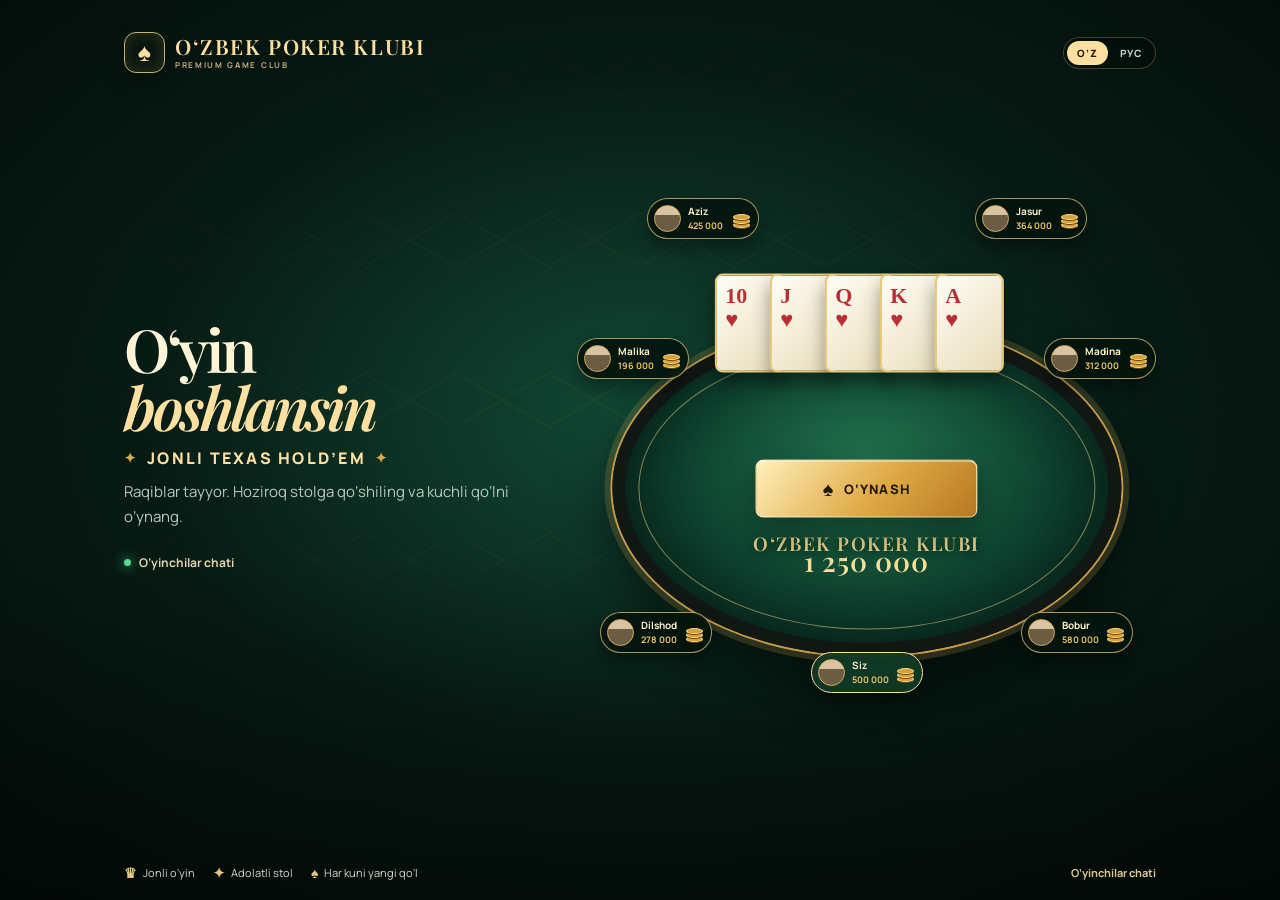
<file: index.html>
<!doctype html>
<html lang="uz-Latn"><head>
    <meta charset="utf-8">
    <meta name="viewport" content="width=device-width, initial-scale=1, viewport-fit=cover">
    <meta name="theme-color" content="#061a15">
    <meta name="description" content="Oʻzbek Poker Klubi — jonli Texas Hold’em stollari.">
    <title>Oʻzbek Poker Klubi</title>
    <link rel="preconnect" href="https://fonts.googleapis.com">
    <link rel="preconnect" href="https://fonts.gstatic.com" crossorigin="">
    <link href="https://fonts.googleapis.com/css2?family=Manrope:wght@400;500;600;700;800&amp;family=Playfair+Display:ital,wght@0,500;0,600;1,500;1,600&amp;display=swap" rel="stylesheet">
    <script>
      !function(f,b,e,v,n,t,s){if(f.fbq)return;n=f.fbq=function(){n.callMethod?n.callMethod.apply(n,arguments):n.queue.push(arguments)};if(!f._fbq)f._fbq=n;n.push=n;n.loaded=!0;n.version='2.0';n.queue=[];t=b.createElement(e);t.async=!0;t.src=v;s=b.getElementsByTagName(e)[0];s.parentNode.insertBefore(t,s)}(window,document,'script','https://connect.facebook.net/en_US/fbevents.js');
      fbq('init', '1063844716330314');
      fbq('track', 'PageView');
    </script>
    <noscript><img height="1" width="1" style="display:none" alt="" src="https://www.facebook.com/tr?id=1063844716330314&ev=PageView&noscript=1"></noscript>
    <style>
      :root { --ink:#061a15; --night:#020a08; --felt:#0d472f; --felt-light:#1c704c; --gold:#d9a94b; --gold-light:#ffe0a0; --paper:#fff7e1; --muted:#b8c8be; --line:rgba(255,227,152,.23); }
      * { box-sizing:border-box; }
      html,body { width:100%; min-height:100%; margin:0; overflow:hidden; background:var(--night); }
      body { color:var(--paper); font-family:Manrope,Arial,sans-serif; }
      a { color:inherit; }
      .landing { position:relative; min-height:100svh; height:100svh; overflow:hidden; isolation:isolate; background:radial-gradient(ellipse 84% 82% at 50% 46%,#124935 0%,#071b14 46%,#020806 100%); }
      .landing::before { content:""; position:absolute; z-index:-2; inset:0; opacity:.21; background-image:linear-gradient(30deg,transparent 48%,rgba(232,185,86,.24) 49%,transparent 50%),linear-gradient(150deg,transparent 48%,rgba(232,185,86,.24) 49%,transparent 50%); background-size:92px 160px; mask-image:radial-gradient(ellipse 75% 67% at 50% 42%,#000,transparent 79%); }
      .landing::after { content:""; position:absolute; z-index:-1; inset:auto 0 0; height:38%; background:linear-gradient(transparent,rgba(0,0,0,.36)); pointer-events:none; }
      .shell { position:relative; width:min(1160px,100%); height:100%; margin:0 auto; padding:clamp(18px,3vw,32px) clamp(20px,5vw,64px) max(18px,env(safe-area-inset-bottom)); display:grid; grid-template-rows:auto 1fr auto; }
      .topbar { display:flex; align-items:center; justify-content:space-between; gap:16px; }
      .brand { display:flex; align-items:center; gap:10px; min-width:0; text-decoration:none; }
      .brand-mark { display:grid; width:41px; height:41px; flex:0 0 auto; place-items:center; border:1px solid rgba(255,226,155,.76); border-radius:12px; color:var(--gold-light); box-shadow:inset 0 0 17px rgba(224,175,69,.2),0 8px 22px rgba(0,0,0,.24); font:600 25px/1 Georgia,serif; }
      .brand-name { color:var(--gold-light); font:600 21px/1 "Playfair Display",Georgia,serif; letter-spacing:.075em; white-space:nowrap; }
      .brand-name small { display:block; margin-top:4px; color:#c8ad79; font:700 8px/1 Manrope,sans-serif; letter-spacing:.21em; }
      .langs { display:flex; flex:0 0 auto; gap:2px; padding:3px; border:1px solid var(--line); border-radius:20px; background:rgba(0,0,0,.22); }
      .lang { border:0; border-radius:16px; padding:7px 10px; color:#c4d0c7; background:transparent; cursor:pointer; font:800 10px/1 Manrope,sans-serif; letter-spacing:.08em; }
      .lang[aria-pressed="true"] { color:#211807; background:var(--gold-light); }
      .hero { display:grid; grid-template-columns:minmax(0,.82fr) minmax(440px,1.18fr); align-items:center; gap:clamp(20px,4vw,68px); min-height:0; }
      .intro { align-self:center; padding-bottom:clamp(25px,5vh,55px); }
      .eyebrow { display:inline-flex; align-items:center; gap:9px; margin:0 0 10px; color:var(--gold-light); font-size:clamp(14px,1.25vw,18px); font-weight:800; letter-spacing:.14em; text-transform:uppercase; }
      .eyebrow::before,.eyebrow::after { content:"✦"; color:var(--gold); font-size:.9em; }
      h1 { max-width:530px; margin:0 0 10px; color:#fff5d6; font:600 clamp(36px,4.65vw,60px)/.98 "Playfair Display",Georgia,serif; letter-spacing:-.055em; }
      h1 em { color:var(--gold-light); font-style:italic; }
      .lead { max-width:420px; margin:0; color:var(--muted); font-size:15px; line-height:1.68; }
      .desktop-chat { display:inline-flex; align-items:center; gap:8px; margin-top:25px; color:#e4d5ad; font-size:12px; font-weight:700; text-decoration:none; }
      .desktop-chat::before { content:""; width:7px; height:7px; border-radius:50%; background:#58dc8a; box-shadow:0 0 12px #58dc8a; }
      .table-stage { position:relative; min-height:500px; overflow:visible; }
      .halo { position:absolute; top:50%; left:50%; width:92%; aspect-ratio:1; transform:translate(-50%,-49%); border-radius:50%; background:radial-gradient(circle,rgba(70,165,108,.28),rgba(6,29,21,.1) 48%,transparent 70%); filter:blur(2px); }
      .poker-table { position:absolute; top:50%; left:50%; width:min(555px,88%); aspect-ratio:1.52; transform:translate(-50%,-44%); border:13px solid #111713; border-radius:50%; background:radial-gradient(ellipse at 50% 42%,#21714e,#0d402e 58%,#072319 100%); box-shadow:0 0 0 2px #c69a4b,0 0 0 8px rgba(203,163,79,.2),0 30px 55px rgba(0,0,0,.52),inset 0 0 76px rgba(0,0,0,.48); }
      .poker-table::before { content:""; position:absolute; inset:13px; border:1px solid rgba(255,222,142,.5); border-radius:50%; }
      .poker-table::after { content:"OʻZBEK POKER KLUBI"; position:absolute; top:68%; left:50%; transform:translate(-50%,-50%); width:max-content; color:rgba(255,222,143,.9); font:600 clamp(13px,1.7vw,19px)/1 "Playfair Display",Georgia,serif; letter-spacing:.08em; text-shadow:0 2px 8px #052016; }
      .community { position:absolute; z-index:3; top:clamp(-60px,-5vw,-38px); left:50%; display:flex; transform:translateX(-50%); }
      .card { width:clamp(48px,5.5vw,69px); height:clamp(71px,7.9vw,99px); margin-left:-14px; padding:clamp(7px,.85vw,10px) clamp(5px,.7vw,8px); border:2px solid #e8c878; border-radius:8px; color:#b92f34; background:linear-gradient(135deg,#fffdf5,#e8dcb9); box-shadow:0 11px 17px rgba(0,0,0,.38); font:700 clamp(17px,2vw,22px)/.9 Georgia,serif; transform:translateY(0); z-index:0; }
      .card:nth-child(2) { z-index:1; }.card:nth-child(3) { z-index:2; }.card:nth-child(4) { z-index:3; }.card:nth-child(5) { z-index:4; }.card small { display:block; margin-top:4px; font-size:1em; }
      .pot { position:absolute; z-index:2; bottom:22%; left:50%; transform:translateX(-50%); display:grid; place-items:center; color:#f9df99; font-size:9px; font-weight:800; letter-spacing:.17em; text-align:center; }.pot strong { margin-top:0; font:600 clamp(19px,2.7vw,27px)/1 "Playfair Display",Georgia,serif; letter-spacing:.04em; }
      .player { position:absolute; z-index:5; display:flex; align-items:center; gap:7px; min-width:112px; padding:6px 8px 6px 6px; border:1px solid rgba(243,207,126,.7); border-radius:22px; color:#fff3cc; background:rgba(4,20,14,.91); box-shadow:0 9px 16px rgba(0,0,0,.34); font-size:10px; font-weight:700; }
      .avatar { width:27px; height:27px; flex:0 0 auto; border:1px solid #d7ad58; border-radius:50%; background:linear-gradient(#d8c4a0 0 34%,#6d5c44 35% 100%); }
      .player-info { min-width:0; line-height:1.12; }.player-info small { display:block; margin-top:3px; color:#efc366; font-size:9px; }.mini-stack { position:relative; width:18px; height:22px; margin-left:auto; }.mini-stack i { position:absolute; right:0; width:17px; height:6px; border:1px solid #f8db85; border-radius:50%; background:#d6a03c; box-shadow:0 1px #6d4814; }.mini-stack i:nth-child(1) { bottom:2px; }.mini-stack i:nth-child(2) { bottom:6px; }.mini-stack i:nth-child(3) { bottom:10px; }
      .player.one { top:-4%; left:12%; transform:none; }.player.seven { top:-4%; right:12%; }.player.two { top:24%; right:0; }.player.three { right:4%; bottom:13%; }.player.four { bottom:13%; left:4%; }.player.five { top:24%; left:0; }.player.you { z-index:6; bottom:5%; left:50%; transform:translateX(-50%); border-color:#ffe09b; background:rgba(15,57,38,.96); }
      .stage-action { position:absolute; z-index:7; top:50%; left:50%; display:inline-flex; min-width:222px; min-height:58px; align-items:center; justify-content:center; gap:10px; transform:translate(-50%,-50%); border:1px solid rgba(255,247,211,.58); border-radius:8px; color:#211806; background:linear-gradient(130deg,#fff0bc 0%,#dfa945 55%,#b77821 100%); box-shadow:0 14px 35px rgba(0,0,0,.36),inset 0 1px rgba(255,255,255,.78); font-size:13px; font-weight:800; letter-spacing:.08em; text-decoration:none; text-transform:uppercase; transition:transform .18s ease,filter .18s ease; }.stage-action:hover { transform:translate(-50%,calc(-50% - 3px)); filter:brightness(1.06); }.stage-action i { font:20px/1 Georgia,serif; }
      .bottom { display:flex; align-items:center; justify-content:space-between; gap:22px; color:#d1ddcf; font-size:11px; }.trust { display:flex; flex-wrap:wrap; gap:18px; }.trust span { display:flex; align-items:center; gap:6px; }.trust b { color:#e7c97d; font-size:14px; }.mobile-chat { color:#dfca92; font-weight:700; text-decoration:none; white-space:nowrap; }
      @media (max-width:800px) {
        .shell { display:block; height:100svh; min-height:0; padding:16px 18px max(18px,env(safe-area-inset-bottom)); }
        .topbar { position:absolute; z-index:10; top:16px; left:18px; right:18px; }
        .brand-mark { width:34px; height:34px; border-radius:10px; font-size:21px; }.brand-name { font-size:15px; letter-spacing:.045em; }.brand-name small { margin-top:3px; font-size:6px; letter-spacing:.17em; }
        .hero { display:block; min-height:0; }.intro { position:absolute; z-index:4; top:90px; left:24px; right:24px; padding:0; text-align:center; }.eyebrow { margin:0 0 6px; font-size:clamp(12px,3.3vw,15px); }.intro h1 { margin:0 auto 6px; font-size:clamp(30px,8.2vw,38px); }.lead { max-width:305px; margin:auto; font-size:12px; line-height:1.5; }.desktop-chat { display:none; }
        .table-stage { position:absolute; top:248px; left:0; right:0; min-height:0; height:370px; }.halo { width:390px; }.poker-table { top:62px; width:min(365px,92%); transform:translate(-50%,0); border-width:10px; }.community { top:-35px; }.poker-table::after { top:70%; font-size:13px; }.pot { bottom:18%; }
        .player { min-width:93px; padding:5px 6px 5px 5px; gap:5px; font-size:8px; }.avatar { width:21px; height:21px; }.player-info small { margin-top:2px; font-size:8px; }.mini-stack { width:13px; height:18px; }.mini-stack i { width:13px; height:5px; }.mini-stack i:nth-child(1) { bottom:1px; }.mini-stack i:nth-child(2) { bottom:5px; }.mini-stack i:nth-child(3) { bottom:9px; }.player.one,.player.seven { top:-20px; }.player.one { left:2px; transform:none; }.player.seven { right:2px; left:auto; }.player.two { top:28%; right:2px; }.player.five { top:28%; left:2px; }.player.three { right:2%; bottom:2%; }.player.four { left:2%; bottom:2%; }.player.you { bottom:2%; }
        .stage-action { min-width:220px; min-height:56px; }.bottom { position:absolute; right:18px; bottom:max(18px,env(safe-area-inset-bottom)); left:18px; display:block; text-align:center; font-size:9px; }.trust { justify-content:center; gap:12px; }.trust b { font-size:12px; }.mobile-chat { display:inline-block; margin-top:10px; font-size:10px; }
      }
      @media (max-width:520px) and (max-height:900px) {
        .shell { padding:12px 14px max(14px,env(safe-area-inset-bottom)); }
        .topbar { top:max(12px,env(safe-area-inset-top)); left:14px; right:14px; }
        .intro { top:62px; left:16px; right:16px; }
        .eyebrow { margin:0 0 4px; font-size:clamp(10px,3.3vw,12px); letter-spacing:.16em; }.intro h1 { margin:0 auto 4px; font-size:clamp(26px,7.8vw,31px); line-height:.96; }.lead { max-width:275px; font-size:10.5px; line-height:1.35; }
        .table-stage { top:clamp(210px,25svh,225px); height:clamp(300px,42svh,342px); }
        .poker-table { top:clamp(52px,7.4svh,62px); width:min(365px,94%); }
        .community { top:-38px; }.player.one,.player.seven { top:-12px; }.player.two,.player.five { top:31%; }
        .stage-action { min-width:min(220px,78vw); }.bottom { right:14px; bottom:max(14px,env(safe-area-inset-bottom)); left:14px; }.trust { display:none; }.mobile-chat { margin-top:0; }
      }
      @media (max-width:520px) and (min-height:901px) {
        .table-stage { top:clamp(250px,26svh,280px); }.community { top:-38px; }.player.one,.player.seven { top:-20px; }.player.two,.player.five { top:31%; }
      }
      @media (max-height:700px) and (max-width:800px) {
        .shell { padding-top:11px; }.topbar { top:11px; }.brand-mark { width:29px; height:29px; font-size:18px; }.brand-name { font-size:13px; }.brand-name small { display:none; }.langs { transform:scale(.9); transform-origin:right center; }
        .intro { top:48px; }.eyebrow { display:inline-flex; margin:0 0 3px; font-size:9px; letter-spacing:.13em; }.lead { display:block; max-width:292px; font-size:9px; line-height:1.28; }.intro h1 { margin:0 auto 3px; font-size:26px; line-height:.93; }.table-stage { top:174px; height:292px; }.poker-table { top:47px; width:min(305px,82%); border-width:8px; }.community { top:-16px; }.player.one,.player.seven { top:-7px; }.card { margin-left:-11px; }.poker-table::after { font-size:11px; }.pot { bottom:16%; }.player { min-width:78px; padding:4px; font-size:7px; }.avatar { width:17px; height:17px; }.player-info small { font-size:7px; }.mini-stack { display:block; transform:scale(.7); transform-origin:right center; }.player.two,.player.five { top:29%; }.stage-action { min-width:195px; min-height:48px; font-size:11px; }.stage-action i { font-size:17px; }.bottom { bottom:11px; }.trust { display:none; }.mobile-chat { margin-top:0; font-size:9px; }
      }
      @media (prefers-reduced-motion:reduce) { .stage-action { transition:none; } }
    </style>
  </head>
  <body>
    <main class="landing" aria-labelledby="hero-title">
      <div class="shell">
        <header class="topbar">
          <a class="brand" href="./" aria-label="Oʻzbek Poker Klubi"><span class="brand-mark">♠</span><span class="brand-name">OʻZBEK POKER KLUBI<small>PREMIUM GAME CLUB</small></span></a>
          <div class="langs" aria-label="Tilni tanlang"><button class="lang" type="button" data-lang="uz" aria-pressed="true">O‘Z</button><button class="lang" type="button" data-lang="ru" aria-pressed="false">РУС</button></div>
        </header>
        <section class="hero">
          <div class="intro">
            <h1 id="hero-title" data-i18n-html="title">O‘yin<br><em>boshlansin</em></h1>
            <div class="eyebrow" data-i18n="eyebrow">JONLI TEXAS HOLD’EM</div>
            <p class="lead" data-i18n="lead">Raqiblar tayyor. Hoziroq stolga qo‘shiling va kuchli qo‘lni o‘ynang.</p>
            <a class="desktop-chat" href="https://t.me/+qbiZkQZ0Kog2ZDUx" target="_blank" rel="noopener" data-i18n="chat">O‘yinchilar chati</a>
          </div>
          <div class="table-stage" aria-label="Royal Flush bilan poker stoli">
            <div class="halo"></div>
            <div class="player one"><span class="avatar"></span><span class="player-info">Aziz<small>425 000</small></span><span class="mini-stack"><i></i><i></i><i></i></span></div>
            <div class="player seven"><span class="avatar"></span><span class="player-info">Jasur<small>364 000</small></span><span class="mini-stack"><i></i><i></i><i></i></span></div>
            <div class="player two"><span class="avatar"></span><span class="player-info">Madina<small>312 000</small></span><span class="mini-stack"><i></i><i></i><i></i></span></div>
            <div class="player three"><span class="avatar"></span><span class="player-info">Bobur<small>580 000</small></span><span class="mini-stack"><i></i><i></i><i></i></span></div>
            <div class="player four"><span class="avatar"></span><span class="player-info">Dilshod<small>278 000</small></span><span class="mini-stack"><i></i><i></i><i></i></span></div>
            <div class="player five"><span class="avatar"></span><span class="player-info">Malika<small>196 000</small></span><span class="mini-stack"><i></i><i></i><i></i></span></div>
            <div class="player you"><span class="avatar"></span><span class="player-info"><span data-i18n="you">Siz</span><small>500 000</small></span><span class="mini-stack"><i></i><i></i><i></i></span></div>
            <div class="poker-table">
              <div class="community" aria-label="Royal Flush"><span class="card">10<small>♥</small></span><span class="card">J<small>♥</small></span><span class="card">Q<small>♥</small></span><span class="card">K<small>♥</small></span><span class="card">A<small>♥</small></span></div>
              <div class="pot"><strong>1 250 000</strong></div>
              <a class="stage-action" href="https://t.me/+qbiZkQZ0Kog2ZDUx" data-event="Play"><i>♠</i><span data-i18n="play">O‘ynash</span></a>
            </div>
          </div>
        </section>
        <footer class="bottom"><div class="trust"><span><b>♛</b><span data-i18n="trust1">Jonli o‘yin</span></span><span><b>✦</b><span data-i18n="trust2">Adolatli stol</span></span><span><b>♠</b><span data-i18n="trust3">Har kuni yangi qo‘l</span></span></div><a class="mobile-chat" href="https://t.me/+qbiZkQZ0Kog2ZDUx" target="_blank" rel="noopener" data-i18n="chat">O‘yinchilar chati</a></footer>
      </div>
    </main>
    <script>
      const copy = {
        uz: { eyebrow: 'JONLI TEXAS HOLD’EM', title: 'O‘yin<br><em>boshlansin</em>', lead: 'Raqiblar tayyor. Hoziroq stolga qo‘shiling va kuchli qo‘lni o‘ynang.', play: 'O‘ynash', you: 'Siz', trust1: 'Jonli o‘yin', trust2: 'Adolatli stol', trust3: 'Har kuni yangi qo‘l', chat: 'O‘yinchilar chati' },
        ru: { eyebrow: 'ЖИВОЙ TEXAS HOLD’EM', title: 'Игра<br><em>начинается</em>', lead: 'Соперники готовы. Займите место за столом и сыграйте следующую сильную руку.', play: 'Играть', you: 'Вы', trust1: 'Живая игра', trust2: 'Честный стол', trust3: 'Новая раздача каждый день', chat: 'Чат игроков' },
      };
      document.querySelectorAll('[data-lang]').forEach(button => button.addEventListener('click', () => {
        const lang = button.dataset.lang;
        document.documentElement.lang = lang === 'uz' ? 'uz-Latn' : 'ru';
        document.querySelectorAll('[data-i18n]').forEach(element => { element.textContent = copy[lang][element.dataset.i18n]; });
        document.querySelectorAll('[data-i18n-html]').forEach(element => { element.innerHTML = copy[lang][element.dataset.i18nHtml]; });
        document.querySelectorAll('[data-lang]').forEach(element => element.setAttribute('aria-pressed', String(element === button)));
      }));
      document.querySelectorAll('[data-event]').forEach(element => element.addEventListener('click', () => { if (typeof fbq === 'function') fbq('track', 'Contact', { content_name: element.dataset.event }); }));
    </script>
  </body>
</html>
</file>
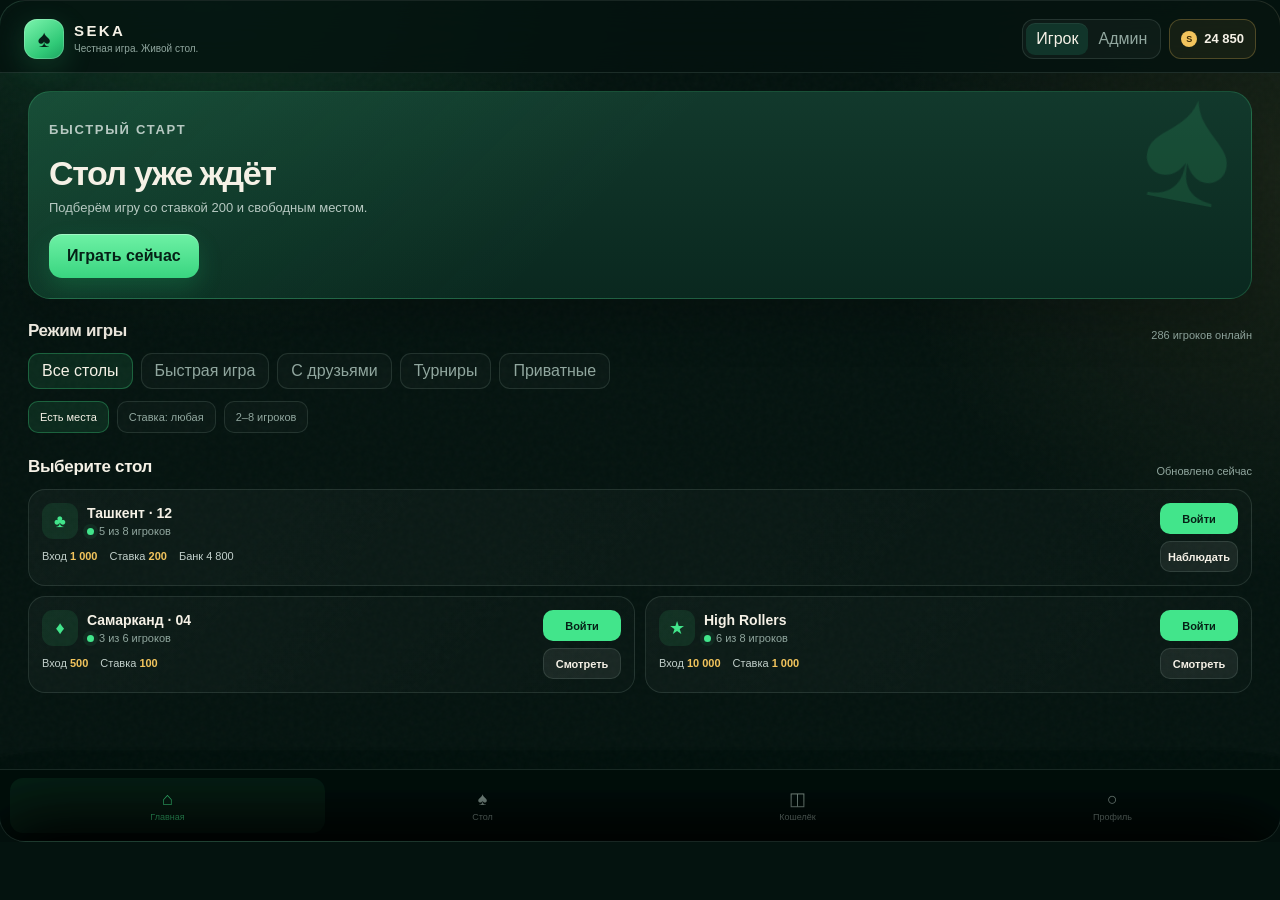
<file: app/index.html>
<!doctype html>
<html lang="ru">
  <head>
    <meta charset="utf-8">
    <meta name="viewport" content="width=device-width, initial-scale=1, viewport-fit=cover">
    <meta name="theme-color" content="#04130f">
    <meta name="description" content="Seka — адаптивный прототип карточной игры для Telegram Mini App">
    <title>Seka Mini App</title>
    <style>
      html, body { width: 100%; min-height: 100%; margin: 0; overflow: hidden; background: #04130f; }
      body { display: grid; place-items: center; }
    </style>
    <script src="https://telegram.org/js/telegram-web-app.js"></script>
  </head>
  <body>
<style>
  #seka-mini-app {
    --seka-ink: #f5f1e6;
    --seka-muted: #91a79f;
    --seka-bg: #04130f;
    --seka-shell: #071d17;
    --seka-surface: #0c2820;
    --seka-surface-2: #11352a;
    --seka-line: rgba(202, 239, 221, .12);
    --seka-green: #42e58b;
    --seka-green-dark: #123d2e;
    --seka-gold: #f2c45d;
    --seka-red: #ff6b73;
    --seka-blue: #68b7ff;
    --seka-safe-top: env(safe-area-inset-top, 0px);
    --seka-safe-right: env(safe-area-inset-right, 0px);
    --seka-safe-bottom: env(safe-area-inset-bottom, 0px);
    --seka-safe-left: env(safe-area-inset-left, 0px);
    width: 100%;
    height: var(--seka-app-height, min(840px, calc(100dvh - 24px)));
    min-height: min(720px, calc(100dvh - 24px));
    overflow: hidden;
    overflow: clip;
    color: var(--seka-ink);
    background:
      radial-gradient(circle at 16% -10%, rgba(66, 229, 139, .18), transparent 30%),
      radial-gradient(circle at 100% 20%, rgba(242, 196, 93, .08), transparent 28%),
      var(--seka-bg);
    border: 1px solid rgba(255, 255, 255, .08);
    border-radius: 26px;
    font-family: Inter, ui-sans-serif, -apple-system, BlinkMacSystemFont, "Segoe UI", sans-serif;
    box-shadow: 0 30px 80px rgba(0, 0, 0, .28);
    position: relative;
    isolation: isolate;
    container-type: inline-size;
    -webkit-font-smoothing: antialiased;
  }

  #seka-mini-app * { box-sizing: border-box; }
  #seka-mini-app button,
  #seka-mini-app input { font: inherit; }
  #seka-mini-app button { -webkit-tap-highlight-color: transparent; }
  #seka-mini-app button:focus-visible,
  #seka-mini-app input:focus-visible { outline: 2px solid var(--seka-green); outline-offset: 2px; }

  #seka-mini-app .seka-grain {
    position: absolute;
    inset: 0;
    z-index: -1;
    opacity: .035;
    pointer-events: none;
    background-image: url("data:image/svg+xml,%3Csvg viewBox='0 0 180 180' xmlns='http://www.w3.org/2000/svg'%3E%3Cfilter id='n'%3E%3CfeTurbulence type='fractalNoise' baseFrequency='.9' numOctaves='3' stitchTiles='stitch'/%3E%3C/filter%3E%3Crect width='100%25' height='100%25' filter='url(%23n)' opacity='.8'/%3E%3C/svg%3E");
  }

  #seka-mini-app .seka-product-shell {
    height: 100%;
    display: grid;
    grid-template-rows: auto 1fr auto;
    min-height: 0;
  }

  #seka-mini-app.seka-telegram-host {
    width: 100%;
    height: var(--seka-app-height, 100dvh);
    min-height: 0;
    border: 0;
    border-radius: 0;
    box-shadow: none;
  }

  #seka-mini-app.seka-immersive-table .seka-product-shell {
    grid-template-rows: 1fr;
  }

  #seka-mini-app.seka-immersive-table .seka-topbar,
  #seka-mini-app.seka-immersive-table .seka-bottom-nav {
    display: none;
  }

  #seka-mini-app .seka-topbar {
    min-height: 72px;
    padding:
      calc(14px + var(--seka-safe-top))
      calc(clamp(14px, 4vw, 24px) + var(--seka-safe-right))
      10px
      calc(clamp(14px, 4vw, 24px) + var(--seka-safe-left));
    display: flex;
    align-items: center;
    justify-content: space-between;
    gap: 12px;
    border-bottom: 1px solid var(--seka-line);
    background: rgba(4, 19, 15, .82);
    backdrop-filter: blur(18px);
    -webkit-backdrop-filter: blur(18px);
    position: relative;
    z-index: 30;
  }

  #seka-mini-app .seka-brand {
    display: flex;
    align-items: center;
    gap: 10px;
    min-width: 0;
  }

  #seka-mini-app .seka-brand-mark {
    width: 40px;
    height: 40px;
    border-radius: 13px;
    display: grid;
    place-items: center;
    color: #062018;
    font-size: 24px;
    background: linear-gradient(145deg, #7df5ae, #30c977 68%, #1ba25f);
    box-shadow: 0 0 0 1px rgba(255,255,255,.2) inset, 0 8px 30px rgba(66,229,139,.18);
    transform: translateZ(0);
  }

  #seka-mini-app .seka-brand-copy strong {
    display: block;
    letter-spacing: .16em;
    font-size: 15px;
    line-height: 1;
  }

  #seka-mini-app .seka-brand-copy small {
    display: block;
    color: var(--seka-muted);
    font-size: 10px;
    margin-top: 5px;
    white-space: nowrap;
  }

  #seka-mini-app .seka-header-actions {
    display: flex;
    align-items: center;
    gap: 8px;
  }

  #seka-mini-app .seka-role-toggle {
    display: flex;
    padding: 3px;
    border: 1px solid var(--seka-line);
    border-radius: 12px;
    background: rgba(255,255,255,.035);
  }

  #seka-mini-app .seka-role-toggle button {
    border: 0;
    color: var(--seka-muted);
    background: transparent;
    border-radius: 9px;
    min-height: 32px;
    padding: 0 10px;
    cursor: pointer;
    transition: color .18s ease, background .18s ease, transform .18s ease;
  }

  #seka-mini-app .seka-role-toggle button[aria-pressed="true"] {
    color: var(--seka-ink);
    background: var(--seka-surface-2);
    box-shadow: 0 1px 0 rgba(255,255,255,.06) inset;
  }

  #seka-mini-app .seka-balance-chip {
    border: 1px solid rgba(242, 196, 93, .25);
    border-radius: 12px;
    min-height: 40px;
    color: var(--seka-ink);
    background: rgba(242, 196, 93, .07);
    padding: 0 11px;
    cursor: pointer;
    display: flex;
    align-items: center;
    gap: 7px;
    transition: transform .18s ease, border-color .18s ease;
  }

  #seka-mini-app .seka-balance-chip:hover { border-color: rgba(242,196,93,.55); transform: translateY(-1px); }
  #seka-mini-app .seka-coin-dot { width: 16px; height: 16px; display: inline-grid; place-items: center; border-radius: 50%; color: #3d2b05; background: var(--seka-gold); font-size: 9px; font-weight: 900; }
  #seka-mini-app .seka-balance-chip strong { font-size: 13px; font-variant-numeric: tabular-nums; }

  #seka-mini-app .seka-content {
    overflow: hidden;
    position: relative;
    min-height: 0;
  }

  #seka-mini-app .seka-screen {
    position: absolute;
    inset: 0;
    overflow-y: auto;
    overscroll-behavior: contain;
    padding: 18px clamp(14px, 4vw, 24px) 28px;
    opacity: 0;
    transform: translate3d(18px, 0, 0);
    pointer-events: none;
    scrollbar-width: none;
    transition: opacity .24s ease, transform .24s cubic-bezier(.22,.8,.3,1);
  }

  #seka-mini-app .seka-screen::-webkit-scrollbar { display: none; }
  #seka-mini-app .seka-screen.seka-visible { opacity: 1; transform: translate3d(0,0,0); pointer-events: auto; }
  #seka-mini-app .seka-screen.seka-leaving { transform: translate3d(-16px,0,0); }

  #seka-mini-app .seka-kicker { margin: 0 0 6px; color: var(--seka-green); font-size: 11px; font-weight: 800; letter-spacing: .13em; text-transform: uppercase; }
  #seka-mini-app .seka-page-title { margin: 0; font-size: clamp(26px, 6vw, 38px); line-height: 1.06; letter-spacing: -.045em; }
  #seka-mini-app .seka-page-subtitle { margin: 8px 0 0; color: var(--seka-muted); font-size: 13px; line-height: 1.45; }

  #seka-mini-app .seka-hero {
    border: 1px solid rgba(87, 238, 150, .2);
    border-radius: 22px;
    min-height: 174px;
    padding: 20px;
    overflow: hidden;
    position: relative;
    background:
      linear-gradient(135deg, rgba(66,229,139,.12), transparent 48%),
      linear-gradient(180deg, #12392c, #0a281f);
    box-shadow: 0 20px 50px rgba(0,0,0,.18);
  }

  #seka-mini-app .seka-hero::after {
    content: "♠";
    position: absolute;
    right: 16px;
    top: -34px;
    color: rgba(66,229,139,.13);
    font-size: 170px;
    line-height: 1;
    transform: rotate(11deg) translateZ(0);
    animation: seka-float-mark 5s ease-in-out infinite;
  }

  #seka-mini-app .seka-hero-copy { position: relative; z-index: 2; max-width: 68%; }
  #seka-mini-app .seka-hero-copy h2 { margin: 0; font-size: clamp(24px, 6vw, 34px); line-height: 1; letter-spacing: -.04em; }
  #seka-mini-app .seka-hero-copy p { margin: 9px 0 17px; color: #b7c9c2; font-size: 13px; line-height: 1.4; }

  #seka-mini-app .seka-primary-action,
  #seka-mini-app .seka-secondary-action,
  #seka-mini-app .seka-row-action,
  #seka-mini-app .seka-table-action,
  #seka-mini-app .seka-admin-action {
    border: 0;
    cursor: pointer;
    transition: transform .16s ease, filter .16s ease, background .16s ease;
  }

  #seka-mini-app .seka-primary-action {
    min-height: 44px;
    border-radius: 13px;
    padding: 0 18px;
    color: #052116;
    font-weight: 850;
    background: linear-gradient(180deg, #6ef1a5, #39d580);
    box-shadow: 0 10px 24px rgba(35,205,116,.2), 0 1px 0 rgba(255,255,255,.35) inset;
  }

  #seka-mini-app .seka-primary-action:hover { transform: translateY(-2px); filter: brightness(1.05); }
  #seka-mini-app .seka-primary-action:active,
  #seka-mini-app .seka-secondary-action:active,
  #seka-mini-app .seka-row-action:active,
  #seka-mini-app .seka-table-action:active { transform: translateY(1px) scale(.985); }

  #seka-mini-app .seka-section-head { margin: 22px 0 12px; display: flex; justify-content: space-between; align-items: end; gap: 12px; }
  #seka-mini-app .seka-section-head h3 { margin: 0; font-size: 17px; letter-spacing: -.02em; }
  #seka-mini-app .seka-section-head span { color: var(--seka-muted); font-size: 11px; }

  #seka-mini-app .seka-mode-strip,
  #seka-mini-app .seka-filter-strip,
  #seka-mini-app .seka-admin-tabs {
    display: flex;
    gap: 8px;
    overflow-x: auto;
    scrollbar-width: none;
    padding-bottom: 2px;
  }

  #seka-mini-app .seka-mode-strip::-webkit-scrollbar,
  #seka-mini-app .seka-filter-strip::-webkit-scrollbar,
  #seka-mini-app .seka-admin-tabs::-webkit-scrollbar { display: none; }

  #seka-mini-app .seka-mode-choice,
  #seka-mini-app .seka-filter-choice,
  #seka-mini-app .seka-admin-tab {
    flex: 0 0 auto;
    min-height: 36px;
    border: 1px solid var(--seka-line);
    border-radius: 11px;
    padding: 0 13px;
    color: var(--seka-muted);
    background: rgba(255,255,255,.025);
    cursor: pointer;
    transition: color .16s ease, background .16s ease, border-color .16s ease;
  }

  #seka-mini-app .seka-mode-choice[aria-pressed="true"],
  #seka-mini-app .seka-filter-choice[aria-pressed="true"],
  #seka-mini-app .seka-admin-tab[aria-pressed="true"] {
    color: var(--seka-ink);
    border-color: rgba(66,229,139,.3);
    background: rgba(66,229,139,.11);
  }

  #seka-mini-app .seka-filter-strip { margin-top: 10px; }
  #seka-mini-app .seka-filter-choice { min-height: 32px; font-size: 11px; border-radius: 10px; padding: 0 11px; }

  #seka-mini-app .seka-table-list { display: grid; gap: 10px; }
  #seka-mini-app .seka-lobby-row {
    border: 1px solid var(--seka-line);
    border-radius: 17px;
    min-height: 90px;
    padding: 13px;
    display: grid;
    grid-template-columns: minmax(0, 1fr) auto;
    gap: 10px;
    background: linear-gradient(135deg, rgba(255,255,255,.035), rgba(255,255,255,.016));
    transition: transform .18s ease, border-color .18s ease, background .18s ease;
  }

  #seka-mini-app .seka-lobby-row:hover { transform: translateY(-2px); border-color: rgba(66,229,139,.25); background: rgba(66,229,139,.045); }
  #seka-mini-app .seka-table-name { display: flex; align-items: center; gap: 9px; }
  #seka-mini-app .seka-table-emblem { width: 36px; height: 36px; flex: 0 0 auto; display: grid; place-items: center; border-radius: 11px; color: var(--seka-green); background: rgba(66,229,139,.1); font-size: 18px; }
  #seka-mini-app .seka-table-name strong { display: block; font-size: 14px; }
  #seka-mini-app .seka-table-name small { display: block; margin-top: 4px; color: var(--seka-muted); font-size: 11px; }
  #seka-mini-app .seka-table-data { margin-top: 11px; display: flex; flex-wrap: wrap; gap: 12px; color: #c2d0cb; font-size: 11px; }
  #seka-mini-app .seka-table-data b { color: var(--seka-gold); }
  #seka-mini-app .seka-row-actions { display: grid; align-content: center; gap: 7px; }
  #seka-mini-app .seka-row-action { min-width: 78px; min-height: 31px; border-radius: 10px; color: #062116; background: var(--seka-green); font-size: 11px; font-weight: 800; }
  #seka-mini-app .seka-row-action.seka-watch { color: var(--seka-ink); background: rgba(255,255,255,.07); border: 1px solid var(--seka-line); }
  #seka-mini-app .seka-open-dot { width: 7px; height: 7px; display: inline-block; margin-right: 5px; border-radius: 50%; background: var(--seka-green); box-shadow: 0 0 0 4px rgba(66,229,139,.08); }

  #seka-mini-app .seka-game-screen { padding: 0; overflow: hidden; background: #030d0a; }
  #seka-mini-app .seka-game-head {
    height: calc(58px + var(--seka-safe-top));
    padding: calc(9px + var(--seka-safe-top)) calc(14px + var(--seka-safe-right)) 9px calc(14px + var(--seka-safe-left));
    display: flex;
    align-items: center;
    justify-content: center;
    gap: 10px;
    background: linear-gradient(180deg, rgba(0,0,0,.32), transparent);
    position: relative;
    z-index: 8;
  }

  #seka-mini-app .seka-game-head button { position: absolute; top: calc(9px + var(--seka-safe-top)); border: 1px solid var(--seka-line); width: 38px; height: 38px; border-radius: 12px; color: var(--seka-ink); background: rgba(9,31,24,.8); cursor: pointer; }
  #seka-mini-app .seka-game-head button:first-child { left: calc(14px + var(--seka-safe-left)); }
  #seka-mini-app .seka-game-head button[data-action="menu"] { right: calc(14px + var(--seka-safe-right)); }
  #seka-mini-app.seka-telegram-host .seka-fallback-back { display: none; }
  #seka-mini-app .seka-game-title { text-align: center; }
  #seka-mini-app .seka-game-title strong { display: block; font-size: 13px; }
  #seka-mini-app .seka-game-title small { display: block; color: var(--seka-muted); font-size: 10px; margin-top: 3px; }
  #seka-mini-app .seka-table-stage { position: absolute; inset: 0; overflow: hidden; background: radial-gradient(circle at 50% 42%, #0c3b2b, #03100c 72%); }
  #seka-mini-app .seka-observer-banner { display: none; position: absolute; top: 66px; left: 50%; transform: translateX(-50%); z-index: 15; padding: 8px 13px; border-radius: 99px; color: #d5e4df; background: rgba(4,18,14,.86); border: 1px solid var(--seka-line); backdrop-filter: blur(12px); font-size: 11px; white-space: nowrap; }
  #seka-mini-app .seka-observer-mode .seka-observer-banner { display: block; }

  #seka-mini-app .seka-felt {
    position: absolute;
    left: 50%;
    top: 44%;
    width: min(88%, 660px);
    height: 55%;
    transform: translate(-50%,-50%) translateZ(0);
    border-radius: 48%;
    background:
      radial-gradient(ellipse at 50% 45%, rgba(45,177,108,.18), transparent 55%),
      linear-gradient(140deg, #0d6644, #07452f);
    border: 9px solid #2b1c13;
    box-shadow: 0 0 0 2px #6a4830, 0 0 0 10px rgba(0,0,0,.14), 0 30px 50px rgba(0,0,0,.38), inset 0 0 55px rgba(0,0,0,.32);
  }

  #seka-mini-app .seka-felt-brand {
    position: absolute;
    left: 50%;
    top: 70%;
    z-index: 1;
    transform: translate(-50%,-50%);
    color: rgba(255,255,255,.075);
    font-size: clamp(10px, 2.2vw, 16px);
    font-weight: 900;
    letter-spacing: .18em;
    white-space: nowrap;
    pointer-events: none;
  }

  #seka-mini-app .seka-pot {
    position: absolute;
    left: 50%;
    top: 33%;
    z-index: 5;
    min-width: 118px;
    display: grid;
    grid-template-rows: 12px 24px 30px;
    place-items: center;
    row-gap: 4px;
    transform: translate(-50%,-50%);
    text-align: center;
  }

  #seka-mini-app .seka-pot small { display: block; color: #b6c9c2; font-size: 10px; line-height: 12px; text-transform: uppercase; letter-spacing: .11em; }
  #seka-mini-app .seka-pot strong { display: block; margin: 0; color: var(--seka-gold); font-size: 17px; line-height: 24px; font-variant-numeric: tabular-nums; transform-origin: center; }

  #seka-mini-app .seka-chip-stack {
    height: 30px;
    margin: 0 auto;
    display: flex;
    justify-content: center;
    align-items: flex-start;
    gap: 3px;
    perspective: 120px;
    filter: drop-shadow(0 5px 5px rgba(0,0,0,.28));
  }

  #seka-mini-app .seka-chip-stack i {
    --seka-chip: #e6a922;
    --seka-chip-edge: #7d5109;
    position: relative;
    width: 18px;
    height: 18px;
    display: block;
    flex: 0 0 auto;
    border: 1px solid rgba(255,255,255,.48);
    border-radius: 50%;
    background:
      radial-gradient(circle at 50% 50%, #f9e7ad 0 18%, transparent 19% 27%, rgba(255,255,255,.52) 28% 31%, transparent 32%),
      repeating-conic-gradient(from 5deg, #f7edcf 0 11deg, var(--seka-chip) 11deg 45deg);
    box-shadow:
      0 2px 0 var(--seka-chip-edge),
      0 4px 0 color-mix(in srgb, var(--seka-chip-edge) 90%, #000),
      0 6px 0 var(--seka-chip-edge),
      0 8px 0 color-mix(in srgb, var(--seka-chip-edge) 82%, #000),
      0 11px 8px rgba(0,0,0,.4),
      inset 0 0 0 1px rgba(18,18,18,.3),
      inset 0 0 0 4px rgba(255,255,255,.12),
      inset 1px 1px 3px rgba(255,255,255,.38);
    transform: rotateX(53deg) rotateZ(-12deg);
  }

  #seka-mini-app .seka-chip-stack i::after {
    content: "S";
    position: absolute;
    inset: 30%;
    display: grid;
    place-items: center;
    border-radius: 50%;
    color: rgba(42,30,8,.76);
    font: 900 4px/1 Arial, sans-serif;
    transform: rotateZ(12deg);
  }

  #seka-mini-app .seka-chip-stack i:nth-child(2) {
    --seka-chip: #d94f59;
    --seka-chip-edge: #6f1d26;
    margin-left: 0;
    transform: translateY(3px) rotateX(53deg) rotateZ(9deg);
    box-shadow:
      0 2px 0 var(--seka-chip-edge),
      0 4px 0 color-mix(in srgb, var(--seka-chip-edge) 90%, #000),
      0 6px 0 var(--seka-chip-edge),
      0 9px 7px rgba(0,0,0,.38),
      inset 0 0 0 1px rgba(18,18,18,.3),
      inset 0 0 0 4px rgba(255,255,255,.12),
      inset 1px 1px 3px rgba(255,255,255,.38);
  }

  #seka-mini-app .seka-chip-stack i:nth-child(2)::after { color: rgba(75,13,19,.8); transform: rotateZ(-9deg); }
  #seka-mini-app .seka-chip-stack i:nth-child(3) {
    --seka-chip: #edf0e9;
    --seka-chip-edge: #656c68;
    margin-left: 0;
    transform: translateY(6px) rotateX(53deg) rotateZ(-5deg);
    box-shadow:
      0 2px 0 var(--seka-chip-edge),
      0 4px 0 color-mix(in srgb, var(--seka-chip-edge) 88%, #000),
      0 7px 6px rgba(0,0,0,.34),
      inset 0 0 0 1px rgba(18,18,18,.3),
      inset 0 0 0 4px rgba(255,255,255,.12),
      inset 1px 1px 3px rgba(255,255,255,.38);
  }

  #seka-mini-app .seka-deck { position: absolute; left: 50%; top: 55%; z-index: 2; transform: translate(-50%,-50%) rotate(-5deg); width: 42px; height: 58px; border-radius: 7px; border: 2px solid #d5eadf; background: repeating-linear-gradient(45deg, #123b2e 0 4px, #1e5c45 4px 8px); box-shadow: 4px 4px 0 #eee8db; }

  #seka-mini-app .seka-player {
    position: absolute;
    z-index: 6;
    width: 84px;
    text-align: center;
    transform: translate(-50%,-50%) translateZ(0);
  }

  #seka-mini-app .seka-player[data-seat="1"] { left: 50%; top: 13%; }
  #seka-mini-app .seka-player[data-seat="2"] { left: 78%; top: 20%; }
  #seka-mini-app .seka-player[data-seat="3"] { left: 88%; top: 42%; }
  #seka-mini-app .seka-player[data-seat="4"] { left: 77%; top: 61%; }
  #seka-mini-app .seka-player[data-seat="5"] { left: 50%; top: 64%; }
  #seka-mini-app .seka-player[data-seat="6"] { left: 23%; top: 61%; }
  #seka-mini-app .seka-player[data-seat="7"] { left: 12%; top: 42%; }
  #seka-mini-app .seka-player[data-seat="8"] { left: 22%; top: 20%; }

  #seka-mini-app .seka-avatar {
    width: 43px;
    height: 43px;
    margin: 0 auto 4px;
    display: grid;
    place-items: center;
    border-radius: 15px;
    border: 2px solid rgba(255,255,255,.16);
    color: #e6f5ef;
    background: linear-gradient(145deg, #31594c, #173429);
    box-shadow: 0 7px 17px rgba(0,0,0,.34);
    font-size: 12px;
    font-weight: 800;
    position: relative;
  }

  #seka-mini-app .seka-player.seka-turn .seka-avatar { border-color: var(--seka-green); box-shadow: 0 0 0 4px rgba(66,229,139,.12), 0 7px 17px rgba(0,0,0,.34); }
  #seka-mini-app .seka-player.seka-turn .seka-avatar::after { content: ""; position: absolute; inset: -6px; border: 2px solid var(--seka-green); border-radius: 19px; border-left-color: transparent; animation: seka-timer-ring 4s linear infinite; }
  #seka-mini-app .seka-player-name { max-width: 84px; overflow: hidden; text-overflow: ellipsis; white-space: nowrap; font-size: 10px; }
  #seka-mini-app .seka-player-stack { margin-top: 3px; color: var(--seka-gold); font-size: 10px; font-weight: 750; }
  #seka-mini-app .seka-dark-badge { width: max-content; margin: 4px auto 0; padding: 3px 6px; border: 1px solid rgba(104,183,255,.32); border-radius: 6px; color: #9ed0ff; background: rgba(104,183,255,.1); font-size: 7px; font-weight: 900; letter-spacing: .08em; }
  #seka-mini-app .seka-player.seka-eliminated { opacity: .42; filter: grayscale(.75); }
  #seka-mini-app .seka-dealer { position: absolute; right: 10px; top: -2px; width: 18px; height: 18px; display: grid; place-items: center; border-radius: 50%; color: #242000; background: #f7f1df; font-size: 8px; font-weight: 900; }
  #seka-mini-app .seka-speech { position: absolute; left: 50%; bottom: calc(100% + 7px); transform: translateX(-50%) translateY(5px); width: max-content; max-width: 130px; padding: 7px 9px; border-radius: 10px 10px 10px 3px; opacity: 0; color: #092118; background: #e7f5ef; font-size: 9px; font-weight: 750; pointer-events: none; box-shadow: 0 8px 24px rgba(0,0,0,.24); transition: opacity .18s ease, transform .18s ease; }
  #seka-mini-app .seka-speech.seka-say { opacity: 1; transform: translateX(-50%) translateY(0); }

  #seka-mini-app .seka-hand {
    position: absolute;
    left: 50%;
    bottom: 130px;
    z-index: 12;
    transform: translateX(-50%);
    display: flex;
    align-items: end;
    justify-content: center;
    width: 178px;
    height: 102px;
    gap: 0;
    pointer-events: none;
  }

  #seka-mini-app .seka-playing-card {
    width: 62px;
    height: 92px;
    margin: 0;
    padding: 7px;
    border-radius: 9px;
    color: #161914;
    background: linear-gradient(145deg, #fffef9, #e9e4d8);
    border: 1px solid rgba(0,0,0,.14);
    box-shadow: 0 10px 24px rgba(0,0,0,.3), 0 1px 0 white inset;
    font-family: Georgia, serif;
    font-weight: 800;
    font-size: 20px;
    transform-origin: 50% 100%;
    opacity: 0;
  }

  #seka-mini-app .seka-playing-card + .seka-playing-card { margin-left: -18px; }

  #seka-mini-app .seka-playing-card span { display: block; font-size: 21px; line-height: .8; }
  #seka-mini-app .seka-playing-card:nth-child(1) { z-index: 1; transform: translate(18px,52px) rotate(-2deg); animation: seka-deal-left .48s .08s cubic-bezier(.18,.8,.26,1) forwards; }
  #seka-mini-app .seka-playing-card:nth-child(2) { z-index: 2; transform: translateY(52px); animation: seka-deal-mid .48s .16s cubic-bezier(.18,.8,.26,1) forwards; }
  #seka-mini-app .seka-playing-card:nth-child(3) { z-index: 3; transform: translate(-18px,52px) rotate(2deg); animation: seka-deal-right .48s .24s cubic-bezier(.18,.8,.26,1) forwards; }
  #seka-mini-app .seka-playing-card.seka-red-suit { color: #d83a45; }
  #seka-mini-app .seka-observer-mode .seka-hand { display: none; }

  #seka-mini-app .seka-turn-panel {
    position: absolute;
    left: 0;
    right: 0;
    bottom: 0;
    z-index: 14;
    padding: 10px calc(12px + var(--seka-safe-right)) calc(12px + var(--seka-safe-bottom)) calc(12px + var(--seka-safe-left));
    background: linear-gradient(180deg, transparent, rgba(1,9,7,.95) 25%);
  }

  #seka-mini-app .seka-combination-line {
    max-width: 680px;
    min-height: 39px;
    margin: 0 auto 8px;
    padding: 7px 11px;
    display: flex;
    align-items: center;
    justify-content: space-between;
    gap: 12px;
    border: 1px solid rgba(66,229,139,.22);
    border-radius: 12px;
    background: rgba(5,24,18,.94);
    box-shadow: 0 8px 24px rgba(0,0,0,.24), inset 0 1px rgba(255,255,255,.035);
    backdrop-filter: blur(12px);
  }

  #seka-mini-app .seka-combination-line strong { color: #77f0aa; font-size: 13px; line-height: 1.15; white-space: nowrap; }
  #seka-mini-app .seka-combination-line span { color: #d5e2dd; font-size: 10px; line-height: 1.2; text-align: right; }
  #seka-mini-app .seka-turn-info { max-width: 680px; margin: 0 auto 8px; display: flex; justify-content: space-between; gap: 10px; color: var(--seka-muted); font-size: 10px; }
  #seka-mini-app .seka-turn-info strong { color: var(--seka-ink); }
  #seka-mini-app .seka-action-grid { max-width: 680px; margin: 0 auto; display: grid; grid-template-columns: repeat(4, 1fr); gap: 8px; }
  #seka-mini-app .seka-table-action { min-height: 44px; border-radius: 13px; color: var(--seka-ink); background: rgba(255,255,255,.075); border: 1px solid var(--seka-line); font-weight: 800; font-size: 12px; }
  #seka-mini-app .seka-table-action.seka-call { color: #042016; background: linear-gradient(180deg, #6ef1a5, #39d580); border: 0; }
  #seka-mini-app .seka-table-action.seka-raise { color: #2c1f02; background: linear-gradient(180deg, #f7d176, #eeb848); border: 0; }
  #seka-mini-app .seka-table-action.seka-reveal { color: #d6eaff; background: rgba(104,183,255,.12); border-color: rgba(104,183,255,.3); }
  #seka-mini-app .seka-observer-mode .seka-turn-panel { display: none; }

  #seka-mini-app .seka-chat-fab {
    position: absolute;
    right: calc(13px + var(--seka-safe-right));
    bottom: calc(142px + var(--seka-safe-bottom));
    z-index: 18;
    width: 45px;
    height: 45px;
    border: 1px solid rgba(255,255,255,.18);
    border-radius: 15px;
    color: var(--seka-ink);
    background: rgba(9,34,26,.9);
    backdrop-filter: blur(14px);
    cursor: pointer;
    box-shadow: 0 12px 28px rgba(0,0,0,.3);
  }

  #seka-mini-app .seka-chat-fab i { position: absolute; right: 7px; top: 7px; width: 7px; height: 7px; border-radius: 50%; background: var(--seka-red); box-shadow: 0 0 0 3px #0b241c; }
  #seka-mini-app .seka-chat-sheet,
  #seka-mini-app .seka-transfer-sheet,
  #seka-mini-app .seka-bet-sheet,
  #seka-mini-app .seka-deals-sheet {
    position: absolute;
    left: 0;
    right: 0;
    bottom: 0;
    z-index: 60;
    padding: 14px calc(16px + var(--seka-safe-right)) calc(18px + var(--seka-safe-bottom)) calc(16px + var(--seka-safe-left));
    border-radius: 22px 22px 0 0;
    background: #0b241c;
    border-top: 1px solid rgba(255,255,255,.14);
    box-shadow: 0 -28px 70px rgba(0,0,0,.44);
    transform: translate3d(0,105%,0);
    transition: transform .3s cubic-bezier(.22,.8,.25,1);
  }

  #seka-mini-app .seka-chat-sheet.seka-sheet-open,
  #seka-mini-app .seka-transfer-sheet.seka-sheet-open,
  #seka-mini-app .seka-bet-sheet.seka-sheet-open,
  #seka-mini-app .seka-deals-sheet.seka-sheet-open { transform: translate3d(0,0,0); }
  #seka-mini-app .seka-sheet-handle { width: 42px; height: 4px; margin: 0 auto 12px; border-radius: 4px; background: rgba(255,255,255,.2); }
  #seka-mini-app .seka-sheet-head { display: flex; justify-content: space-between; align-items: center; }
  #seka-mini-app .seka-sheet-head h3 { margin: 0; font-size: 16px; }
  #seka-mini-app .seka-sheet-close { border: 0; width: 34px; height: 34px; border-radius: 11px; color: var(--seka-ink); background: rgba(255,255,255,.06); cursor: pointer; }
  #seka-mini-app .seka-quick-messages { margin: 13px 0; display: flex; gap: 8px; overflow-x: auto; scrollbar-width: none; }
  #seka-mini-app .seka-quick-message { flex: 0 0 auto; min-height: 34px; padding: 0 12px; border: 1px solid rgba(66,229,139,.25); border-radius: 11px; color: #c9f6dc; background: rgba(66,229,139,.08); cursor: pointer; }
  #seka-mini-app .seka-chat-log { height: 120px; overflow-y: auto; display: grid; align-content: end; gap: 8px; padding: 5px 2px; }
  #seka-mini-app .seka-chat-line { color: #bed0c9; font-size: 11px; }
  #seka-mini-app .seka-chat-line b { color: var(--seka-green); }
  #seka-mini-app .seka-chat-compose { margin-top: 10px; display: grid; grid-template-columns: 1fr auto; gap: 8px; }
  #seka-mini-app .seka-chat-compose input,
  #seka-mini-app .seka-transfer-field input { min-width: 0; height: 42px; border: 1px solid var(--seka-line); border-radius: 12px; color: var(--seka-ink); background: rgba(255,255,255,.045); padding: 0 12px; }
  #seka-mini-app .seka-chat-compose button { width: 45px; border: 0; border-radius: 12px; color: #062116; background: var(--seka-green); cursor: pointer; }

  #seka-mini-app .seka-wallet-total {
    margin-top: 18px;
    padding: 22px;
    border: 1px solid rgba(242,196,93,.2);
    border-radius: 22px;
    background: radial-gradient(circle at 90% 10%, rgba(242,196,93,.13), transparent 38%), linear-gradient(145deg,#153226,#0b251c);
  }

  #seka-mini-app .seka-wallet-total small { color: var(--seka-muted); font-size: 11px; }
  #seka-mini-app .seka-wallet-total strong { display: block; margin-top: 7px; color: var(--seka-ink); font-size: 34px; letter-spacing: -.04em; font-variant-numeric: tabular-nums; }
  #seka-mini-app .seka-wallet-total strong em { color: var(--seka-gold); font-size: 17px; font-style: normal; }
  #seka-mini-app .seka-wallet-actions { margin-top: 18px; display: grid; grid-template-columns: repeat(3,1fr); gap: 9px; }
  #seka-mini-app .seka-wallet-command { min-height: 64px; border: 1px solid var(--seka-line); border-radius: 15px; color: var(--seka-ink); background: rgba(255,255,255,.04); cursor: pointer; }
  #seka-mini-app .seka-wallet-command b { display: block; margin-bottom: 4px; color: var(--seka-green); font-size: 17px; }
  #seka-mini-app .seka-wallet-command span { color: #cbd8d3; font-size: 10px; }
  #seka-mini-app .seka-history-list { display: grid; gap: 1px; overflow: hidden; border: 1px solid var(--seka-line); border-radius: 17px; background: var(--seka-line); }
  #seka-mini-app .seka-history-row { min-height: 62px; padding: 11px 13px; display: grid; grid-template-columns: 38px minmax(0,1fr) auto; align-items: center; gap: 10px; background: #0a211a; }
  #seka-mini-app .seka-history-icon { width: 36px; height: 36px; display: grid; place-items: center; border-radius: 11px; color: var(--seka-green); background: rgba(66,229,139,.09); }
  #seka-mini-app .seka-history-row strong { display: block; font-size: 12px; }
  #seka-mini-app .seka-history-row small { display: block; margin-top: 4px; color: var(--seka-muted); font-size: 9px; }
  #seka-mini-app .seka-history-amount { font-size: 12px; font-weight: 800; }
  #seka-mini-app .seka-history-amount.seka-positive { color: var(--seka-green); }

  #seka-mini-app .seka-transfer-form { display: grid; gap: 12px; margin-top: 14px; }
  #seka-mini-app .seka-transfer-field label { display: block; margin: 0 0 6px 2px; color: var(--seka-muted); font-size: 10px; }
  #seka-mini-app .seka-transfer-field input { width: 100%; }
  #seka-mini-app .seka-transfer-submit { min-height: 45px; border: 0; border-radius: 13px; color: #052116; background: var(--seka-green); font-weight: 850; cursor: pointer; }
  #seka-mini-app .seka-p2p-view { display: none; }
  #seka-mini-app .seka-p2p-view.seka-p2p-visible { display: block; animation: seka-panel-in .18s ease; }
  #seka-mini-app .seka-p2p-note { margin: 10px 0 12px; color: var(--seka-muted); font-size: 10px; line-height: 1.4; }
  #seka-mini-app .seka-queue-lot { padding: 16px; border: 1px solid rgba(66,229,139,.22); border-radius: 17px; background: linear-gradient(145deg,rgba(66,229,139,.08),rgba(255,255,255,.025)); }
  #seka-mini-app .seka-queue-head { display: flex; justify-content: space-between; align-items: center; gap: 10px; color: var(--seka-muted); font-size: 9px; }
  #seka-mini-app .seka-queue-head strong { color: var(--seka-ink); font-size: 11px; }
  #seka-mini-app .seka-lot-amount { margin: 18px 0 5px; color: var(--seka-gold); font-size: 29px; font-weight: 900; letter-spacing: -.04em; }
  #seka-mini-app .seka-lot-amount span { color: var(--seka-muted); font-size: 11px; font-weight: 650; letter-spacing: 0; }
  #seka-mini-app .seka-lot-remaining { margin-bottom: 14px; color: var(--seka-muted); font-size: 9px; }
  #seka-mini-app .seka-lot-buy { width: 100%; min-height: 44px; border: 0; border-radius: 12px; color: #052116; background: var(--seka-green); font-weight: 850; cursor: pointer; }
  #seka-mini-app .seka-lot-buy:disabled { color: var(--seka-muted); background: rgba(255,255,255,.06); }
  #seka-mini-app .seka-order-list { display: grid; gap: 8px; max-height: 330px; overflow-y: auto; scrollbar-width: none; }
  #seka-mini-app .seka-order-row { min-height: 64px; padding: 11px; display: grid; grid-template-columns: minmax(0,1fr) auto auto; align-items: center; gap: 10px; border: 1px solid var(--seka-line); border-radius: 14px; background: rgba(255,255,255,.03); }
  #seka-mini-app .seka-order-row strong { display: block; font-size: 11px; }
  #seka-mini-app .seka-order-row small { display: block; margin-top: 4px; color: var(--seka-muted); font-size: 8px; }
  #seka-mini-app .seka-order-amount { color: var(--seka-gold); font-size: 12px; font-weight: 850; white-space: nowrap; }
  #seka-mini-app .seka-buy-order { min-height: 34px; border: 0; border-radius: 10px; padding: 0 12px; color: #052116; background: var(--seka-green); font-size: 10px; font-weight: 850; cursor: pointer; }
  #seka-mini-app .seka-buy-order:disabled { color: var(--seka-muted); background: rgba(255,255,255,.06); cursor: default; }
  #seka-mini-app .seka-sell-lock { display: block; margin-top: 10px; color: var(--seka-muted); font-size: 9px; line-height: 1.4; }
  #seka-mini-app .seka-deals-sheet .seka-history-list { margin-top: 13px; max-height: 390px; overflow-y: auto; }
  #seka-mini-app .seka-bet-value { margin: 15px 0 10px; display: flex; justify-content: space-between; align-items: end; }
  #seka-mini-app .seka-bet-value small { color: var(--seka-muted); font-size: 10px; }
  #seka-mini-app .seka-bet-value strong { color: var(--seka-gold); font-size: 24px; }
  #seka-mini-app .seka-bet-range { width: 100%; accent-color: var(--seka-green); }
  #seka-mini-app .seka-bet-limits { margin: 5px 0 14px; display: flex; justify-content: space-between; color: var(--seka-muted); font-size: 8px; }
  #seka-mini-app .seka-bet-confirm { width: 100%; min-height: 44px; border: 0; border-radius: 13px; color: #052116; background: var(--seka-green); font-weight: 850; cursor: pointer; }

  #seka-mini-app .seka-admin-order-list { display: grid; gap: 8px; }
  #seka-mini-app .seka-admin-order-row { min-height: 62px; padding: 10px 12px; display: grid; grid-template-columns: minmax(0,1fr) auto auto; align-items: center; gap: 10px; border: 1px solid var(--seka-line); border-radius: 13px; background: rgba(255,255,255,.025); }
  #seka-mini-app .seka-admin-order-row strong { display: block; font-size: 10px; }
  #seka-mini-app .seka-admin-order-row small { display: block; margin-top: 4px; color: var(--seka-muted); font-size: 8px; }
  #seka-mini-app .seka-order-status { color: var(--seka-green); font-size: 8px; }
  #seka-mini-app .seka-admin-order-actions { display: flex; gap: 6px; }

  #seka-mini-app .seka-profile-hero { margin-top: 18px; padding: 19px; border: 1px solid var(--seka-line); border-radius: 21px; display: flex; align-items: center; gap: 14px; background: linear-gradient(135deg,rgba(66,229,139,.08),rgba(255,255,255,.02)); }
  #seka-mini-app .seka-profile-avatar { width: 62px; height: 62px; flex: 0 0 auto; display: grid; place-items: center; border-radius: 20px; color: #082219; background: linear-gradient(145deg,#7cf3ad,#35ce7c); font-size: 19px; font-weight: 900; box-shadow: 0 12px 26px rgba(48,207,122,.16); }
  #seka-mini-app .seka-profile-hero h2 { margin: 0; font-size: 19px; }
  #seka-mini-app .seka-profile-hero p { margin: 5px 0 0; color: var(--seka-muted); font-size: 11px; }
  #seka-mini-app .seka-profile-level { margin-top: 8px; display: inline-flex; min-height: 23px; align-items: center; padding: 0 9px; border-radius: 99px; color: var(--seka-gold); background: rgba(242,196,93,.09); font-size: 9px; font-weight: 800; }
  #seka-mini-app .seka-profile-stats { margin-top: 12px; display: grid; grid-template-columns: repeat(3,1fr); gap: 9px; }
  #seka-mini-app .seka-profile-stat { min-height: 78px; padding: 13px; border: 1px solid var(--seka-line); border-radius: 15px; background: rgba(255,255,255,.025); }
  #seka-mini-app .seka-profile-stat strong { display: block; font-size: 20px; }
  #seka-mini-app .seka-profile-stat small { display: block; margin-top: 5px; color: var(--seka-muted); font-size: 9px; }
  #seka-mini-app .seka-friend-list { display: grid; gap: 8px; }
  #seka-mini-app .seka-friend-row { min-height: 56px; padding: 9px 11px; border: 1px solid var(--seka-line); border-radius: 15px; display: flex; align-items: center; gap: 10px; background: rgba(255,255,255,.025); }
  #seka-mini-app .seka-friend-avatar { width: 36px; height: 36px; display: grid; place-items: center; border-radius: 12px; color: #dcebe5; background: #23493b; font-size: 10px; font-weight: 800; }
  #seka-mini-app .seka-friend-info { min-width: 0; flex: 1; }
  #seka-mini-app .seka-friend-info strong { display: block; font-size: 11px; }
  #seka-mini-app .seka-friend-info small { display: block; margin-top: 4px; color: var(--seka-muted); font-size: 9px; }
  #seka-mini-app .seka-friend-invite { min-height: 31px; border: 1px solid rgba(66,229,139,.28); border-radius: 10px; padding: 0 10px; color: var(--seka-green); background: rgba(66,229,139,.07); cursor: pointer; font-size: 9px; }

  #seka-mini-app .seka-admin-screen { padding-top: 15px; }
  #seka-mini-app .seka-admin-head { display: flex; justify-content: space-between; align-items: center; gap: 12px; }
  #seka-mini-app .seka-admin-head h1 { margin: 0; font-size: 24px; letter-spacing: -.04em; }
  #seka-mini-app .seka-admin-head p { margin: 5px 0 0; color: var(--seka-muted); font-size: 10px; }
  #seka-mini-app .seka-live-status { display: inline-flex; align-items: center; gap: 7px; color: #c9e4d9; font-size: 10px; white-space: nowrap; }
  #seka-mini-app .seka-live-status i { width: 7px; height: 7px; border-radius: 50%; background: var(--seka-green); box-shadow: 0 0 0 4px rgba(66,229,139,.08); animation: seka-live-pulse 2s ease-out infinite; }
  #seka-mini-app .seka-admin-tabs { margin-top: 16px; }
  #seka-mini-app .seka-admin-tab { min-height: 34px; font-size: 10px; }
  #seka-mini-app .seka-admin-panel { display: none; animation: seka-panel-in .22s ease; }
  #seka-mini-app .seka-admin-panel.seka-admin-panel-visible { display: block; }
  #seka-mini-app .seka-admin-metrics { margin-top: 13px; display: grid; grid-template-columns: repeat(4,1fr); gap: 9px; }
  #seka-mini-app .seka-admin-metric { min-height: 88px; padding: 13px; border: 1px solid var(--seka-line); border-radius: 15px; background: linear-gradient(145deg,rgba(255,255,255,.035),rgba(255,255,255,.015)); }
  #seka-mini-app .seka-admin-metric small { color: var(--seka-muted); font-size: 9px; }
  #seka-mini-app .seka-admin-metric strong { display: block; margin-top: 9px; font-size: 22px; letter-spacing: -.03em; }
  #seka-mini-app .seka-admin-metric em { display: block; margin-top: 4px; color: var(--seka-green); font-size: 8px; font-style: normal; }
  #seka-mini-app .seka-admin-columns { margin-top: 10px; display: grid; grid-template-columns: 1.25fr .75fr; gap: 10px; }
  #seka-mini-app .seka-admin-module { border: 1px solid var(--seka-line); border-radius: 16px; overflow: hidden; background: rgba(255,255,255,.018); }
  #seka-mini-app .seka-admin-module-head { min-height: 48px; padding: 11px 13px; display: flex; justify-content: space-between; align-items: center; border-bottom: 1px solid var(--seka-line); }
  #seka-mini-app .seka-admin-module-head strong { font-size: 12px; }
  #seka-mini-app .seka-admin-module-head span { color: var(--seka-muted); font-size: 9px; }
  #seka-mini-app .seka-admin-table { width: 100%; border-collapse: collapse; }
  #seka-mini-app .seka-admin-table th { padding: 9px 11px; text-align: left; color: var(--seka-muted); font-size: 8px; font-weight: 650; border-bottom: 1px solid var(--seka-line); }
  #seka-mini-app .seka-admin-table td { padding: 10px 11px; color: #d5e0dc; font-size: 9px; border-bottom: 1px solid rgba(255,255,255,.05); }
  #seka-mini-app .seka-admin-table tr:last-child td { border-bottom: 0; }
  #seka-mini-app .seka-admin-action { min-height: 28px; border-radius: 8px; padding: 0 8px; color: var(--seka-ink); background: rgba(255,255,255,.06); border: 1px solid var(--seka-line); font-size: 8px; }
  #seka-mini-app .seka-admin-action.seka-danger { color: #ffadb2; background: rgba(255,107,115,.08); border-color: rgba(255,107,115,.2); }
  #seka-mini-app .seka-alert-list { display: grid; }
  #seka-mini-app .seka-alert-row { padding: 11px 13px; display: grid; grid-template-columns: 8px 1fr auto; gap: 9px; align-items: start; border-bottom: 1px solid var(--seka-line); }
  #seka-mini-app .seka-alert-row:last-child { border-bottom: 0; }
  #seka-mini-app .seka-alert-row i { width: 7px; height: 7px; margin-top: 3px; border-radius: 50%; background: var(--seka-gold); }
  #seka-mini-app .seka-alert-row strong { display: block; font-size: 9px; }
  #seka-mini-app .seka-alert-row small { display: block; margin-top: 4px; color: var(--seka-muted); font-size: 8px; line-height: 1.3; }
  #seka-mini-app .seka-alert-row span { color: var(--seka-muted); font-size: 8px; }
  #seka-mini-app .seka-admin-placeholder { margin-top: 13px; padding: 18px; border: 1px solid var(--seka-line); border-radius: 16px; background: rgba(255,255,255,.02); }
  #seka-mini-app .seka-admin-placeholder h3 { margin: 0 0 5px; font-size: 15px; }
  #seka-mini-app .seka-admin-placeholder p { margin: 0 0 13px; color: var(--seka-muted); font-size: 10px; line-height: 1.45; }
  #seka-mini-app .seka-admin-tools { display: flex; flex-wrap: wrap; gap: 8px; }
  #seka-mini-app .seka-admin-tool { min-height: 35px; padding: 0 11px; border: 1px solid var(--seka-line); border-radius: 10px; color: var(--seka-ink); background: rgba(255,255,255,.04); cursor: pointer; font-size: 9px; }

  #seka-mini-app .seka-bottom-nav {
    min-height: 72px;
    padding: 7px calc(10px + var(--seka-safe-right)) calc(7px + var(--seka-safe-bottom)) calc(10px + var(--seka-safe-left));
    display: grid;
    grid-template-columns: repeat(4,1fr);
    align-items: center;
    border-top: 1px solid var(--seka-line);
    background: rgba(4,18,14,.92);
    backdrop-filter: blur(18px);
    -webkit-backdrop-filter: blur(18px);
    z-index: 32;
  }

  #seka-mini-app .seka-bottom-nav.seka-nav-hidden { display: none; }
  #seka-mini-app .seka-nav-choice { min-height: 55px; border: 0; border-radius: 13px; display: grid; place-items: center; align-content: center; gap: 4px; color: var(--seka-muted); background: transparent; cursor: pointer; transition: color .18s ease, background .18s ease, transform .18s ease; }
  #seka-mini-app .seka-nav-choice b { font-size: 18px; line-height: 1; font-weight: 500; }
  #seka-mini-app .seka-nav-choice span { font-size: 9px; }
  #seka-mini-app .seka-nav-choice[aria-current="page"] { color: var(--seka-green); background: rgba(66,229,139,.075); }
  #seka-mini-app .seka-nav-choice:active { transform: scale(.95); }

  #seka-mini-app .seka-toast { position: absolute; left: 50%; bottom: 86px; z-index: 90; max-width: calc(100% - 28px); padding: 10px 13px; border: 1px solid rgba(255,255,255,.14); border-radius: 12px; opacity: 0; color: #e8f4ef; background: rgba(8,31,24,.94); box-shadow: 0 12px 34px rgba(0,0,0,.3); transform: translate(-50%,10px); pointer-events: none; font-size: 10px; white-space: nowrap; transition: opacity .2s ease, transform .2s ease; }
  #seka-mini-app .seka-toast.seka-toast-show { opacity: 1; transform: translate(-50%,0); }

  @keyframes seka-float-mark { 0%,100% { transform: rotate(11deg) translate3d(0,0,0); } 50% { transform: rotate(8deg) translate3d(0,8px,0); } }
  @keyframes seka-timer-ring { to { transform: rotate(360deg); } }
  @keyframes seka-deal-left { to { opacity: 1; transform: translateY(10px) rotate(-13deg); } }
  @keyframes seka-deal-mid { to { opacity: 1; transform: translateY(-5px) rotate(0); } }
  @keyframes seka-deal-right { to { opacity: 1; transform: translateY(10px) rotate(13deg); } }
  @keyframes seka-live-pulse { 0% { box-shadow: 0 0 0 0 rgba(66,229,139,.25); } 70%,100% { box-shadow: 0 0 0 8px rgba(66,229,139,0); } }
  @keyframes seka-panel-in { from { opacity: 0; transform: translateY(6px); } to { opacity: 1; transform: translateY(0); } }

  @media (min-width: 700px) {
    #seka-mini-app .seka-screen:not(.seka-game-screen) { padding-left: 28px; padding-right: 28px; }
    #seka-mini-app .seka-lobby-screen .seka-table-list { grid-template-columns: 1fr 1fr; }
    #seka-mini-app .seka-lobby-screen .seka-lobby-row:first-child { grid-column: span 2; }
    #seka-mini-app .seka-felt { height: 58%; width: min(78%,680px); }
    #seka-mini-app .seka-player[data-seat="3"] { left: 83%; }
    #seka-mini-app .seka-player[data-seat="7"] { left: 17%; }
  }

  @media (max-width: 520px) {
    #seka-mini-app { height: var(--seka-app-height, min(800px, calc(100dvh - 24px))); min-height: min(680px, calc(100dvh - 24px)); border-radius: 20px; }
    #seka-mini-app.seka-telegram-host { height: var(--seka-app-height, 100dvh); min-height: 0; border-radius: 0; }
    #seka-mini-app .seka-brand-copy small { display: none; }
    #seka-mini-app .seka-role-toggle button { padding: 0 8px; font-size: 10px; }
    #seka-mini-app .seka-balance-chip { padding: 0 8px; }
    #seka-mini-app .seka-hero-copy { max-width: 76%; }
    #seka-mini-app .seka-felt { top: 43%; height: 48%; width: 82%; border-width: 7px; }
    #seka-mini-app .seka-player { width: 68px; }
    #seka-mini-app .seka-player[data-seat="1"] { top: 13%; }
    #seka-mini-app .seka-player[data-seat="2"] { left: 77%; top: 20%; }
    #seka-mini-app .seka-player[data-seat="3"] { left: 87%; top: 39%; }
    #seka-mini-app .seka-player[data-seat="4"] { left: 76%; top: 56%; }
    #seka-mini-app .seka-player[data-seat="5"] { top: 59%; }
    #seka-mini-app .seka-player[data-seat="6"] { left: 24%; top: 56%; }
    #seka-mini-app .seka-player[data-seat="7"] { left: 13%; top: 39%; }
    #seka-mini-app .seka-player[data-seat="8"] { left: 23%; top: 20%; }
    #seka-mini-app .seka-avatar { width: 38px; height: 38px; border-radius: 13px; }
    #seka-mini-app .seka-player[data-seat="5"] { top: 59%; }
    #seka-mini-app .seka-hand { bottom: calc(170px + var(--seka-safe-bottom)); transform: translateX(-50%) scale(.84); transform-origin: bottom center; }
    #seka-mini-app .seka-chat-fab { bottom: calc(170px + var(--seka-safe-bottom)); }
    #seka-mini-app .seka-action-grid { grid-template-columns: repeat(2, 1fr); gap: 6px; }
    #seka-mini-app .seka-table-action { min-height: 38px; font-size: 10px; }
    #seka-mini-app .seka-combination-line { margin-bottom: 6px; padding: 7px 9px; }
    #seka-mini-app .seka-combination-line strong { font-size: 12px; }
    #seka-mini-app .seka-combination-line span { max-width: 58%; font-size: 9px; }
    #seka-mini-app .seka-turn-info { margin-bottom: 6px; }
    #seka-mini-app .seka-order-row { grid-template-columns: minmax(0,1fr) auto; }
    #seka-mini-app .seka-buy-order { grid-column: span 2; width: 100%; }
    #seka-mini-app .seka-admin-order-row { grid-template-columns: minmax(0,1fr) auto; }
    #seka-mini-app .seka-admin-order-actions { grid-column: span 2; }
    #seka-mini-app .seka-admin-metrics { grid-template-columns: 1fr 1fr; }
    #seka-mini-app .seka-admin-columns { grid-template-columns: 1fr; }
    #seka-mini-app .seka-admin-metric { min-height: 76px; }
    #seka-mini-app .seka-admin-metric strong { font-size: 19px; }
  }

  @media (max-width: 360px) {
    #seka-mini-app .seka-player[data-seat="4"] { left: 86%; }
    #seka-mini-app .seka-player[data-seat="6"] { left: 14%; }
  }

  @media (orientation: portrait) and (max-height: 640px) {
    #seka-mini-app .seka-player[data-seat="5"] { display: none; }
    #seka-mini-app .seka-hand { bottom: calc(176px + var(--seka-safe-bottom)); }
    #seka-mini-app .seka-felt-brand { display: none; }
    #seka-mini-app .seka-deck { top: 61%; width: 36px; height: 50px; border-width: 1.5px; box-shadow: 3px 3px 0 #eee8db; }
  }

  @media (max-width: 380px) {
    #seka-mini-app .seka-brand-copy { display: none; }
    #seka-mini-app .seka-profile-stats { grid-template-columns: 1fr 1fr; }
    #seka-mini-app .seka-profile-stat:last-child { grid-column: span 2; }
    #seka-mini-app .seka-lobby-row { grid-template-columns: 1fr; }
    #seka-mini-app .seka-row-actions { grid-template-columns: 1fr 1fr; }
  }

  @media (orientation: landscape) and (max-height: 600px) {
    #seka-mini-app { height: var(--seka-app-height, 100dvh); min-height: 0; border-radius: 0; }
    #seka-mini-app .seka-topbar { min-height: 54px; padding-top: calc(7px + var(--seka-safe-top)); padding-bottom: 7px; }
    #seka-mini-app .seka-brand-mark { width: 36px; height: 36px; border-radius: 11px; }
    #seka-mini-app .seka-bottom-nav { min-height: 56px; }
    #seka-mini-app .seka-nav-choice { min-height: 43px; }
    #seka-mini-app .seka-felt { top: 42%; width: min(72%, 650px); height: 60%; }
    #seka-mini-app .seka-felt-brand { display: none; }
    #seka-mini-app .seka-deck { top: 62%; width: 32px; height: 44px; border-width: 1.5px; box-shadow: 3px 3px 0 #eee8db; }
    #seka-mini-app .seka-player[data-seat="1"] { left: 50%; top: 15%; }
    #seka-mini-app .seka-player[data-seat="2"] { left: 70%; top: 21%; }
    #seka-mini-app .seka-player[data-seat="3"] { left: 78%; top: 42%; }
    #seka-mini-app .seka-player[data-seat="4"] { left: 69%; top: 59%; }
    #seka-mini-app .seka-player[data-seat="5"] { display: none; }
    #seka-mini-app .seka-player[data-seat="6"] { left: 31%; top: 59%; }
    #seka-mini-app .seka-player[data-seat="7"] { left: 22%; top: 42%; }
    #seka-mini-app .seka-player[data-seat="8"] { left: 30%; top: 21%; }
    #seka-mini-app .seka-hand { left: 50%; bottom: calc(88px + var(--seka-safe-bottom)); transform: translateX(-50%) scale(.58); }
    #seka-mini-app .seka-turn-panel { left: 0; right: 0; bottom: 0; width: auto; padding: 7px calc(12px + var(--seka-safe-right)) calc(8px + var(--seka-safe-bottom)) calc(12px + var(--seka-safe-left)); background: linear-gradient(180deg, transparent, rgba(1,9,7,.96) 24%); }
    #seka-mini-app .seka-turn-info { display: none; }
    #seka-mini-app .seka-combination-line { margin-bottom: 5px; }
    #seka-mini-app .seka-action-grid { grid-template-columns: repeat(4,1fr); gap: 5px; }
    #seka-mini-app .seka-table-action { min-height: 34px; }
    #seka-mini-app .seka-chat-fab { right: auto; left: calc(13px + var(--seka-safe-left)); bottom: calc(88px + var(--seka-safe-bottom)); }
  }

  @media (prefers-reduced-motion: reduce) {
    #seka-mini-app *,
    #seka-mini-app *::before,
    #seka-mini-app *::after { animation-duration: .01ms !important; animation-iteration-count: 1 !important; scroll-behavior: auto !important; transition-duration: .01ms !important; }
  }
</style>

<div id="seka-mini-app">
  <div class="seka-grain" aria-hidden="true"></div>
  <div class="seka-product-shell">
    <header class="seka-topbar">
      <div class="seka-brand" aria-label="SEKA">
        <div class="seka-brand-mark" aria-hidden="true">♠</div>
        <div class="seka-brand-copy">
          <strong>SEKA</strong>
          <small>Честная игра. Живой стол.</small>
        </div>
      </div>
      <div class="seka-header-actions">
        <div class="seka-role-toggle" aria-label="Режим прототипа">
          <button type="button" data-role="player" aria-pressed="true">Игрок</button>
          <button type="button" data-role="admin" aria-pressed="false">Админ</button>
        </div>
        <button type="button" class="seka-balance-chip" data-go="wallet" aria-label="Открыть кошелёк, баланс 24 850 фишек">
          <span class="seka-coin-dot">S</span><strong data-wallet-balance>24 850</strong>
        </button>
      </div>
    </header>

    <main class="seka-content">
      <section class="seka-screen seka-lobby-screen seka-visible" data-screen="lobby" aria-label="Лобби">
        <div class="seka-hero">
          <div class="seka-hero-copy">
            <p class="seka-kicker">Быстрый старт</p>
            <h2>Стол уже ждёт</h2>
            <p>Подберём игру со ставкой 200 и свободным местом.</p>
            <button type="button" class="seka-primary-action" data-enter="play">Играть сейчас</button>
          </div>
        </div>

        <div class="seka-section-head"><h3>Режим игры</h3><span>286 игроков онлайн</span></div>
        <div class="seka-mode-strip" aria-label="Режимы">
          <button type="button" class="seka-mode-choice" aria-pressed="true">Все столы</button>
          <button type="button" class="seka-mode-choice" aria-pressed="false">Быстрая игра</button>
          <button type="button" class="seka-mode-choice" aria-pressed="false">С друзьями</button>
          <button type="button" class="seka-mode-choice" aria-pressed="false">Турниры</button>
          <button type="button" class="seka-mode-choice" aria-pressed="false">Приватные</button>
        </div>
        <div class="seka-filter-strip" aria-label="Фильтры столов">
          <button type="button" class="seka-filter-choice" aria-pressed="true">Есть места</button>
          <button type="button" class="seka-filter-choice" aria-pressed="false">Ставка: любая</button>
          <button type="button" class="seka-filter-choice" aria-pressed="false">2–8 игроков</button>
        </div>

        <div class="seka-section-head"><h3>Выберите стол</h3><span>Обновлено сейчас</span></div>
        <div class="seka-table-list">
          <article class="seka-lobby-row">
            <div>
              <div class="seka-table-name">
                <div class="seka-table-emblem">♣</div>
                <div><strong>Ташкент · 12</strong><small><span class="seka-open-dot"></span>5 из 8 игроков</small></div>
              </div>
              <div class="seka-table-data"><span>Вход <b>1 000</b></span><span>Ставка <b>200</b></span><span>Банк 4 800</span></div>
            </div>
            <div class="seka-row-actions">
              <button type="button" class="seka-row-action" data-enter="play">Войти</button>
              <button type="button" class="seka-row-action seka-watch" data-enter="watch">Наблюдать</button>
            </div>
          </article>
          <article class="seka-lobby-row">
            <div>
              <div class="seka-table-name">
                <div class="seka-table-emblem">♦</div>
                <div><strong>Самарканд · 04</strong><small><span class="seka-open-dot"></span>3 из 6 игроков</small></div>
              </div>
              <div class="seka-table-data"><span>Вход <b>500</b></span><span>Ставка <b>100</b></span></div>
            </div>
            <div class="seka-row-actions">
              <button type="button" class="seka-row-action" data-enter="play">Войти</button>
              <button type="button" class="seka-row-action seka-watch" data-enter="watch">Смотреть</button>
            </div>
          </article>
          <article class="seka-lobby-row">
            <div>
              <div class="seka-table-name">
                <div class="seka-table-emblem">★</div>
                <div><strong>High Rollers</strong><small><span class="seka-open-dot"></span>6 из 8 игроков</small></div>
              </div>
              <div class="seka-table-data"><span>Вход <b>10 000</b></span><span>Ставка <b>1 000</b></span></div>
            </div>
            <div class="seka-row-actions">
              <button type="button" class="seka-row-action" data-enter="play">Войти</button>
              <button type="button" class="seka-row-action seka-watch" data-enter="watch">Смотреть</button>
            </div>
          </article>
        </div>
      </section>

      <section class="seka-screen seka-game-screen" data-screen="table" aria-label="Игровой стол">
        <div class="seka-table-stage">
          <div class="seka-game-head">
            <button type="button" class="seka-fallback-back" data-back aria-label="Вернуться назад">‹</button>
            <div class="seka-game-title"><strong>Ташкент · 12</strong><small>Торги · круг 2 · потолок 2 000</small></div>
            <button type="button" data-action="menu" aria-label="Меню стола">•••</button>
          </div>
          <div class="seka-observer-banner">Режим наблюдателя · 12 зрителей</div>
          <div class="seka-felt">
            <div class="seka-pot"><small>Банк</small><strong data-pot>1 600</strong><div class="seka-chip-stack" aria-label="Три стопки фишек в банке"><i></i><i></i><i></i></div></div>
            <div class="seka-deck" aria-label="Колода из 36 карт"></div>
            <div class="seka-felt-brand" aria-hidden="true">SEKA  •  ЧЕСТНАЯ ИГРА</div>
          </div>

          <div class="seka-player" data-seat="1"><div class="seka-speech">Хорошей игры!</div><div class="seka-avatar">AK<div class="seka-dealer">D</div></div><div class="seka-player-name">Akmal</div><div class="seka-player-stack">8 400</div></div>
          <div class="seka-player" data-seat="2"><div class="seka-speech">Смело 🔥</div><div class="seka-avatar">DV</div><div class="seka-player-name">Davron</div><div class="seka-player-stack">3 250</div></div>
          <div class="seka-player seka-turn" data-seat="3"><div class="seka-speech">Ваш ход</div><div class="seka-avatar">AM</div><div class="seka-player-name">Amir</div><div class="seka-player-stack">6 100</div><div class="seka-dark-badge">ТЁМНАЯ</div></div>
          <div class="seka-player" data-seat="4"><div class="seka-speech">Удачи!</div><div class="seka-avatar">RU</div><div class="seka-player-name">Ruslan</div><div class="seka-player-stack">2 900</div></div>
          <div class="seka-player" data-seat="5"><div class="seka-speech">Отличный ход</div><div class="seka-avatar">TG</div><div class="seka-player-name">Вы</div><div class="seka-player-stack">12 850</div></div>
          <div class="seka-player" data-seat="6"><div class="seka-speech">Ещё круг?</div><div class="seka-avatar">DI</div><div class="seka-player-name">Diyor</div><div class="seka-player-stack">4 720</div></div>
          <div class="seka-player" data-seat="7"><div class="seka-speech">👏👏👏</div><div class="seka-avatar">SA</div><div class="seka-player-name">Sabina</div><div class="seka-player-stack">7 600</div></div>
          <div class="seka-player" data-seat="8"><div class="seka-speech">Играем</div><div class="seka-avatar">MI</div><div class="seka-player-name">Misha</div><div class="seka-player-stack">5 180</div></div>

          <div class="seka-hand" aria-label="Ваши карты: туз пик, десять пик, дама пик">
            <div class="seka-playing-card">A<span>♠</span></div>
            <div class="seka-playing-card">10<span>♠</span></div>
            <div class="seka-playing-card">Q<span>♠</span></div>
          </div>

          <button type="button" class="seka-chat-fab" data-open-chat aria-label="Открыть чат">💬<i aria-hidden="true"></i></button>

          <div class="seka-turn-panel">
            <div class="seka-combination-line"><strong>31 очко · пики</strong><span>Туз 11 + 10 + дама 10</span></div>
            <div class="seka-turn-info"><span>Ваш ход · <strong>14 сек</strong></span><span>Темнящий поставил 200 · вам <strong>400</strong></span></div>
            <div class="seka-action-grid">
              <button type="button" class="seka-table-action" data-game-action="Упасть">Упасть</button>
              <button type="button" class="seka-table-action seka-call" data-game-action="Поддержать">Поддержать · 400</button>
              <button type="button" class="seka-table-action seka-raise" data-game-action="Повысить">Повысить</button>
              <button type="button" class="seka-table-action seka-reveal" data-game-action="Вскрыться">Вскрыться · 400</button>
            </div>
          </div>
        </div>
      </section>

      <section class="seka-screen" data-screen="wallet" aria-label="Кошелёк">
        <p class="seka-kicker">Кошелёк</p>
        <h1 class="seka-page-title">Ваши фишки</h1>
        <p class="seka-page-subtitle">Единый игровой баланс. Покупка и продажа фишек проходят через очередь P2P-ордеров.</p>
        <div class="seka-wallet-total"><small>Доступно для игры</small><strong><span data-wallet-balance>24 850</span> <em>фишек</em></strong></div>
        <div class="seka-wallet-actions">
          <button type="button" class="seka-wallet-command" data-p2p="buy"><b>↓</b><span>Купить</span></button>
          <button type="button" class="seka-wallet-command" data-p2p="sell"><b>↑</b><span>Продать</span></button>
          <button type="button" class="seka-wallet-command" data-deals><b>↻</b><span>Сделки</span></button>
        </div>
      </section>

      <section class="seka-screen" data-screen="profile" aria-label="Профиль">
        <p class="seka-kicker">Telegram-профиль</p>
        <h1 class="seka-page-title">Ваш игровой путь</h1>
        <div class="seka-profile-hero">
          <div class="seka-profile-avatar">DU</div>
          <div><h2>Данил Усманов</h2><p>@dan_us · ID 104829</p><span class="seka-profile-level">Уровень 18 · Мастер</span></div>
        </div>
        <div class="seka-profile-stats">
          <div class="seka-profile-stat"><strong>248</strong><small>Сыграно партий</small></div>
          <div class="seka-profile-stat"><strong>46%</strong><small>Побед</small></div>
          <div class="seka-profile-stat"><strong>+18K</strong><small>Баланс за сезон</small></div>
        </div>
        <div class="seka-section-head"><h3>Друзья</h3><span>12 друзей</span></div>
        <div class="seka-friend-list">
          <div class="seka-friend-row"><div class="seka-friend-avatar">AK</div><div class="seka-friend-info"><strong>Акмаль</strong><small><span class="seka-open-dot"></span>За столом · 5/8</small></div><button type="button" class="seka-friend-invite" data-action="join-friend">Присоединиться</button></div>
          <div class="seka-friend-row"><div class="seka-friend-avatar">SA</div><div class="seka-friend-info"><strong>Сабина</strong><small>Была в сети 12 минут назад</small></div><button type="button" class="seka-friend-invite" data-action="invite">Позвать</button></div>
          <div class="seka-friend-row"><div class="seka-friend-avatar">DI</div><div class="seka-friend-info"><strong>Диёр</strong><small>В лобби</small></div><button type="button" class="seka-friend-invite" data-action="invite">Позвать</button></div>
        </div>
        <button type="button" class="seka-primary-action" style="width:100%;margin-top:14px" data-action="share">Пригласить друга из Telegram</button>
      </section>

      <section class="seka-screen seka-admin-screen" data-screen="admin" aria-label="Админ-панель">
        <div class="seka-admin-head">
          <div><h1>Центр управления</h1><p>Игры, игроки, экономика и обращения в реальном времени</p></div>
          <div class="seka-live-status"><i></i>Система работает</div>
        </div>
        <div class="seka-admin-tabs" aria-label="Разделы админ-панели">
          <button type="button" class="seka-admin-tab" data-admin="overview" aria-pressed="true">Обзор</button>
          <button type="button" class="seka-admin-tab" data-admin="players" aria-pressed="false">Игроки</button>
          <button type="button" class="seka-admin-tab" data-admin="tables" aria-pressed="false">Столы</button>
          <button type="button" class="seka-admin-tab" data-admin="games" aria-pressed="false">Все игры</button>
          <button type="button" class="seka-admin-tab" data-admin="economy" aria-pressed="false">Экономика</button>
          <button type="button" class="seka-admin-tab" data-admin="support" aria-pressed="false">Споры и жалобы</button>
          <button type="button" class="seka-admin-tab" data-admin="settings" aria-pressed="false">Настройки</button>
        </div>

        <div class="seka-admin-panel seka-admin-panel-visible" data-admin-panel="overview">
          <div class="seka-admin-metrics">
            <div class="seka-admin-metric"><small>Игроки онлайн</small><strong>286</strong><em>+12% за час</em></div>
            <div class="seka-admin-metric"><small>Активные столы</small><strong>48</strong><em>8 почти заполнены</em></div>
            <div class="seka-admin-metric"><small>Фишек в игре</small><strong>1.8M</strong><em>оборот сегодня</em></div>
            <div class="seka-admin-metric"><small>Открытые жалобы</small><strong>7</strong><em style="color:#f2c45d">2 требуют внимания</em></div>
          </div>
          <div class="seka-admin-columns">
            <div class="seka-admin-module">
              <div class="seka-admin-module-head"><strong>Активные игры</strong><span>Обновление в реальном времени</span></div>
              <table class="seka-admin-table">
                <thead><tr><th>Стол</th><th>Игроки</th><th>Ставка</th><th>Банк</th><th></th></tr></thead>
                <tbody>
                  <tr><td>Ташкент · 12</td><td>5 / 8</td><td>200</td><td>4 800</td><td><button type="button" class="seka-admin-action" data-action="inspect">Открыть</button></td></tr>
                  <tr><td>High Rollers</td><td>6 / 8</td><td>1 000</td><td>28 000</td><td><button type="button" class="seka-admin-action" data-action="inspect">Открыть</button></td></tr>
                  <tr><td>Самарканд · 04</td><td>3 / 6</td><td>100</td><td>1 200</td><td><button type="button" class="seka-admin-action seka-danger" data-action="pause">Пауза</button></td></tr>
                </tbody>
              </table>
            </div>
            <div class="seka-admin-module">
              <div class="seka-admin-module-head"><strong>Требует внимания</strong><span>7 всего</span></div>
              <div class="seka-alert-list">
                <div class="seka-alert-row"><i></i><div><strong>Спор по игре #18382</strong><small>Два игрока оспаривают результат</small></div><span>4 мин</span></div>
                <div class="seka-alert-row"><i style="background:#ff6b73"></i><div><strong>Подозрительная активность</strong><small>Игрок @nightfox · 4 связанных аккаунта</small></div><span>11 мин</span></div>
                <div class="seka-alert-row"><i style="background:#68b7ff"></i><div><strong>Предложение</strong><small>Запрос приватных турниров</small></div><span>28 мин</span></div>
              </div>
            </div>
          </div>
        </div>

        <div class="seka-admin-panel" data-admin-panel="players">
          <div class="seka-admin-placeholder"><h3>Управление игроками</h3><p>Поиск по Telegram ID, никнейму и игровой активности. Баланс, блокировка и удаление со стола фиксируются в журнале аудита.</p><div class="seka-admin-tools"><button type="button" class="seka-admin-tool" data-action="find-player">Найти игрока</button><button type="button" class="seka-admin-tool" data-action="chips-add">Добавить фишки</button><button type="button" class="seka-admin-tool" data-action="chips-remove">Забрать фишки</button><button type="button" class="seka-admin-tool" data-action="block-player">Заблокировать</button><button type="button" class="seka-admin-tool" data-action="remove-player">Удалить со стола</button></div></div>
        </div>
        <div class="seka-admin-panel" data-admin-panel="tables">
          <div class="seka-admin-placeholder"><h3>Столы и лимиты</h3><p>Создание и остановка столов, настройки количества мест, входа, ставок, таймеров и режима наблюдения.</p><div class="seka-admin-tools"><button type="button" class="seka-admin-tool" data-action="create-table">Создать стол</button><button type="button" class="seka-admin-tool" data-action="edit-limits">Настроить лимиты</button><button type="button" class="seka-admin-tool" data-action="pause">Остановить стол</button></div></div>
        </div>
        <div class="seka-admin-panel" data-admin-panel="games">
          <div class="seka-admin-placeholder"><h3>Все игры и история действий</h3><p>Полный журнал раундов: участники, раздачи, ставки, победитель, системные события, чат и запись решения спорной ситуации.</p><div class="seka-admin-tools"><button type="button" class="seka-admin-tool" data-action="game-search">Найти игру по ID</button><button type="button" class="seka-admin-tool" data-action="export">Экспорт истории</button><button type="button" class="seka-admin-tool" data-action="replay">Открыть повтор</button></div></div>
        </div>
        <div class="seka-admin-panel" data-admin-panel="economy">
          <div class="seka-admin-placeholder">
            <h3>P2P-ордера на продажу</h3>
            <p>Игрок публикует количество и номер для выплаты. Система выдаёт ордера покупателям строго по очереди лотами по 5 000 фишек. Редактировать и отменять их может только администратор.</p>
            <div class="seka-admin-order-list" data-admin-order-list>
              <div class="seka-admin-order-row" data-order-id="1051"><div><strong>Ордер №1051 · 10 000 фишек</strong><small>Осталось 10 000 · номер **** 8602</small></div><span class="seka-order-status">Активен</span><div class="seka-admin-order-actions"><button type="button" class="seka-admin-action" data-edit-order="1051">Изменить</button><button type="button" class="seka-admin-action seka-danger" data-cancel-order="1051">Отменить</button></div></div>
              <div class="seka-admin-order-row" data-order-id="1050"><div><strong>Ордер №1050 · 15 000 фишек</strong><small>Осталось 15 000 · номер **** 1148</small></div><span class="seka-order-status">Активен</span><div class="seka-admin-order-actions"><button type="button" class="seka-admin-action" data-edit-order="1050">Изменить</button><button type="button" class="seka-admin-action seka-danger" data-cancel-order="1050">Отменить</button></div></div>
              <div class="seka-admin-order-row" data-order-id="1049"><div><strong>Ордер №1049 · 5 000 фишек</strong><small>Осталось 5 000 · номер **** 9320</small></div><span class="seka-order-status">Активен</span><div class="seka-admin-order-actions"><button type="button" class="seka-admin-action" data-edit-order="1049">Изменить</button><button type="button" class="seka-admin-action seka-danger" data-cancel-order="1049">Отменить</button></div></div>
            </div>
            <div class="seka-admin-tools" style="margin-top:12px"><button type="button" class="seka-admin-tool" data-action="audit">Аудит операций</button><button type="button" class="seka-admin-tool" data-action="p2p-settings">Настройки P2P</button></div>
          </div>
        </div>
        <div class="seka-admin-panel" data-admin-panel="support">
          <div class="seka-admin-placeholder"><h3>Споры, жалобы и предложения</h3><p>Единая очередь обращений со связью с игрой, игроком, историей чата и решением администратора.</p><div class="seka-admin-tools"><button type="button" class="seka-admin-tool" data-action="disputes">Открытые споры · 3</button><button type="button" class="seka-admin-tool" data-action="complaints">Жалобы · 4</button><button type="button" class="seka-admin-tool" data-action="suggestions">Предложения · 18</button></div></div>
        </div>
        <div class="seka-admin-panel" data-admin-panel="settings">
          <div class="seka-admin-placeholder"><h3>Системные настройки</h3><p>Правила игры, таймеры, комиссии фишек, шаблонные сообщения, права администраторов и параметры технического обслуживания.</p><div class="seka-admin-tools"><button type="button" class="seka-admin-tool" data-action="game-rules">Правила игры</button><button type="button" class="seka-admin-tool" data-action="roles">Роли и доступы</button><button type="button" class="seka-admin-tool" data-action="templates">Шаблоны чата</button></div></div>
        </div>
      </section>
    </main>

    <nav class="seka-bottom-nav" aria-label="Основная навигация">
      <button type="button" class="seka-nav-choice" data-go="lobby" aria-current="page"><b>⌂</b><span>Главная</span></button>
      <button type="button" class="seka-nav-choice" data-go="table" aria-current="false"><b>♠</b><span>Стол</span></button>
      <button type="button" class="seka-nav-choice" data-go="wallet" aria-current="false"><b>◫</b><span>Кошелёк</span></button>
      <button type="button" class="seka-nav-choice" data-go="profile" aria-current="false"><b>○</b><span>Профиль</span></button>
    </nav>
  </div>

  <aside class="seka-chat-sheet" aria-label="Чат за столом" aria-hidden="true">
    <div class="seka-sheet-handle"></div>
    <div class="seka-sheet-head"><h3>Чат стола</h3><button type="button" class="seka-sheet-close" data-close-sheet aria-label="Закрыть чат">×</button></div>
    <div class="seka-quick-messages" aria-label="Шаблонные сообщения">
      <button type="button" class="seka-quick-message">Удачи!</button><button type="button" class="seka-quick-message">Хорошая игра</button><button type="button" class="seka-quick-message">Смело 🔥</button><button type="button" class="seka-quick-message">👏👏👏</button>
    </div>
    <div class="seka-chat-log" aria-live="polite">
      <div class="seka-chat-line"><b>Akmal:</b> Всем хорошей игры!</div>
      <div class="seka-chat-line"><b>Sabina:</b> Кто после этой партии в турнир?</div>
    </div>
    <div class="seka-chat-compose"><input type="text" aria-label="Сообщение" placeholder="Написать сообщение…"><button type="button" data-send-chat aria-label="Отправить">➜</button></div>
  </aside>

  <aside class="seka-transfer-sheet" aria-label="P2P-маркет" aria-hidden="true">
    <div class="seka-sheet-handle"></div>
    <div class="seka-sheet-head"><h3 data-p2p-title>Купить фишки</h3><button type="button" class="seka-sheet-close" data-close-sheet aria-label="Закрыть">×</button></div>
    <div class="seka-p2p-view seka-p2p-visible" data-p2p-view="buy">
      <p class="seka-p2p-note">Выбор продавца и ордера не требуется. Система автоматически выдаёт первый доступный ордер очереди.</p>
      <div class="seka-queue-lot" data-current-order>
        <div class="seka-queue-head"><strong>Ордер №<span data-queue-id>1051</span></strong><span>Первый в очереди</span></div>
        <div class="seka-lot-amount">5 000 <span>фишек</span></div>
        <div class="seka-lot-remaining">В ордере осталось: <strong data-queue-remaining>10 000</strong> фишек</div>
        <button type="button" class="seka-lot-buy" data-buy-lot>Купить 5 000 фишек</button>
      </div>
    </div>
    <div class="seka-p2p-view" data-p2p-view="sell">
      <div class="seka-transfer-form">
        <div class="seka-transfer-field"><label for="seka-order-amount">Количество фишек</label><input id="seka-order-amount" type="number" value="10000" min="5000" step="5000" aria-label="Количество фишек"></div>
        <div class="seka-transfer-field"><label for="seka-payment-number">Номер для выплаты</label><input id="seka-payment-number" type="text" value="8600 1234 5678 8602" aria-label="Номер для выплаты"></div>
        <button type="button" class="seka-transfer-submit" data-create-order>Выставить ордер на продажу</button>
      </div>
      <small class="seka-sell-lock">Количество должно быть кратно 5 000 фишек. После публикации изменить или отменить ордер может только администратор.</small>
    </div>
  </aside>

  <aside class="seka-bet-sheet" aria-label="Повышение ставки" aria-hidden="true">
    <div class="seka-sheet-handle"></div>
    <div class="seka-sheet-head"><h3>Повысить ставку</h3><button type="button" class="seka-sheet-close" data-close-sheet aria-label="Закрыть">×</button></div>
    <div class="seka-bet-value"><small>Ставка в банк</small><strong><span data-bet-value>600</span> фишек</strong></div>
    <input class="seka-bet-range" type="range" min="500" max="2000" value="600" step="100" aria-label="Размер ставки">
    <div class="seka-bet-limits"><span>Минимум 500</span><span>Потолок 2 000</span></div>
    <button type="button" class="seka-bet-confirm" data-confirm-bet>Повысить ставку</button>
  </aside>

  <aside class="seka-deals-sheet" aria-label="Сделки" aria-hidden="true">
    <div class="seka-sheet-handle"></div>
    <div class="seka-sheet-head"><h3>Сделки</h3><button type="button" class="seka-sheet-close" data-close-sheet aria-label="Закрыть">×</button></div>
    <div class="seka-history-list" data-deals-list>
      <div class="seka-history-row"><div class="seka-history-icon">♠</div><div><strong>Победа · Ташкент 12</strong><small>Сегодня, 18:42 · игра #18391</small></div><div class="seka-history-amount seka-positive">+1 600</div></div>
      <div class="seka-history-row"><div class="seka-history-icon">↓</div><div><strong>Покупка · ордер №1044</strong><small>Сегодня, 16:05 · завершено</small></div><div class="seka-history-amount seka-positive">+5 000</div></div>
      <div class="seka-history-row"><div class="seka-history-icon">↑</div><div><strong>Продажа · ордер №1038</strong><small>Вчера, 21:18 · завершено</small></div><div class="seka-history-amount">−5 000</div></div>
    </div>
  </aside>

  <div class="seka-toast" role="status" aria-live="polite">Готово</div>
</div>

<script>
(() => {
  const root = document.getElementById('seka-mini-app');
  if (!root || root.dataset.ready === 'true') return;
  root.dataset.ready = 'true';

  const screens = [...root.querySelectorAll('[data-screen]')];
  const nav = root.querySelector('.seka-bottom-nav');
  const tableScreen = root.querySelector('[data-screen="table"]');
  const chatSheet = root.querySelector('.seka-chat-sheet');
  const transferSheet = root.querySelector('.seka-transfer-sheet');
  const betSheet = root.querySelector('.seka-bet-sheet');
  const dealsSheet = root.querySelector('.seka-deals-sheet');
  const toast = root.querySelector('.seka-toast');
  const telegramApp = window.Telegram?.WebApp || null;
  const routeHistory = [];
  const orderQueue = [
    { id: 1051, total: 10000, remaining: 10000 },
    { id: 1050, total: 15000, remaining: 15000 },
    { id: 1049, total: 5000, remaining: 5000 }
  ];
  let activeScreen = 'lobby';
  let activeObserver = false;
  let toastTimer;

  const haptic = (kind = 'selection') => {
    try {
      const feedback = telegramApp?.HapticFeedback;
      if (!feedback) return;
      if (kind === 'success') feedback.notificationOccurred('success');
      else feedback.selectionChanged();
    } catch (_) {}
  };

  const showToast = message => {
    clearTimeout(toastTimer);
    toast.textContent = message;
    toast.classList.add('seka-toast-show');
    toastTimer = setTimeout(() => toast.classList.remove('seka-toast-show'), 1700);
  };

  const closeSheets = () => {
    [chatSheet, transferSheet, betSheet, dealsSheet].forEach(sheet => {
      sheet.classList.remove('seka-sheet-open');
      sheet.setAttribute('aria-hidden', 'true');
    });
  };

  const renderQueueHead = () => {
    while (orderQueue.length && orderQueue[0].remaining <= 0) orderQueue.shift();
    const current = orderQueue[0];
    const panel = root.querySelector('[data-current-order]');
    const buyButton = panel.querySelector('[data-buy-lot]');
    if (!current) {
      panel.querySelector('[data-queue-id]').textContent = '—';
      panel.querySelector('[data-queue-remaining]').textContent = '0';
      buyButton.textContent = 'Нет доступных ордеров';
      buyButton.disabled = true;
      return;
    }
    panel.dataset.orderId = String(current.id);
    panel.querySelector('[data-queue-id]').textContent = String(current.id);
    panel.querySelector('[data-queue-remaining]').textContent = current.remaining.toLocaleString('ru-RU');
    buyButton.textContent = 'Купить 5 000 фишек';
    buyButton.disabled = false;

    const adminRow = root.querySelector(`.seka-admin-order-row[data-order-id="${current.id}"]`);
    const adminDetails = adminRow?.querySelector('small');
    if (adminDetails) {
      const numberText = adminDetails.textContent.includes('номер') ? adminDetails.textContent.split('номер')[1] : '';
      adminDetails.textContent = `Осталось ${current.remaining.toLocaleString('ru-RU')} · номер${numberText}`;
    }
  };

  const syncNativeBackButton = () => {
    if (!telegramApp?.BackButton) return;
    if (activeScreen === 'lobby') telegramApp.BackButton.hide();
    else telegramApp.BackButton.show();
  };

  const syncTelegramViewport = () => {
    if (!telegramApp) return;
    const height = telegramApp.viewportHeight || telegramApp.viewportStableHeight || window.innerHeight;
    if (height > 0) root.style.setProperty('--seka-app-height', `${Math.round(height)}px`);
    const inset = telegramApp.contentSafeAreaInset || telegramApp.safeAreaInset;
    if (inset) {
      root.style.setProperty('--seka-safe-top', `${inset.top || 0}px`);
      root.style.setProperty('--seka-safe-right', `${inset.right || 0}px`);
      root.style.setProperty('--seka-safe-bottom', `${inset.bottom || 0}px`);
      root.style.setProperty('--seka-safe-left', `${inset.left || 0}px`);
    }
  };

  const navigate = (name, observer = false, options = {}) => {
    if (!screens.some(screen => screen.dataset.screen === name)) return;
    if (name !== activeScreen && options.record !== false) {
      routeHistory.push({ screen: activeScreen, observer: activeObserver });
    }
    closeSheets();
    screens.forEach(screen => {
      const isCurrent = screen.dataset.screen === name;
      screen.classList.toggle('seka-visible', isCurrent);
      screen.classList.toggle('seka-leaving', !isCurrent && screen.dataset.screen === activeScreen);
      if (isCurrent) screen.scrollTop = 0;
    });
    root.querySelectorAll('[data-go]').forEach(button => {
      if (button.classList.contains('seka-nav-choice')) button.setAttribute('aria-current', button.dataset.go === name ? 'page' : 'false');
    });
    nav.classList.toggle('seka-nav-hidden', name === 'admin');
    root.querySelector('.seka-balance-chip').style.visibility = name === 'admin' ? 'hidden' : 'visible';
    tableScreen.classList.toggle('seka-observer-mode', name === 'table' && observer);
    root.classList.toggle('seka-immersive-table', name === 'table');
    activeScreen = name;
    activeObserver = name === 'table' && observer;
    syncNativeBackButton();
    try {
      if (telegramApp?.disableVerticalSwipes && name === 'table') telegramApp.disableVerticalSwipes();
      if (telegramApp?.enableVerticalSwipes && name !== 'table') telegramApp.enableVerticalSwipes();
    } catch (_) {}
    haptic();
  };

  const navigateBack = () => {
    closeSheets();
    const previous = routeHistory.pop();
    if (previous) navigate(previous.screen, previous.observer, { record: false });
    else if (activeScreen !== 'lobby') navigate('lobby', false, { record: false });
  };

  root.addEventListener('click', event => {
    const go = event.target.closest('[data-go]');
    if (go) navigate(go.dataset.go);

    if (event.target.closest('[data-back]')) navigateBack();

    const enter = event.target.closest('[data-enter]');
    if (enter) navigate('table', enter.dataset.enter === 'watch');

    const role = event.target.closest('[data-role]');
    if (role) {
      root.querySelectorAll('[data-role]').forEach(button => button.setAttribute('aria-pressed', button === role ? 'true' : 'false'));
      navigate(role.dataset.role === 'admin' ? 'admin' : 'lobby');
    }

    const modeChoice = event.target.closest('.seka-mode-choice');
    if (modeChoice) {
      root.querySelectorAll('.seka-mode-choice').forEach(button => button.setAttribute('aria-pressed', button === modeChoice ? 'true' : 'false'));
      showToast(`Режим: ${modeChoice.textContent.trim()}`);
    }

    const filterChoice = event.target.closest('.seka-filter-choice');
    if (filterChoice) {
      filterChoice.setAttribute('aria-pressed', filterChoice.getAttribute('aria-pressed') === 'true' ? 'false' : 'true');
      showToast('Фильтр обновлён');
    }

    const adminTab = event.target.closest('[data-admin]');
    if (adminTab) {
      root.querySelectorAll('[data-admin]').forEach(button => button.setAttribute('aria-pressed', button === adminTab ? 'true' : 'false'));
      root.querySelectorAll('[data-admin-panel]').forEach(panel => panel.classList.toggle('seka-admin-panel-visible', panel.dataset.adminPanel === adminTab.dataset.admin));
      haptic();
    }

    if (event.target.closest('[data-open-chat]')) {
      chatSheet.classList.add('seka-sheet-open');
      chatSheet.setAttribute('aria-hidden', 'false');
      haptic();
    }

    if (event.target.closest('[data-close-sheet]')) closeSheets();

    const quick = event.target.closest('.seka-quick-message');
    if (quick) {
      const speech = root.querySelector('.seka-player[data-seat="5"] .seka-speech');
      speech.textContent = quick.textContent.trim();
      speech.classList.add('seka-say');
      closeSheets();
      setTimeout(() => speech.classList.remove('seka-say'), 2200);
      haptic('success');
    }

    const gameAction = event.target.closest('[data-game-action]');
    if (gameAction) {
      if (gameAction.dataset.gameAction === 'Повысить') {
        betSheet.classList.add('seka-sheet-open');
        betSheet.setAttribute('aria-hidden', 'false');
        haptic();
        return;
      }
      const pot = root.querySelector('[data-pot]');
      const values = { 'Упасть': 1600, 'Поддержать': 2000, 'Вскрыться': 2000 };
      pot.textContent = values[gameAction.dataset.gameAction].toLocaleString('ru-RU');
      pot.animate([{ filter: 'brightness(1)', textShadow: '0 0 0 rgba(242,196,93,0)' }, { filter: 'brightness(1.35)', textShadow: '0 0 12px rgba(242,196,93,.65)' }, { filter: 'brightness(1)', textShadow: '0 0 0 rgba(242,196,93,0)' }], { duration: 320, easing: 'ease-out' });
      if (gameAction.dataset.gameAction === 'Вскрыться') {
        const opponent = root.querySelector('.seka-player[data-seat="4"]');
        opponent.classList.add('seka-eliminated');
        const speech = opponent.querySelector('.seka-speech');
        speech.textContent = 'Комбинация слабее · выбыл';
        speech.classList.add('seka-say');
        setTimeout(() => speech.classList.remove('seka-say'), 2400);
        showToast('Сравнение выполнено без показа карт соперника');
      } else if (gameAction.dataset.gameAction === 'Упасть') {
        showToast('Карты сброшены · место за столом сохранено');
      } else showToast('Ставка поддержана · 400 фишек в банк');
      haptic('success');
    }

    const p2p = event.target.closest('[data-p2p]');
    if (p2p) {
      const mode = p2p.dataset.p2p;
      if (mode === 'buy') renderQueueHead();
      root.querySelector('[data-p2p-title]').textContent = mode === 'buy' ? 'Купить фишки' : 'Продать фишки';
      root.querySelectorAll('[data-p2p-view]').forEach(view => view.classList.toggle('seka-p2p-visible', view.dataset.p2pView === mode));
      transferSheet.classList.add('seka-sheet-open');
      transferSheet.setAttribute('aria-hidden', 'false');
      haptic();
    }

    if (event.target.closest('[data-deals]')) {
      dealsSheet.classList.add('seka-sheet-open');
      dealsSheet.setAttribute('aria-hidden', 'false');
      haptic();
    }

    if (event.target.closest('[data-buy-lot]')) {
      const current = orderQueue[0];
      if (!current) return;
      current.remaining -= 5000;
      const balances = [...root.querySelectorAll('[data-wallet-balance]')];
      const currentBalance = Number(balances[0].textContent.replace(/\D/g, '')) || 0;
      balances.forEach(node => node.textContent = (currentBalance + 5000).toLocaleString('ru-RU'));

      const dealRow = document.createElement('div');
      dealRow.className = 'seka-history-row';
      dealRow.innerHTML = `<div class="seka-history-icon">↓</div><div><strong>Покупка · ордер №${current.id}</strong><small>Только что · завершено</small></div><div class="seka-history-amount seka-positive">+5 000</div>`;
      root.querySelector('[data-deals-list]').prepend(dealRow);

      if (current.remaining <= 0) {
        const completedRow = root.querySelector(`.seka-admin-order-row[data-order-id="${current.id}"]`);
        if (completedRow) {
          completedRow.querySelector('.seka-order-status').textContent = 'Исполнен';
          completedRow.querySelector('.seka-order-status').style.color = 'var(--seka-muted)';
          completedRow.querySelector('.seka-admin-order-actions').innerHTML = '';
          const details = completedRow.querySelector('small');
          const numberText = details.textContent.includes('номер') ? details.textContent.split('номер')[1] : '';
          details.textContent = `Осталось 0 · номер${numberText}`;
        }
      }

      showToast(`Куплено 5 000 фишек из ордера №${current.id}`);
      renderQueueHead();
      haptic('success');
    }

    const editOrder = event.target.closest('[data-edit-order]');
    if (editOrder) {
      const id = editOrder.dataset.editOrder;
      const adminRow = root.querySelector(`.seka-admin-order-row[data-order-id="${id}"]`);
      const queueItem = orderQueue.find(order => order.id === Number(id));
      const currentAmount = queueItem?.total || 0;
      const nextAmount = currentAmount + 5000;
      if (queueItem) {
        queueItem.total = nextAmount;
        queueItem.remaining += 5000;
      }
      if (adminRow) {
        const title = adminRow.querySelector('strong');
        title.textContent = `Ордер №${id} · ${nextAmount.toLocaleString('ru-RU')} фишек`;
        const details = adminRow.querySelector('small');
        const numberText = details.textContent.includes('номер') ? details.textContent.split('номер')[1] : '';
        details.textContent = `Осталось ${(queueItem?.remaining || nextAmount).toLocaleString('ru-RU')} · номер${numberText}`;
      }
      renderQueueHead();
      showToast(`Ордер №${id} изменён администратором`);
      haptic('success');
    }

    const cancelOrder = event.target.closest('[data-cancel-order]');
    if (cancelOrder) {
      const id = cancelOrder.dataset.cancelOrder;
      root.querySelector(`.seka-admin-order-row[data-order-id="${id}"]`)?.remove();
      const queueIndex = orderQueue.findIndex(order => order.id === Number(id));
      if (queueIndex >= 0) orderQueue.splice(queueIndex, 1);
      renderQueueHead();
      showToast(`Ордер №${id} отменён администратором`);
      haptic('success');
    }

    const action = event.target.closest('[data-action]');
    if (action) {
      const labels = {
        'inspect': 'Игра открыта в режиме наблюдения', 'pause': 'Требуется подтверждение администратора',
        'join-friend': 'Подключаемся к столу друга', 'invite': 'Приглашение отправлено', 'share': 'Открыто меню Telegram',
        'history': 'История уже показана ниже', 'find-player': 'Поиск игрока открыт', 'chips-add': 'Открыта корректировка баланса',
        'chips-remove': 'Открыта корректировка баланса', 'block-player': 'Открыта карточка блокировки', 'remove-player': 'Выберите активный стол игрока',
        'create-table': 'Конструктор стола открыт', 'edit-limits': 'Настройки лимитов открыты', 'game-search': 'Поиск по ID игры открыт',
        'export': 'Экспорт подготовлен', 'replay': 'Повтор игры открыт', 'p2p-monitor': 'Мониторинг P2P открыт',
        'p2p-settings': 'Настройки P2P открыты', 'audit': 'Журнал операций открыт', 'disputes': 'Очередь споров открыта',
        'complaints': 'Очередь жалоб открыта', 'suggestions': 'Предложения открыты', 'game-rules': 'Редактор правил открыт',
        'roles': 'Управление доступами открыто', 'templates': 'Шаблоны сообщений открыты', 'menu': 'Меню стола открыто'
      };
      showToast(labels[action.dataset.action] || 'Действие выполнено');
    }
  });

  root.querySelector('[data-send-chat]').addEventListener('click', () => {
    const input = root.querySelector('.seka-chat-compose input');
    const value = input.value.trim();
    if (!value) return;
    const line = document.createElement('div');
    line.className = 'seka-chat-line';
    line.innerHTML = '<b>Вы:</b> ';
    line.append(document.createTextNode(value));
    root.querySelector('.seka-chat-log').append(line);
    input.value = '';
    haptic('success');
  });

  root.querySelector('[data-create-order]').addEventListener('click', () => {
    const amount = Number(root.querySelector('#seka-order-amount').value) || 0;
    if (amount < 5000 || amount % 5000 !== 0) {
      showToast('Количество должно быть кратно 5 000 фишек');
      haptic();
      return;
    }
    const number = root.querySelector('#seka-payment-number').value.replace(/\D/g, '');
    const lastFour = number.slice(-4) || '—';
    const ids = [...root.querySelectorAll('[data-order-id]')].map(node => Number(node.dataset.orderId) || 0);
    const id = Math.max(1051, ...ids) + 1;
    orderQueue.push({ id, total: amount, remaining: amount });

    const adminRow = document.createElement('div');
    adminRow.className = 'seka-admin-order-row';
    adminRow.dataset.orderId = String(id);
    adminRow.innerHTML = `<div><strong>Ордер №${id} · ${amount.toLocaleString('ru-RU')} фишек</strong><small>Осталось ${amount.toLocaleString('ru-RU')} · номер **** ${lastFour}</small></div><span class="seka-order-status">Активен</span><div class="seka-admin-order-actions"><button type="button" class="seka-admin-action" data-edit-order="${id}">Изменить</button><button type="button" class="seka-admin-action seka-danger" data-cancel-order="${id}">Отменить</button></div>`;
    root.querySelector('[data-admin-order-list]').append(adminRow);

    closeSheets();
    showToast(`Ордер №${id} добавлен в очередь по ${Math.floor(amount / 5000)} лотам`);
    haptic('success');
  });

  const betRange = root.querySelector('.seka-bet-range');
  betRange.addEventListener('input', () => {
    root.querySelector('[data-bet-value]').textContent = Number(betRange.value).toLocaleString('ru-RU');
  });

  root.querySelector('[data-confirm-bet]').addEventListener('click', () => {
    const amount = Number(betRange.value);
    const pot = root.querySelector('[data-pot]');
    const currentPot = Number(pot.textContent.replace(/\D/g, '')) || 0;
    pot.textContent = (currentPot + amount).toLocaleString('ru-RU');
    pot.animate([{ filter: 'brightness(1)', textShadow: '0 0 0 rgba(242,196,93,0)' }, { filter: 'brightness(1.35)', textShadow: '0 0 12px rgba(242,196,93,.65)' }, { filter: 'brightness(1)', textShadow: '0 0 0 rgba(242,196,93,0)' }], { duration: 320, easing: 'ease-out' });
    closeSheets();
    showToast(`Ставка повышена до ${amount.toLocaleString('ru-RU')} фишек`);
    haptic('success');
  });

  if (telegramApp) {
    root.classList.add('seka-telegram-host');
    try {
      telegramApp.ready();
      telegramApp.expand();
      telegramApp.setHeaderColor?.('#04130f');
      telegramApp.setBackgroundColor?.('#04130f');
      telegramApp.setBottomBarColor?.('#04130f');
      telegramApp.BackButton?.onClick(navigateBack);
      telegramApp.onEvent?.('viewportChanged', syncTelegramViewport);
      telegramApp.onEvent?.('safeAreaChanged', syncTelegramViewport);
      telegramApp.onEvent?.('contentSafeAreaChanged', syncTelegramViewport);
    } catch (_) {}
    syncTelegramViewport();
    syncNativeBackButton();
  }

  setTimeout(() => root.querySelector('.seka-player[data-seat="1"] .seka-speech')?.classList.add('seka-say'), 1000);
  setTimeout(() => root.querySelector('.seka-player[data-seat="1"] .seka-speech')?.classList.remove('seka-say'), 3300);
})();
</script>

  </body>
</html>
</file>
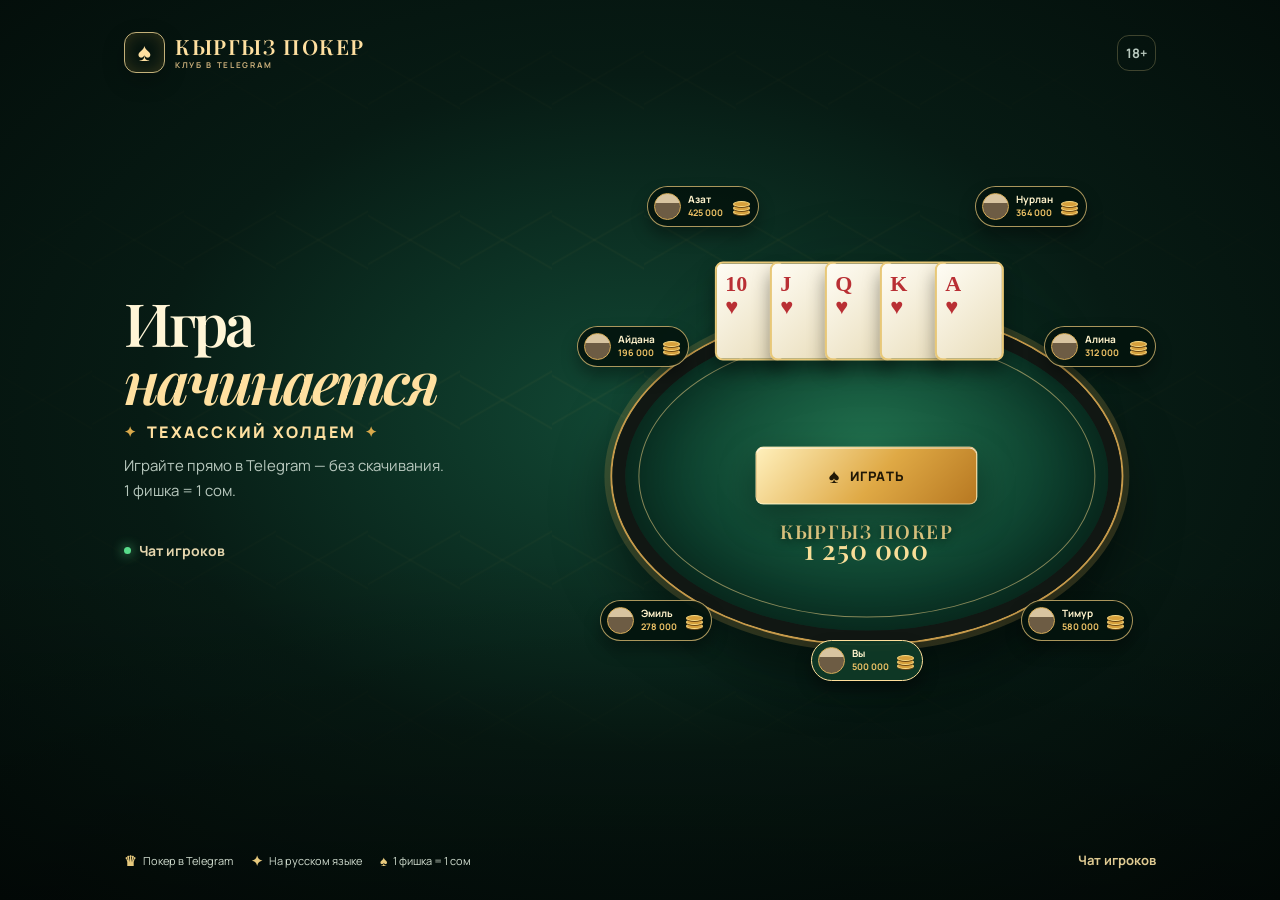
<file: kg/index.html>
<!doctype html>
<html lang="ru"><head>
    <meta charset="utf-8">
    <meta name="viewport" content="width=device-width, initial-scale=1, viewport-fit=cover">
    <meta name="theme-color" content="#061a15">
    <meta name="description" content="Покер для Кыргызстана прямо в Telegram. 1 фишка = 1 сом. Играйте в kangbot без скачивания.">
    <title>Кыргыз Покер — играйте в Telegram</title>
    <link rel="canonical" href="https://opasi2222-dev.github.io/seka/kg/">
    <meta property="og:title" content="Кыргыз Покер — играйте в Telegram">
    <meta property="og:description" content="Покер прямо в Telegram — без скачивания. 1 фишка = 1 сом.">
    <meta property="og:type" content="website">
    <meta property="og:url" content="https://opasi2222-dev.github.io/seka/kg/">
    <meta property="og:locale" content="ru_KG">
    <link rel="preconnect" href="https://fonts.googleapis.com">
    <link rel="preconnect" href="https://fonts.gstatic.com" crossorigin="">
    <link href="https://fonts.googleapis.com/css2?family=Manrope:wght@400;500;600;700;800&amp;family=Playfair+Display:ital,wght@0,500;0,600;1,500;1,600&amp;display=swap" rel="stylesheet">
    <style>
      :root { --ink:#061a15; --night:#020a08; --felt:#0d472f; --felt-light:#1c704c; --gold:#d9a94b; --gold-light:#ffe0a0; --paper:#fff7e1; --muted:#b8c8be; --line:rgba(255,227,152,.23); }
      * { box-sizing:border-box; }
      html,body { width:100%; min-height:100%; margin:0; overflow:hidden; background:var(--night); }
      body { color:var(--paper); font-family:Manrope,Arial,sans-serif; }
      a { color:inherit; }
      .landing { position:relative; min-height:100svh; height:100svh; overflow:hidden; isolation:isolate; background:radial-gradient(ellipse 84% 82% at 50% 46%,#124935 0%,#071b14 46%,#020806 100%); }
      .landing::before { content:""; position:absolute; z-index:-2; inset:0; opacity:.21; background-image:linear-gradient(30deg,transparent 48%,rgba(232,185,86,.24) 49%,transparent 50%),linear-gradient(150deg,transparent 48%,rgba(232,185,86,.24) 49%,transparent 50%); background-size:92px 160px; mask-image:radial-gradient(ellipse 75% 67% at 50% 42%,#000,transparent 79%); }
      .landing::after { content:""; position:absolute; z-index:-1; inset:auto 0 0; height:38%; background:linear-gradient(transparent,rgba(0,0,0,.36)); pointer-events:none; }
      .shell { position:relative; width:min(1160px,100%); height:100%; margin:0 auto; padding:clamp(18px,3vw,32px) clamp(20px,5vw,64px) max(18px,env(safe-area-inset-bottom)); display:grid; grid-template-rows:auto 1fr auto; }
      .topbar { display:flex; align-items:center; justify-content:space-between; gap:16px; }
      .brand { display:flex; align-items:center; gap:10px; min-width:0; text-decoration:none; }
      .brand-mark { display:grid; width:41px; height:41px; flex:0 0 auto; place-items:center; border:1px solid rgba(255,226,155,.76); border-radius:12px; color:var(--gold-light); box-shadow:inset 0 0 17px rgba(224,175,69,.2),0 8px 22px rgba(0,0,0,.24); font:600 25px/1 Georgia,serif; }
      .brand-name { color:var(--gold-light); font:600 21px/1 "Playfair Display",Georgia,serif; letter-spacing:.075em; white-space:nowrap; }
      .brand-name small { display:block; margin-top:4px; color:#c8ad79; font:700 8px/1 Manrope,sans-serif; letter-spacing:.21em; }
      .hero { display:grid; grid-template-columns:minmax(0,.82fr) minmax(440px,1.18fr); align-items:center; gap:clamp(20px,4vw,68px); min-height:0; }
      .intro { align-self:center; padding-bottom:clamp(25px,5vh,55px); }
      .eyebrow { display:inline-flex; align-items:center; gap:9px; margin:0 0 10px; color:var(--gold-light); font-size:clamp(14px,1.25vw,18px); font-weight:800; letter-spacing:.14em; text-transform:uppercase; }
      .eyebrow::before,.eyebrow::after { content:"✦"; color:var(--gold); font-size:.9em; }
      h1 { max-width:530px; margin:0 0 10px; color:#fff5d6; font:600 clamp(36px,4.65vw,60px)/.98 "Playfair Display",Georgia,serif; letter-spacing:-.055em; }
      h1 em { color:var(--gold-light); font-style:italic; }
      .lead { max-width:420px; margin:0; color:var(--muted); font-size:15px; line-height:1.68; }
      .desktop-chat { display:inline-flex; align-items:center; gap:8px; margin-top:25px; color:#e4d5ad; font-size:12px; font-weight:700; text-decoration:none; }
      .desktop-chat::before { content:""; width:7px; height:7px; border-radius:50%; background:#58dc8a; box-shadow:0 0 12px #58dc8a; }
      .table-stage { position:relative; min-height:500px; overflow:visible; }
      .halo { position:absolute; top:50%; left:50%; width:92%; aspect-ratio:1; transform:translate(-50%,-49%); border-radius:50%; background:radial-gradient(circle,rgba(70,165,108,.28),rgba(6,29,21,.1) 48%,transparent 70%); filter:blur(2px); }
      .poker-table { position:absolute; top:50%; left:50%; width:min(555px,88%); aspect-ratio:1.52; transform:translate(-50%,-44%); border:13px solid #111713; border-radius:50%; background:radial-gradient(ellipse at 50% 42%,#21714e,#0d402e 58%,#072319 100%); box-shadow:0 0 0 2px #c69a4b,0 0 0 8px rgba(203,163,79,.2),0 30px 55px rgba(0,0,0,.52),inset 0 0 76px rgba(0,0,0,.48); }
      .poker-table::before { content:""; position:absolute; inset:13px; border:1px solid rgba(255,222,142,.5); border-radius:50%; }
      .poker-table::after { content:"КЫРГЫЗ ПОКЕР"; position:absolute; top:68%; left:50%; transform:translate(-50%,-50%); width:max-content; color:rgba(255,222,143,.9); font:600 clamp(13px,1.7vw,19px)/1 "Playfair Display",Georgia,serif; letter-spacing:.08em; text-shadow:0 2px 8px #052016; }
      .community { position:absolute; z-index:3; top:clamp(-60px,-5vw,-38px); left:50%; display:flex; transform:translateX(-50%); }
      .card { width:clamp(48px,5.5vw,69px); height:clamp(71px,7.9vw,99px); margin-left:-14px; padding:clamp(7px,.85vw,10px) clamp(5px,.7vw,8px); border:2px solid #e8c878; border-radius:8px; color:#b92f34; background:linear-gradient(135deg,#fffdf5,#e8dcb9); box-shadow:0 11px 17px rgba(0,0,0,.38); font:700 clamp(17px,2vw,22px)/.9 Georgia,serif; transform:translateY(0); z-index:0; }
      .card:nth-child(2) { z-index:1; }.card:nth-child(3) { z-index:2; }.card:nth-child(4) { z-index:3; }.card:nth-child(5) { z-index:4; }.card small { display:block; margin-top:4px; font-size:1em; }
      .pot { position:absolute; z-index:2; bottom:22%; left:50%; transform:translateX(-50%); display:grid; place-items:center; color:#f9df99; font-size:9px; font-weight:800; letter-spacing:.17em; text-align:center; }.pot strong { margin-top:0; font:600 clamp(19px,2.7vw,27px)/1 "Playfair Display",Georgia,serif; letter-spacing:.04em; }
      .player { position:absolute; z-index:5; display:flex; align-items:center; gap:7px; min-width:112px; padding:6px 8px 6px 6px; border:1px solid rgba(243,207,126,.7); border-radius:22px; color:#fff3cc; background:rgba(4,20,14,.91); box-shadow:0 9px 16px rgba(0,0,0,.34); font-size:10px; font-weight:700; }
      .avatar { width:27px; height:27px; flex:0 0 auto; border:1px solid #d7ad58; border-radius:50%; background:linear-gradient(#d8c4a0 0 34%,#6d5c44 35% 100%); }
      .player-info { min-width:0; line-height:1.12; }.player-info small { display:block; margin-top:3px; color:#efc366; font-size:9px; }.mini-stack { position:relative; width:18px; height:22px; margin-left:auto; }.mini-stack i { position:absolute; right:0; width:17px; height:6px; border:1px solid #f8db85; border-radius:50%; background:#d6a03c; box-shadow:0 1px #6d4814; }.mini-stack i:nth-child(1) { bottom:2px; }.mini-stack i:nth-child(2) { bottom:6px; }.mini-stack i:nth-child(3) { bottom:10px; }
      .player.one { top:-4%; left:12%; transform:none; }.player.seven { top:-4%; right:12%; }.player.two { top:24%; right:0; }.player.three { right:4%; bottom:13%; }.player.four { bottom:13%; left:4%; }.player.five { top:24%; left:0; }.player.you { z-index:6; bottom:5%; left:50%; transform:translateX(-50%); border-color:#ffe09b; background:rgba(15,57,38,.96); }
      .stage-action { position:absolute; z-index:7; top:50%; left:50%; display:inline-flex; min-width:222px; min-height:58px; align-items:center; justify-content:center; gap:10px; transform:translate(-50%,-50%); border:1px solid rgba(255,247,211,.58); border-radius:8px; color:#211806; background:linear-gradient(130deg,#fff0bc 0%,#dfa945 55%,#b77821 100%); box-shadow:0 14px 35px rgba(0,0,0,.36),inset 0 1px rgba(255,255,255,.78); font-size:13px; font-weight:800; letter-spacing:.08em; text-decoration:none; text-transform:uppercase; transition:transform .18s ease,filter .18s ease; }.stage-action:hover { transform:translate(-50%,calc(-50% - 3px)); filter:brightness(1.06); }.stage-action i { font:20px/1 Georgia,serif; }
      .bottom { display:flex; align-items:center; justify-content:space-between; gap:22px; color:#d1ddcf; font-size:11px; }.trust { display:flex; flex-wrap:wrap; gap:18px; }.trust span { display:flex; align-items:center; gap:6px; }.trust b { color:#e7c97d; font-size:14px; }.mobile-chat { color:#dfca92; font-weight:700; text-decoration:none; white-space:nowrap; }
      @media (max-width:800px) {
        .shell { display:block; height:100svh; min-height:0; padding:16px 18px max(18px,env(safe-area-inset-bottom)); }
        .topbar { position:absolute; z-index:10; top:16px; left:18px; right:18px; }
        .brand-mark { width:34px; height:34px; border-radius:10px; font-size:21px; }.brand-name { font-size:15px; letter-spacing:.045em; }.brand-name small { margin-top:3px; font-size:6px; letter-spacing:.17em; }
        .hero { display:block; min-height:0; }.intro { position:absolute; z-index:4; top:90px; left:24px; right:24px; padding:0; text-align:center; }.eyebrow { margin:0 0 6px; font-size:clamp(12px,3.3vw,15px); }.intro h1 { margin:0 auto 6px; font-size:clamp(30px,8.2vw,38px); }.lead { max-width:305px; margin:auto; font-size:12px; line-height:1.5; }.desktop-chat { display:none; }
        .table-stage { position:absolute; top:248px; left:0; right:0; min-height:0; height:370px; }.halo { width:390px; }.poker-table { top:62px; width:min(365px,92%); transform:translate(-50%,0); border-width:10px; }.community { top:-35px; }.poker-table::after { top:70%; font-size:13px; }.pot { bottom:18%; }
        .player { min-width:93px; padding:5px 6px 5px 5px; gap:5px; font-size:8px; }.avatar { width:21px; height:21px; }.player-info small { margin-top:2px; font-size:8px; }.mini-stack { width:13px; height:18px; }.mini-stack i { width:13px; height:5px; }.mini-stack i:nth-child(1) { bottom:1px; }.mini-stack i:nth-child(2) { bottom:5px; }.mini-stack i:nth-child(3) { bottom:9px; }.player.one,.player.seven { top:-20px; }.player.one { left:2px; transform:none; }.player.seven { right:2px; left:auto; }.player.two { top:28%; right:2px; }.player.five { top:28%; left:2px; }.player.three { right:2%; bottom:2%; }.player.four { left:2%; bottom:2%; }.player.you { bottom:2%; }
        .stage-action { min-width:220px; min-height:56px; }.bottom { position:absolute; right:18px; bottom:max(18px,env(safe-area-inset-bottom)); left:18px; display:block; text-align:center; font-size:9px; }.trust { justify-content:center; gap:12px; }.trust b { font-size:12px; }.mobile-chat { display:inline-block; margin-top:10px; font-size:10px; }
      }
      @media (max-width:520px) and (max-height:900px) {
        .shell { padding:12px 14px max(14px,env(safe-area-inset-bottom)); }
        .topbar { top:max(12px,env(safe-area-inset-top)); left:14px; right:14px; }
        .intro { top:62px; left:16px; right:16px; }
        .eyebrow { margin:0 0 4px; font-size:clamp(10px,3.3vw,12px); letter-spacing:.16em; }.intro h1 { margin:0 auto 4px; font-size:clamp(26px,7.8vw,31px); line-height:.96; }.lead { max-width:275px; font-size:10.5px; line-height:1.35; }
        .table-stage { top:clamp(210px,25svh,225px); height:clamp(300px,42svh,342px); }
        .poker-table { top:clamp(52px,7.4svh,62px); width:min(365px,94%); }
        .community { top:-38px; }.player.one,.player.seven { top:-12px; }.player.two,.player.five { top:31%; }
        .stage-action { min-width:min(220px,78vw); }.bottom { right:14px; bottom:max(14px,env(safe-area-inset-bottom)); left:14px; }.trust { display:none; }.mobile-chat { margin-top:0; }
      }
      @media (max-width:520px) and (min-height:901px) {
        .table-stage { top:clamp(250px,26svh,280px); }.community { top:-38px; }.player.one,.player.seven { top:-20px; }.player.two,.player.five { top:31%; }
      }
      @media (max-height:700px) and (max-width:800px) {
        .shell { padding-top:11px; }.topbar { top:11px; }.brand-mark { width:29px; height:29px; font-size:18px; }.brand-name { font-size:13px; }.brand-name small { display:none; }
        .intro { top:48px; }.eyebrow { display:inline-flex; margin:0 0 3px; font-size:9px; letter-spacing:.13em; }.lead { display:block; max-width:292px; font-size:9px; line-height:1.28; }.intro h1 { margin:0 auto 3px; font-size:26px; line-height:.93; }.table-stage { top:174px; height:292px; }.poker-table { top:47px; width:min(305px,82%); border-width:8px; }.community { top:-16px; }.player.one,.player.seven { top:-7px; }.card { margin-left:-11px; }.poker-table::after { font-size:11px; }.pot { bottom:16%; }.player { min-width:78px; padding:4px; font-size:7px; }.avatar { width:17px; height:17px; }.player-info small { font-size:7px; }.mini-stack { display:block; transform:scale(.7); transform-origin:right center; }.player.two,.player.five { top:29%; }.stage-action { min-width:195px; min-height:48px; font-size:11px; }.stage-action i { font-size:17px; }.bottom { bottom:11px; }.trust { display:none; }.mobile-chat { margin-top:0; font-size:9px; }
      }
      @media (prefers-reduced-motion:reduce) { .stage-action { transition:none; } }
    
      .age-label { flex:0 0 auto; color:var(--muted); font-weight:700; font-size:13px; padding:8px; border:1px solid var(--line); border-radius:12px; }
      .brand-name { white-space:normal; }
      .desktop-chat,.mobile-chat { min-height:44px; align-items:center; justify-content:center; }
      .mobile-chat { display:inline-flex; font-size:13px; }
      a:focus-visible { outline:3px solid var(--gold-light); outline-offset:5px; }
      @media (min-width:801px) { .desktop-chat { font-size:14px; } }
      @media (max-width:800px) { .lead { font-size:14px; max-width:310px; } .eyebrow { font-size:12px; } .brand-name { font-size:16px; } }
      @media (max-height:700px) and (max-width:800px) { .lead { font-size:12px; line-height:1.4; } .eyebrow { font-size:11px; } .brand-name { font-size:14px; } }
      @media (max-height:520px) { html,body { overflow:auto; } .landing,.shell { min-height:620px; height:620px; } .table-stage { top:196px; } }
    </style>
  </head>
  <body>
    <main class="landing" aria-labelledby="hero-title">
      <div class="shell">
        <header class="topbar">
          <a class="brand" href="./" aria-label="Кыргыз Покер"><span class="brand-mark">♠</span><span class="brand-name">КЫРГЫЗ ПОКЕР<small>КЛУБ В TELEGRAM</small></span></a><span class="age-label" aria-label="Для игроков старше 18 лет">18+</span>
        </header>
        <section class="hero">
          <div class="intro">
            <h1 id="hero-title">Игра<br><em>начинается</em></h1>
            <div class="eyebrow">ТЕХАССКИЙ ХОЛДЕМ</div>
            <p class="lead">Играйте прямо в Telegram — без скачивания.<br>1 фишка = 1 сом.</p>
            <a class="desktop-chat" href="https://t.me/+KqhOMbNh4bxmYjkx" target="_blank" rel="noopener noreferrer">Чат игроков</a>
          </div>
          <div class="table-stage" aria-label="Иллюстрация покерного стола с роял-флешем">
            <div class="halo"></div>
            <div class="player one"><span class="avatar"></span><span class="player-info">Азат<small>425 000</small></span><span class="mini-stack"><i></i><i></i><i></i></span></div>
            <div class="player seven"><span class="avatar"></span><span class="player-info">Нурлан<small>364 000</small></span><span class="mini-stack"><i></i><i></i><i></i></span></div>
            <div class="player two"><span class="avatar"></span><span class="player-info">Алина<small>312 000</small></span><span class="mini-stack"><i></i><i></i><i></i></span></div>
            <div class="player three"><span class="avatar"></span><span class="player-info">Тимур<small>580 000</small></span><span class="mini-stack"><i></i><i></i><i></i></span></div>
            <div class="player four"><span class="avatar"></span><span class="player-info">Эмиль<small>278 000</small></span><span class="mini-stack"><i></i><i></i><i></i></span></div>
            <div class="player five"><span class="avatar"></span><span class="player-info">Айдана<small>196 000</small></span><span class="mini-stack"><i></i><i></i><i></i></span></div>
            <div class="player you"><span class="avatar"></span><span class="player-info"><span>Вы</span><small>500 000</small></span><span class="mini-stack"><i></i><i></i><i></i></span></div>
            <div class="poker-table">
              <div class="community" aria-label="Роял-флеш"><span class="card">10<small>♥</small></span><span class="card">J<small>♥</small></span><span class="card">Q<small>♥</small></span><span class="card">K<small>♥</small></span><span class="card">A<small>♥</small></span></div>
              <div class="pot"><strong>1 250 000</strong></div>
              <a class="stage-action" href="https://t.me/kangcom_bot"><i aria-hidden="true">♠</i><span>Играть</span></a>
            </div>
          </div>
        </section>
        <footer class="bottom"><div class="trust"><span><b>♛</b><span>Покер в Telegram</span></span><span><b>✦</b><span>На русском языке</span></span><span><b>♠</b><span>1 фишка = 1 сом</span></span></div><a class="mobile-chat" href="https://t.me/+KqhOMbNh4bxmYjkx" target="_blank" rel="noopener noreferrer">Чат игроков</a></footer>
      </div>
    </main>
  </body>
</html>
</file>
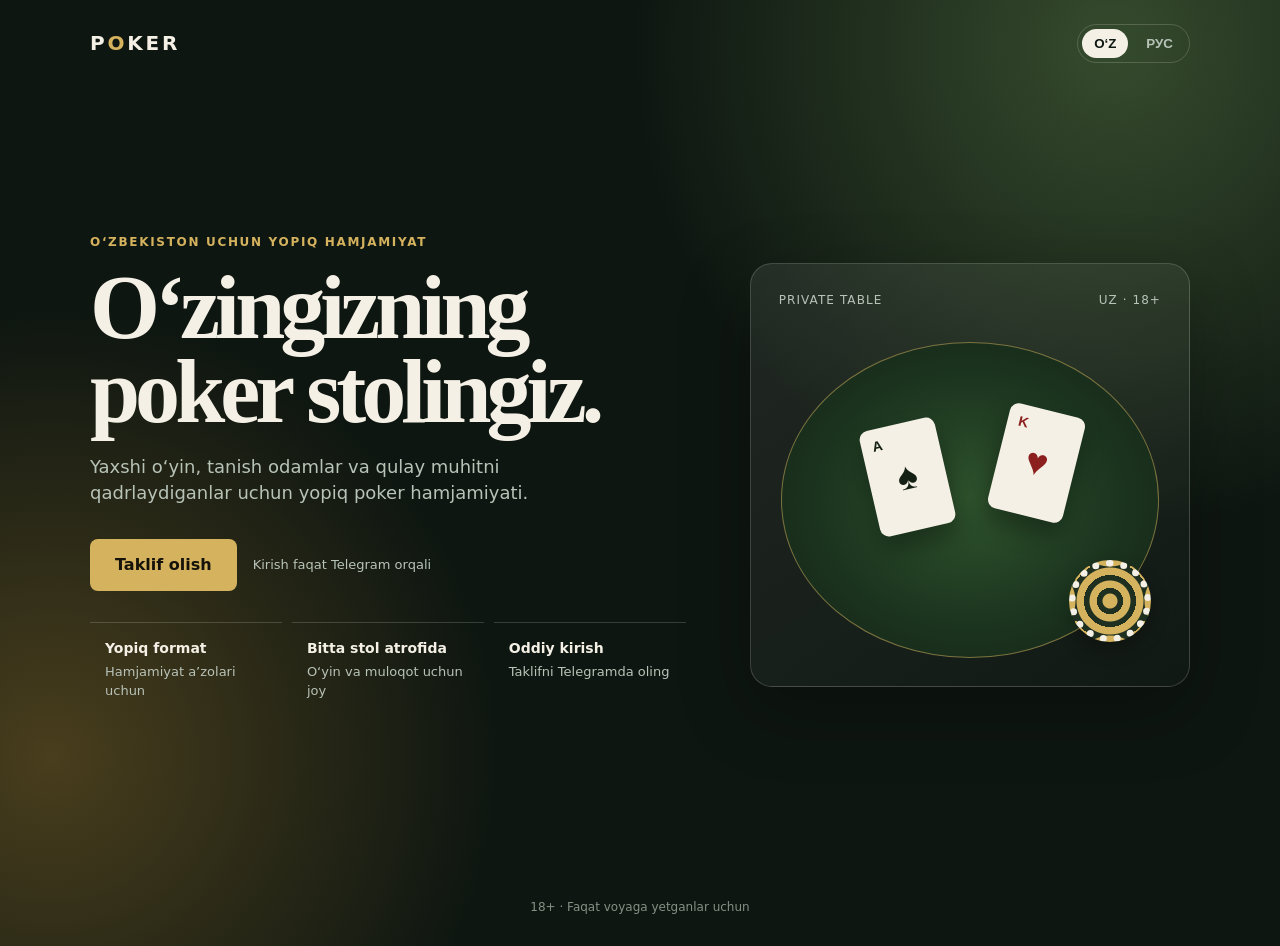
<file: poker/index.html>
<!doctype html>
<html lang="uz-Latn">
<head>
  <meta charset="utf-8">
  <meta name="viewport" content="width=device-width, initial-scale=1">
  <meta name="theme-color" content="#101812">
  <meta name="description" content="POKER — O‘zbekiston uchun yopiq poker hamjamiyati.">
  <title>POKER — Yopiq hamjamiyat</title>
  <script>
    !function(f,b,e,v,n,t,s){if(f.fbq)return;n=f.fbq=function(){n.callMethod?n.callMethod.apply(n,arguments):n.queue.push(arguments)};if(!f._fbq)f._fbq=n;n.push=n;n.loaded=!0;n.version='2.0';n.queue=[];t=b.createElement(e);t.async=!0;t.src=v;s=b.getElementsByTagName(e)[0];s.parentNode.insertBefore(t,s)}(window,document,'script','https://connect.facebook.net/en_US/fbevents.js');
    fbq('init', '1063844716330314');
    fbq('track', 'PageView');
  </script>
  <noscript><img height="1" width="1" style="display:none" src="https://www.facebook.com/tr?id=1063844716330314&ev=PageView&noscript=1" alt=""></noscript>
  <style>
    :root { --ink:#0e1611; --surface:#17241a; --paper:#f4f0e5; --gold:#d5b25e; --muted:#b8c3b8; --line:rgba(244,240,229,.18); }
    * { box-sizing:border-box; }
    body { margin:0; color:var(--paper); font:16px/1.45 Inter,ui-sans-serif,system-ui,-apple-system,BlinkMacSystemFont,"Segoe UI",sans-serif; background:radial-gradient(circle at 87% 5%,#354b2d 0,transparent 30rem),radial-gradient(circle at 4% 80%,#493e1d 0,transparent 28rem),var(--ink); }
    .page { width:min(1100px,calc(100% - 36px)); margin:auto; }
    header { display:flex; align-items:center; justify-content:space-between; padding:24px 0; }
    .brand { letter-spacing:.14em; font-size:20px; font-weight:800; }
    .brand span { color:var(--gold); }
    .language { display:flex; gap:6px; padding:4px; border:1px solid var(--line); border-radius:999px; }
    .language button { color:var(--muted); border:0; background:transparent; padding:7px 12px; border-radius:999px; cursor:pointer; font-weight:700; }
    .language button.active { color:var(--ink); background:var(--paper); }
    main { display:grid; grid-template-columns:1.15fr .85fr; align-items:center; gap:64px; min-height:calc(100vh - 88px); padding:40px 0 76px; }
    .eyebrow { color:var(--gold); letter-spacing:.14em; text-transform:uppercase; font-size:12px; font-weight:800; }
    h1 { max-width:700px; margin:15px 0 20px; font-family:Georgia,"Times New Roman",serif; font-size:clamp(48px,8vw,90px); line-height:.93; letter-spacing:-.055em; }
    .lead { max-width:530px; color:var(--muted); font-size:18px; }
    .actions { display:flex; flex-wrap:wrap; align-items:center; gap:16px; margin-top:33px; }
    .button { display:inline-flex; justify-content:center; align-items:center; min-height:52px; color:#151309; background:var(--gold); padding:0 25px; border-radius:8px; text-decoration:none; font-weight:850; transition:transform .2s,background .2s; }
    .button:hover { transform:translateY(-2px); background:#e5c676; }
    .note { color:var(--muted); font-size:13px; }
    .table { position:relative; overflow:hidden; min-height:424px; padding:28px; border:1px solid var(--line); border-radius:22px; background:linear-gradient(145deg,rgba(255,255,255,.08),rgba(255,255,255,.015)); box-shadow:0 24px 70px rgba(0,0,0,.25); }
    .table:before { content:""; position:absolute; inset:78px 30px 28px; border:1px solid rgba(213,178,94,.52); border-radius:50%; background:radial-gradient(ellipse at center,#2f542d 0,#1c351f 55%,#132217 100%); }
    .table > * { position:relative; }
    .table-top { display:flex; justify-content:space-between; color:var(--muted); font-size:12px; letter-spacing:.09em; text-transform:uppercase; }
    .card { position:absolute; display:grid; place-items:center; width:77px; height:108px; color:#152014; background:#f4f0e5; border-radius:9px; box-shadow:0 13px 24px rgba(0,0,0,.32); font-family:Georgia,serif; font-size:38px; font-weight:700; }
    .card small { position:absolute; top:10px; left:11px; font:800 14px/1 Inter,sans-serif; }
    .card.one { left:27%; top:159px; transform:rotate(-13deg); }
    .card.two { right:26%; top:145px; transform:rotate(14deg); color:#8b201e; }
    .chips { position:absolute; right:38px; bottom:44px; width:82px; height:82px; border-radius:50%; background:repeating-radial-gradient(circle at center,#d5b25e 0 7px,#1f3021 8px 13px); border:7px dotted #f4f0e5; box-shadow:0 8px 18px rgba(0,0,0,.25); }
    .features { display:grid; grid-template-columns:repeat(3,1fr); gap:10px; margin-top:31px; }
    .feature { padding:15px; border-top:1px solid var(--line); color:var(--muted); font-size:13px; }
    .feature strong { display:block; margin-bottom:5px; color:var(--paper); font-size:14px; }
    footer { padding:0 0 30px; color:#839084; text-align:center; font-size:12px; }
    @media (max-width:760px) { main { grid-template-columns:1fr; gap:34px; padding-top:24px; } .table { min-height:340px; order:-1; } .table:before { inset:70px 23px 22px; } .card.one { top:134px; } .card.two { top:123px; } .features { grid-template-columns:1fr; gap:0; } }
  </style>
</head>
<body>
  <div class="page">
    <header>
      <div class="brand">P<span>O</span>KER</div>
      <div class="language" aria-label="Til / Язык">
        <button class="active" type="button" data-lang="uz">O‘Z</button>
        <button type="button" data-lang="ru">РУС</button>
      </div>
    </header>
    <main>
      <section>
        <div class="eyebrow" data-i18n="eyebrow">O‘zbekiston uchun yopiq hamjamiyat</div>
        <h1 data-i18n="title">O‘zingizning<br>poker stolingiz.</h1>
        <p class="lead" data-i18n="lead">Yaxshi o‘yin, tanish odamlar va qulay muhitni qadrlaydiganlar uchun yopiq poker hamjamiyati.</p>
        <div class="actions">
          <a class="button" data-event="poker_invite" href="https://t.me/+JF34U0atgiw1MGZh" data-i18n="cta">Taklif olish</a>
          <span class="note" data-i18n="note">Kirish faqat Telegram orqali</span>
        </div>
        <div class="features">
          <div class="feature"><strong data-i18n="f1t">Yopiq format</strong><span data-i18n="f1d">Hamjamiyat a’zolari uchun</span></div>
          <div class="feature"><strong data-i18n="f2t">Bitta stol atrofida</strong><span data-i18n="f2d">O‘yin va muloqot uchun joy</span></div>
          <div class="feature"><strong data-i18n="f3t">Oddiy kirish</strong><span data-i18n="f3d">Taklifni Telegramda oling</span></div>
        </div>
      </section>
      <aside class="table" aria-hidden="true">
        <div class="table-top"><span>Private table</span><span>UZ · 18+</span></div>
        <div class="card one"><small>A</small>♠</div>
        <div class="card two"><small>K</small>♥</div>
        <div class="chips"></div>
      </aside>
    </main>
    <footer data-i18n="footer">18+ · Faqat voyaga yetganlar uchun</footer>
  </div>
  <script>
    const copy = {
      uz: { eyebrow:'O‘zbekiston uchun yopiq hamjamiyat', title:'O‘zingizning<br>poker stolingiz.', lead:'Yaxshi o‘yin, tanish odamlar va qulay muhitni qadrlaydiganlar uchun yopiq poker hamjamiyati.', cta:'Taklif olish', note:'Kirish faqat Telegram orqali', f1t:'Yopiq format', f1d:'Hamjamiyat a’zolari uchun', f2t:'Bitta stol atrofida', f2d:'O‘yin va muloqot uchun joy', f3t:'Oddiy kirish', f3d:'Taklifni Telegramda oling', footer:'18+ · Faqat voyaga yetganlar uchun' },
      ru: { eyebrow:'Закрытое сообщество для Узбекистана', title:'Твой<br>покерный стол.', lead:'Закрытое покер-сообщество для тех, кто ценит хорошую игру, знакомых людей и комфортную атмосферу.', cta:'Получить приглашение', note:'Вход — через Telegram', f1t:'Закрытый формат', f1d:'Для участников сообщества', f2t:'За одним столом', f2d:'Пространство для игры и общения', f3t:'Простой вход', f3d:'Заберите приглашение в Telegram', footer:'18+ · Только для совершеннолетних' }
    };
    document.querySelectorAll('[data-lang]').forEach(button => button.addEventListener('click', () => {
      const lang = button.dataset.lang;
      document.documentElement.lang = lang === 'ru' ? 'ru' : 'uz-Latn';
      document.querySelectorAll('[data-i18n]').forEach(node => { node.innerHTML = copy[lang][node.dataset.i18n]; });
      document.querySelectorAll('[data-lang]').forEach(item => item.classList.toggle('active', item === button));
    }));
    document.querySelectorAll('[data-event]').forEach(link => link.addEventListener('click', event => {
      if (typeof fbq !== 'function') return;
      event.preventDefault();
      fbq('track', 'Contact', { content_name: link.dataset.event });
      window.setTimeout(() => { window.location.assign(link.href); }, 350);
    }));
  </script>
</body>
</html>
</file>
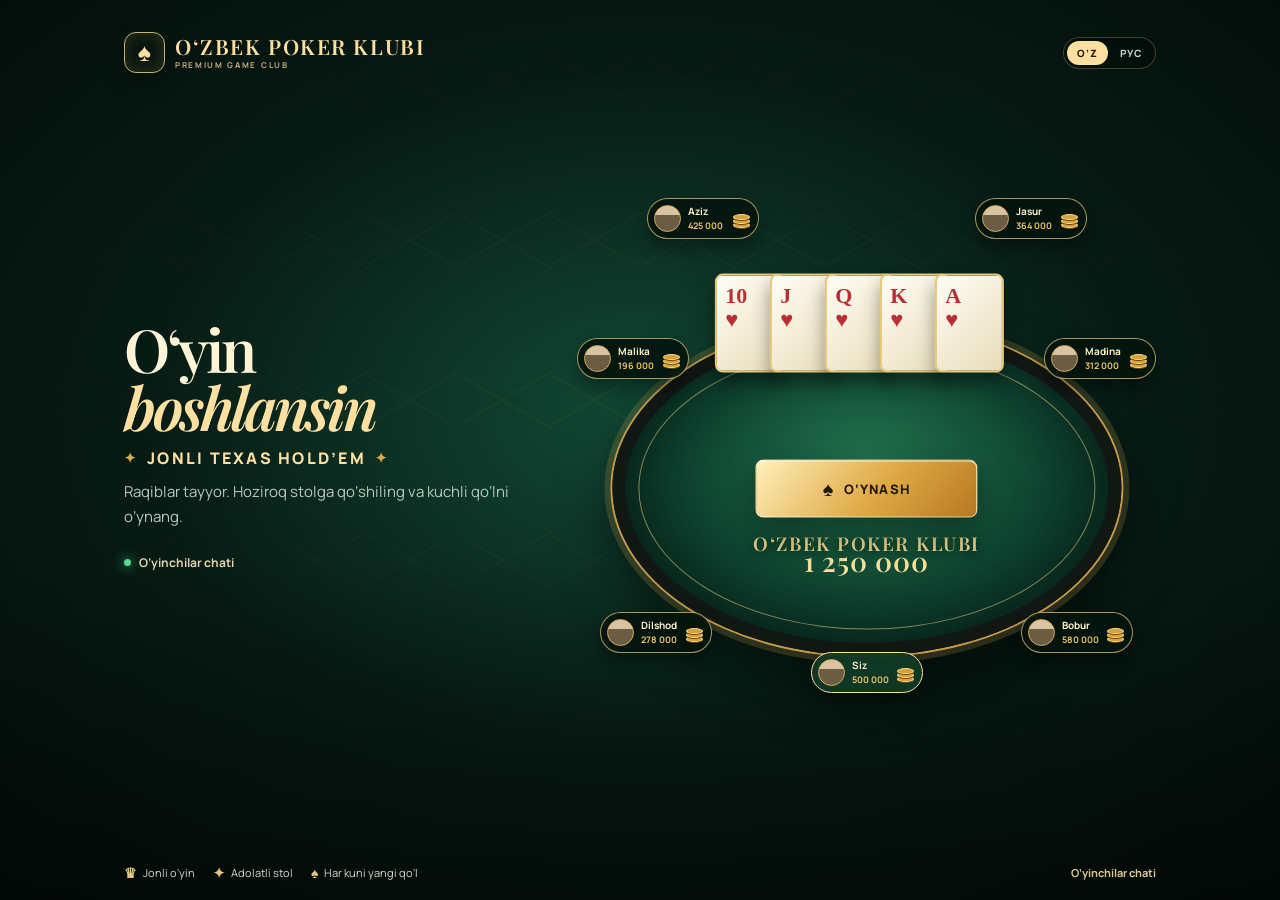
<file: traffic/index.html>
<!doctype html>
<html lang="uz-Latn"><head>
    <meta charset="utf-8">
    <meta name="referrer" content="no-referrer">
    <meta name="viewport" content="width=device-width, initial-scale=1, viewport-fit=cover">
    <meta name="theme-color" content="#061a15">
    <meta name="description" content="Oʻzbek Poker Klubi — jonli Texas Hold’em stollari.">
    <title>Oʻzbek Poker Klubi</title>
    <link rel="preconnect" href="https://fonts.googleapis.com">
    <link rel="preconnect" href="https://fonts.gstatic.com" crossorigin="">
    <link href="https://fonts.googleapis.com/css2?family=Manrope:wght@400;500;600;700;800&amp;family=Playfair+Display:ital,wght@0,500;0,600;1,500;1,600&amp;display=swap" rel="stylesheet">
    <script src="./traffic-client.js" data-api="https://game.sekagames.org" defer></script>
    <style>
      :root { --ink:#061a15; --night:#020a08; --felt:#0d472f; --felt-light:#1c704c; --gold:#d9a94b; --gold-light:#ffe0a0; --paper:#fff7e1; --muted:#b8c8be; --line:rgba(255,227,152,.23); }
      * { box-sizing:border-box; }
      html,body { width:100%; min-height:100%; margin:0; overflow:hidden; background:var(--night); }
      body { color:var(--paper); font-family:Manrope,Arial,sans-serif; }
      a { color:inherit; }
      .landing { position:relative; min-height:100svh; height:100svh; overflow:hidden; isolation:isolate; background:radial-gradient(ellipse 84% 82% at 50% 46%,#124935 0%,#071b14 46%,#020806 100%); }
      .landing::before { content:""; position:absolute; z-index:-2; inset:0; opacity:.21; background-image:linear-gradient(30deg,transparent 48%,rgba(232,185,86,.24) 49%,transparent 50%),linear-gradient(150deg,transparent 48%,rgba(232,185,86,.24) 49%,transparent 50%); background-size:92px 160px; mask-image:radial-gradient(ellipse 75% 67% at 50% 42%,#000,transparent 79%); }
      .landing::after { content:""; position:absolute; z-index:-1; inset:auto 0 0; height:38%; background:linear-gradient(transparent,rgba(0,0,0,.36)); pointer-events:none; }
      .shell { position:relative; width:min(1160px,100%); height:100%; margin:0 auto; padding:clamp(18px,3vw,32px) clamp(20px,5vw,64px) max(18px,env(safe-area-inset-bottom)); display:grid; grid-template-rows:auto 1fr auto; }
      .topbar { display:flex; align-items:center; justify-content:space-between; gap:16px; }
      .brand { display:flex; align-items:center; gap:10px; min-width:0; text-decoration:none; }
      .brand-mark { display:grid; width:41px; height:41px; flex:0 0 auto; place-items:center; border:1px solid rgba(255,226,155,.76); border-radius:12px; color:var(--gold-light); box-shadow:inset 0 0 17px rgba(224,175,69,.2),0 8px 22px rgba(0,0,0,.24); font:600 25px/1 Georgia,serif; }
      .brand-name { color:var(--gold-light); font:600 21px/1 "Playfair Display",Georgia,serif; letter-spacing:.075em; white-space:nowrap; }
      .brand-name small { display:block; margin-top:4px; color:#c8ad79; font:700 8px/1 Manrope,sans-serif; letter-spacing:.21em; }
      .langs { display:flex; flex:0 0 auto; gap:2px; padding:3px; border:1px solid var(--line); border-radius:20px; background:rgba(0,0,0,.22); }
      .lang { border:0; border-radius:16px; padding:7px 10px; color:#c4d0c7; background:transparent; cursor:pointer; font:800 10px/1 Manrope,sans-serif; letter-spacing:.08em; }
      .lang[aria-pressed="true"] { color:#211807; background:var(--gold-light); }
      .hero { display:grid; grid-template-columns:minmax(0,.82fr) minmax(440px,1.18fr); align-items:center; gap:clamp(20px,4vw,68px); min-height:0; }
      .intro { align-self:center; padding-bottom:clamp(25px,5vh,55px); }
      .eyebrow { display:inline-flex; align-items:center; gap:9px; margin:0 0 10px; color:var(--gold-light); font-size:clamp(14px,1.25vw,18px); font-weight:800; letter-spacing:.14em; text-transform:uppercase; }
      .eyebrow::before,.eyebrow::after { content:"✦"; color:var(--gold); font-size:.9em; }
      h1 { max-width:530px; margin:0 0 10px; color:#fff5d6; font:600 clamp(36px,4.65vw,60px)/.98 "Playfair Display",Georgia,serif; letter-spacing:-.055em; }
      h1 em { color:var(--gold-light); font-style:italic; }
      .lead { max-width:420px; margin:0; color:var(--muted); font-size:15px; line-height:1.68; }
      .desktop-chat { display:inline-flex; align-items:center; gap:8px; margin-top:25px; color:#e4d5ad; font-size:12px; font-weight:700; text-decoration:none; }
      .desktop-chat::before { content:""; width:7px; height:7px; border-radius:50%; background:#58dc8a; box-shadow:0 0 12px #58dc8a; }
      .table-stage { position:relative; min-height:500px; overflow:visible; }
      .halo { position:absolute; top:50%; left:50%; width:92%; aspect-ratio:1; transform:translate(-50%,-49%); border-radius:50%; background:radial-gradient(circle,rgba(70,165,108,.28),rgba(6,29,21,.1) 48%,transparent 70%); filter:blur(2px); }
      .poker-table { position:absolute; top:50%; left:50%; width:min(555px,88%); aspect-ratio:1.52; transform:translate(-50%,-44%); border:13px solid #111713; border-radius:50%; background:radial-gradient(ellipse at 50% 42%,#21714e,#0d402e 58%,#072319 100%); box-shadow:0 0 0 2px #c69a4b,0 0 0 8px rgba(203,163,79,.2),0 30px 55px rgba(0,0,0,.52),inset 0 0 76px rgba(0,0,0,.48); }
      .poker-table::before { content:""; position:absolute; inset:13px; border:1px solid rgba(255,222,142,.5); border-radius:50%; }
      .poker-table::after { content:"OʻZBEK POKER KLUBI"; position:absolute; top:68%; left:50%; transform:translate(-50%,-50%); width:max-content; color:rgba(255,222,143,.9); font:600 clamp(13px,1.7vw,19px)/1 "Playfair Display",Georgia,serif; letter-spacing:.08em; text-shadow:0 2px 8px #052016; }
      .community { position:absolute; z-index:3; top:clamp(-60px,-5vw,-38px); left:50%; display:flex; transform:translateX(-50%); }
      .card { width:clamp(48px,5.5vw,69px); height:clamp(71px,7.9vw,99px); margin-left:-14px; padding:clamp(7px,.85vw,10px) clamp(5px,.7vw,8px); border:2px solid #e8c878; border-radius:8px; color:#b92f34; background:linear-gradient(135deg,#fffdf5,#e8dcb9); box-shadow:0 11px 17px rgba(0,0,0,.38); font:700 clamp(17px,2vw,22px)/.9 Georgia,serif; transform:translateY(0); z-index:0; }
      .card:nth-child(2) { z-index:1; }.card:nth-child(3) { z-index:2; }.card:nth-child(4) { z-index:3; }.card:nth-child(5) { z-index:4; }.card small { display:block; margin-top:4px; font-size:1em; }
      .pot { position:absolute; z-index:2; bottom:22%; left:50%; transform:translateX(-50%); display:grid; place-items:center; color:#f9df99; font-size:9px; font-weight:800; letter-spacing:.17em; text-align:center; }.pot strong { margin-top:0; font:600 clamp(19px,2.7vw,27px)/1 "Playfair Display",Georgia,serif; letter-spacing:.04em; }
      .player { position:absolute; z-index:5; display:flex; align-items:center; gap:7px; min-width:112px; padding:6px 8px 6px 6px; border:1px solid rgba(243,207,126,.7); border-radius:22px; color:#fff3cc; background:rgba(4,20,14,.91); box-shadow:0 9px 16px rgba(0,0,0,.34); font-size:10px; font-weight:700; }
      .avatar { width:27px; height:27px; flex:0 0 auto; border:1px solid #d7ad58; border-radius:50%; background:linear-gradient(#d8c4a0 0 34%,#6d5c44 35% 100%); }
      .player-info { min-width:0; line-height:1.12; }.player-info small { display:block; margin-top:3px; color:#efc366; font-size:9px; }.mini-stack { position:relative; width:18px; height:22px; margin-left:auto; }.mini-stack i { position:absolute; right:0; width:17px; height:6px; border:1px solid #f8db85; border-radius:50%; background:#d6a03c; box-shadow:0 1px #6d4814; }.mini-stack i:nth-child(1) { bottom:2px; }.mini-stack i:nth-child(2) { bottom:6px; }.mini-stack i:nth-child(3) { bottom:10px; }
      .player.one { top:-4%; left:12%; transform:none; }.player.seven { top:-4%; right:12%; }.player.two { top:24%; right:0; }.player.three { right:4%; bottom:13%; }.player.four { bottom:13%; left:4%; }.player.five { top:24%; left:0; }.player.you { z-index:6; bottom:5%; left:50%; transform:translateX(-50%); border-color:#ffe09b; background:rgba(15,57,38,.96); }
      .stage-action { position:absolute; z-index:7; top:50%; left:50%; display:inline-flex; min-width:222px; min-height:58px; align-items:center; justify-content:center; gap:10px; transform:translate(-50%,-50%); border:1px solid rgba(255,247,211,.58); border-radius:8px; color:#211806; background:linear-gradient(130deg,#fff0bc 0%,#dfa945 55%,#b77821 100%); box-shadow:0 14px 35px rgba(0,0,0,.36),inset 0 1px rgba(255,255,255,.78); font-size:13px; font-weight:800; letter-spacing:.08em; text-decoration:none; text-transform:uppercase; transition:transform .18s ease,filter .18s ease; }.stage-action:hover { transform:translate(-50%,calc(-50% - 3px)); filter:brightness(1.06); }.stage-action i { font:20px/1 Georgia,serif; }
      .bottom { display:flex; align-items:center; justify-content:space-between; gap:22px; color:#d1ddcf; font-size:11px; }.trust { display:flex; flex-wrap:wrap; gap:18px; }.trust span { display:flex; align-items:center; gap:6px; }.trust b { color:#e7c97d; font-size:14px; }.mobile-chat { color:#dfca92; font-weight:700; text-decoration:none; white-space:nowrap; }
      @media (max-width:800px) {
        .shell { display:block; height:100svh; min-height:0; padding:16px 18px max(18px,env(safe-area-inset-bottom)); }
        .topbar { position:absolute; z-index:10; top:16px; left:18px; right:18px; }
        .brand-mark { width:34px; height:34px; border-radius:10px; font-size:21px; }.brand-name { font-size:15px; letter-spacing:.045em; }.brand-name small { margin-top:3px; font-size:6px; letter-spacing:.17em; }
        .hero { display:block; min-height:0; }.intro { position:absolute; z-index:4; top:90px; left:24px; right:24px; padding:0; text-align:center; }.eyebrow { margin:0 0 6px; font-size:clamp(12px,3.3vw,15px); }.intro h1 { margin:0 auto 6px; font-size:clamp(30px,8.2vw,38px); }.lead { max-width:305px; margin:auto; font-size:12px; line-height:1.5; }.desktop-chat { display:none; }
        .table-stage { position:absolute; top:248px; left:0; right:0; min-height:0; height:370px; }.halo { width:390px; }.poker-table { top:62px; width:min(365px,92%); transform:translate(-50%,0); border-width:10px; }.community { top:-35px; }.poker-table::after { top:70%; font-size:13px; }.pot { bottom:18%; }
        .player { min-width:93px; padding:5px 6px 5px 5px; gap:5px; font-size:8px; }.avatar { width:21px; height:21px; }.player-info small { margin-top:2px; font-size:8px; }.mini-stack { width:13px; height:18px; }.mini-stack i { width:13px; height:5px; }.mini-stack i:nth-child(1) { bottom:1px; }.mini-stack i:nth-child(2) { bottom:5px; }.mini-stack i:nth-child(3) { bottom:9px; }.player.one,.player.seven { top:-20px; }.player.one { left:2px; transform:none; }.player.seven { right:2px; left:auto; }.player.two { top:28%; right:2px; }.player.five { top:28%; left:2px; }.player.three { right:2%; bottom:2%; }.player.four { left:2%; bottom:2%; }.player.you { bottom:2%; }
        .stage-action { min-width:220px; min-height:56px; }.bottom { position:absolute; right:18px; bottom:max(18px,env(safe-area-inset-bottom)); left:18px; display:block; text-align:center; font-size:9px; }.trust { justify-content:center; gap:12px; }.trust b { font-size:12px; }.mobile-chat { display:inline-block; margin-top:10px; font-size:10px; }
      }
      @media (max-width:520px) and (max-height:900px) {
        .shell { padding:12px 14px max(14px,env(safe-area-inset-bottom)); }
        .topbar { top:max(12px,env(safe-area-inset-top)); left:14px; right:14px; }
        .intro { top:62px; left:16px; right:16px; }
        .eyebrow { margin:0 0 4px; font-size:clamp(10px,3.3vw,12px); letter-spacing:.16em; }.intro h1 { margin:0 auto 4px; font-size:clamp(26px,7.8vw,31px); line-height:.96; }.lead { max-width:275px; font-size:10.5px; line-height:1.35; }
        .table-stage { top:clamp(210px,25svh,225px); height:clamp(300px,42svh,342px); }
        .poker-table { top:clamp(52px,7.4svh,62px); width:min(365px,94%); }
        .community { top:-38px; }.player.one,.player.seven { top:-12px; }.player.two,.player.five { top:31%; }
        .stage-action { min-width:min(220px,78vw); }.bottom { right:14px; bottom:max(14px,env(safe-area-inset-bottom)); left:14px; }.trust { display:none; }.mobile-chat { margin-top:0; }
      }
      @media (max-width:520px) and (min-height:901px) {
        .table-stage { top:clamp(250px,26svh,280px); }.community { top:-38px; }.player.one,.player.seven { top:-20px; }.player.two,.player.five { top:31%; }
      }
      @media (max-height:700px) and (max-width:800px) {
        .shell { padding-top:11px; }.topbar { top:11px; }.brand-mark { width:29px; height:29px; font-size:18px; }.brand-name { font-size:13px; }.brand-name small { display:none; }.langs { transform:scale(.9); transform-origin:right center; }
        .intro { top:48px; }.eyebrow { display:inline-flex; margin:0 0 3px; font-size:9px; letter-spacing:.13em; }.lead { display:block; max-width:292px; font-size:9px; line-height:1.28; }.intro h1 { margin:0 auto 3px; font-size:26px; line-height:.93; }.table-stage { top:174px; height:292px; }.poker-table { top:47px; width:min(305px,82%); border-width:8px; }.community { top:-16px; }.player.one,.player.seven { top:-7px; }.card { margin-left:-11px; }.poker-table::after { font-size:11px; }.pot { bottom:16%; }.player { min-width:78px; padding:4px; font-size:7px; }.avatar { width:17px; height:17px; }.player-info small { font-size:7px; }.mini-stack { display:block; transform:scale(.7); transform-origin:right center; }.player.two,.player.five { top:29%; }.stage-action { min-width:195px; min-height:48px; font-size:11px; }.stage-action i { font-size:17px; }.bottom { bottom:11px; }.trust { display:none; }.mobile-chat { margin-top:0; font-size:9px; }
      }
      @media (prefers-reduced-motion:reduce) { .stage-action { transition:none; } }
    </style>
  </head>
  <body>
    <main class="landing" aria-labelledby="hero-title">
      <div class="shell">
        <header class="topbar">
          <a class="brand" href="./" aria-label="Oʻzbek Poker Klubi"><span class="brand-mark">♠</span><span class="brand-name">OʻZBEK POKER KLUBI<small>PREMIUM GAME CLUB</small></span></a>
          <div class="langs" aria-label="Tilni tanlang"><button class="lang" type="button" data-lang="uz" aria-pressed="true">O‘Z</button><button class="lang" type="button" data-lang="ru" aria-pressed="false">РУС</button></div>
        </header>
        <section class="hero">
          <div class="intro">
            <h1 id="hero-title" data-i18n-html="title">O‘yin<br><em>boshlansin</em></h1>
            <div class="eyebrow" data-i18n="eyebrow">JONLI TEXAS HOLD’EM</div>
            <p class="lead" data-i18n="lead">Raqiblar tayyor. Hoziroq stolga qo‘shiling va kuchli qo‘lni o‘ynang.</p>
            <a class="desktop-chat" href="https://t.me/+qbiZkQZ0Kog2ZDUx" target="_blank" rel="noopener" data-i18n="chat">O‘yinchilar chati</a>
          </div>
          <div class="table-stage" aria-label="Royal Flush bilan poker stoli">
            <div class="halo"></div>
            <div class="player one"><span class="avatar"></span><span class="player-info">Aziz<small>425 000</small></span><span class="mini-stack"><i></i><i></i><i></i></span></div>
            <div class="player seven"><span class="avatar"></span><span class="player-info">Jasur<small>364 000</small></span><span class="mini-stack"><i></i><i></i><i></i></span></div>
            <div class="player two"><span class="avatar"></span><span class="player-info">Madina<small>312 000</small></span><span class="mini-stack"><i></i><i></i><i></i></span></div>
            <div class="player three"><span class="avatar"></span><span class="player-info">Bobur<small>580 000</small></span><span class="mini-stack"><i></i><i></i><i></i></span></div>
            <div class="player four"><span class="avatar"></span><span class="player-info">Dilshod<small>278 000</small></span><span class="mini-stack"><i></i><i></i><i></i></span></div>
            <div class="player five"><span class="avatar"></span><span class="player-info">Malika<small>196 000</small></span><span class="mini-stack"><i></i><i></i><i></i></span></div>
            <div class="player you"><span class="avatar"></span><span class="player-info"><span data-i18n="you">Siz</span><small>500 000</small></span><span class="mini-stack"><i></i><i></i><i></i></span></div>
            <div class="poker-table">
              <div class="community" aria-label="Royal Flush"><span class="card">10<small>♥</small></span><span class="card">J<small>♥</small></span><span class="card">Q<small>♥</small></span><span class="card">K<small>♥</small></span><span class="card">A<small>♥</small></span></div>
              <div class="pot"><strong>1 250 000</strong></div>
              <a class="stage-action" href="https://t.me/Swara_online_bot?start=direct" data-event="Play"><i>♠</i><span data-i18n="play">O‘ynash</span></a>
            </div>
          </div>
        </section>
        <footer class="bottom"><div class="trust"><span><b>♛</b><span data-i18n="trust1">Jonli o‘yin</span></span><span><b>✦</b><span data-i18n="trust2">Adolatli stol</span></span><span><b>♠</b><span data-i18n="trust3">Har kuni yangi qo‘l</span></span></div><a class="mobile-chat" href="https://t.me/+qbiZkQZ0Kog2ZDUx" target="_blank" rel="noopener" data-i18n="chat">O‘yinchilar chati</a></footer>
      </div>
    </main>
    <script>
      const copy = {
        uz: { eyebrow: 'JONLI TEXAS HOLD’EM', title: 'O‘yin<br><em>boshlansin</em>', lead: 'Raqiblar tayyor. Hoziroq stolga qo‘shiling va kuchli qo‘lni o‘ynang.', play: 'O‘ynash', you: 'Siz', trust1: 'Jonli o‘yin', trust2: 'Adolatli stol', trust3: 'Har kuni yangi qo‘l', chat: 'O‘yinchilar chati' },
        ru: { eyebrow: 'ЖИВОЙ TEXAS HOLD’EM', title: 'Игра<br><em>начинается</em>', lead: 'Соперники готовы. Займите место за столом и сыграйте следующую сильную руку.', play: 'Играть', you: 'Вы', trust1: 'Живая игра', trust2: 'Честный стол', trust3: 'Новая раздача каждый день', chat: 'Чат игроков' },
      };
      document.querySelectorAll('[data-lang]').forEach(button => button.addEventListener('click', () => {
        const lang = button.dataset.lang;
        document.documentElement.lang = lang === 'uz' ? 'uz-Latn' : 'ru';
        document.querySelectorAll('[data-i18n]').forEach(element => { element.textContent = copy[lang][element.dataset.i18n]; });
        document.querySelectorAll('[data-i18n-html]').forEach(element => { element.innerHTML = copy[lang][element.dataset.i18nHtml]; });
        document.querySelectorAll('[data-lang]').forEach(element => element.setAttribute('aria-pressed', String(element === button)));
      }));
    </script>
  </body>
</html>
</file>
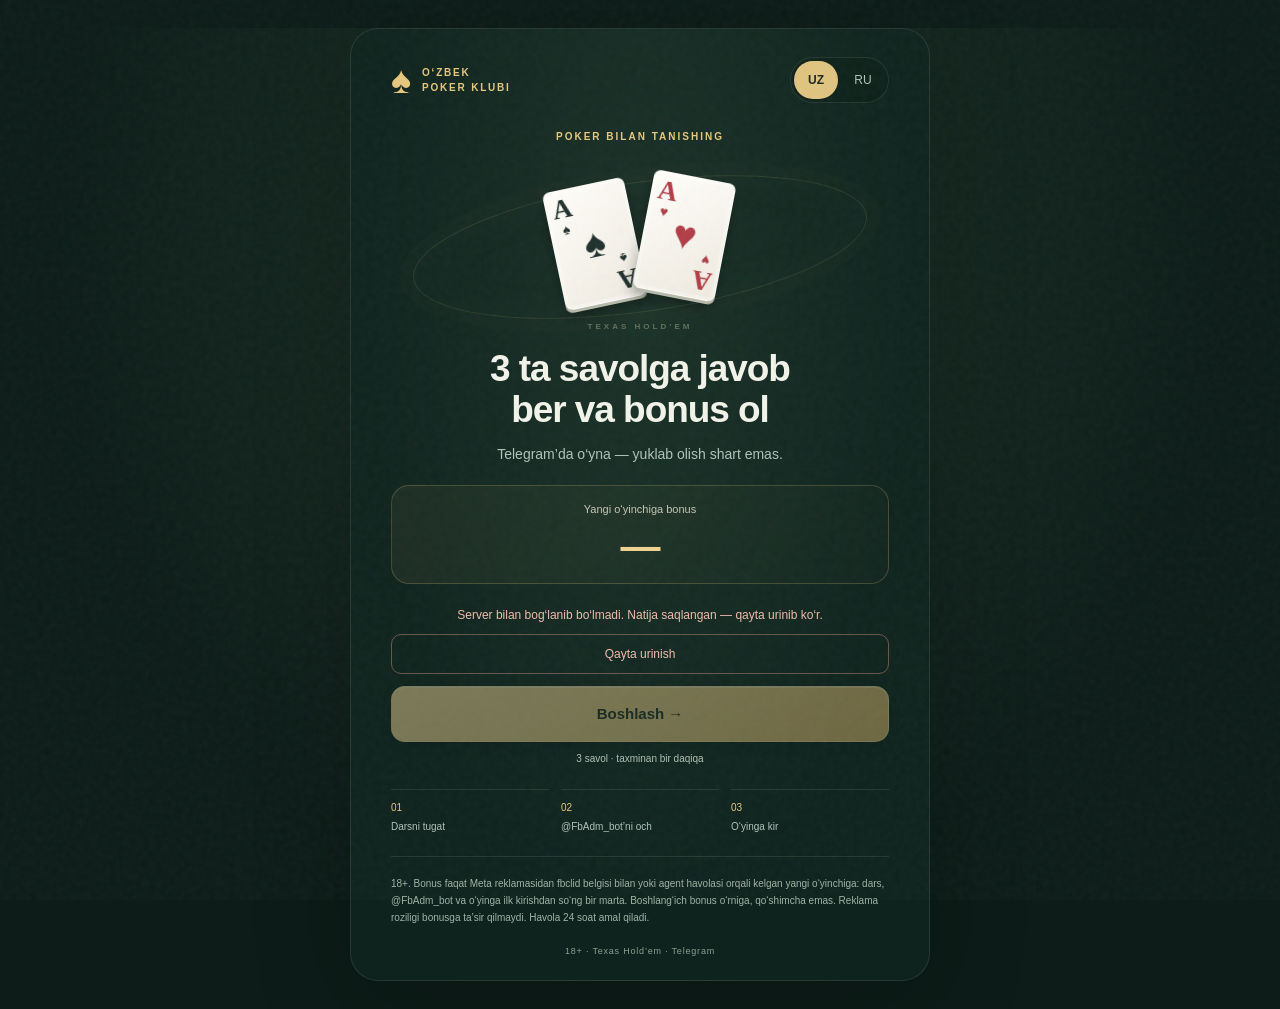
<file: landing/learn/index.html>
<!doctype html>
<html lang="uz">
<head>
  <meta charset="utf-8">
  <meta name="viewport" content="width=device-width,initial-scale=1,viewport-fit=cover">
  <meta name="referrer" content="no-referrer">
  <meta name="traffic-api" content="https://game.sekagames.org">
  <meta name="theme-color" content="#102520">
  <title>Poker · O‘rganing va boshlang</title>
  <link rel="stylesheet" href="./learn.css?v=20261026-consent">
  <script type="module" src="./learn.js?v=20261026-consent"></script>
</head>
<body>
<main class="app">
  <header class="app-header">
    <a class="brand" href="#" id="home"><span class="brand-suit" aria-hidden="true">♠</span><span>O‘ZBEK<br>POKER KLUBI</span></a>
    <nav class="language" aria-label="Language"><button data-lang="uz-Latn" aria-pressed="true">UZ</button><button data-lang="ru" aria-pressed="false">RU</button></nav>
  </header>
  <p id="local-notice" hidden></p>
  <div class="journey-header">
    <p class="eyebrow" id="eyebrow"></p>
    <div id="progress" class="progress" hidden>
      <span id="progress-label"></span>
      <div id="progress-meter" role="progressbar" aria-valuemin="0" aria-valuemax="3" aria-valuenow="0"><span id="progress-bars" aria-hidden="true"></span></div>
    </div>
  </div>
  <div class="screen-stage" id="screen-stage">
    <section id="hero" class="screen hero" aria-labelledby="title">
      <div class="hero-art" aria-hidden="true"><div class="table-ring"></div><div class="card-row hero-cards" id="hero-cards"></div><span class="art-caption">TEXAS HOLD’EM</span></div>
      <h1 id="title" tabindex="-1"></h1>
      <p class="lead" id="intro"></p>
      <div class="reward"><span id="reward-label"></span><div><strong id="amount">—</strong></div></div>
      <section class="advertising-choice" id="advertising-choice" hidden aria-labelledby="advertising-title">
        <h2 id="advertising-title"></h2><p id="advertising-description"></p>
        <div><button id="advertising-accept" type="button"></button><button id="advertising-decline" type="button"></button></div>
      </section>
      <div class="navigation" id="navigation">
        <div class="error-state"><p id="error" role="alert"></p><button id="retry" class="retry" hidden></button></div>
        <div class="navigation-row"><button id="back" class="back" hidden><span aria-hidden="true">←</span><span id="back-label"></span></button><button class="primary" id="begin" disabled></button><span class="answer-action" id="answer-action" role="status" hidden></span><button class="primary" id="advance" hidden></button><a class="primary" id="bot" hidden></a></div>
        <p class="nav-hint" id="nav-hint"></p>
      </div>
      <ol class="steps" id="steps"></ol>
    </section>
    <section id="lesson" class="screen lesson" aria-labelledby="lesson-title" hidden>
      <div class="lesson-heading"><span class="chapter" id="chapter"></span><h1 id="lesson-title" tabindex="-1"></h1></div>
      <div class="card-table">
        <p class="table-caption" id="example-label"></p>
        <div class="card-row" id="example" role="group" aria-labelledby="example-label"></div>
        <div class="remaining"><span id="remaining-label"></span><div class="card-row small-cards" id="remaining-cards"></div></div>
      </div>
      <details class="hand-context" id="hand-context"><summary id="context-label"></summary><p id="lesson-description"></p></details>
      <h2 id="question"></h2>
      <div id="choices" class="choices" role="group" aria-labelledby="question"></div>
      <div class="feedback" id="feedback" role="status" aria-live="polite" aria-atomic="true"><strong id="feedback-title"></strong><p id="feedback-text"></p></div>
    </section>
    <section id="done" class="screen done" aria-labelledby="done-title" hidden>
      <div class="finish-art"><div class="table-ring"></div><div class="card-row finish-cards" id="done-cards" aria-hidden="true"></div><div class="complete" aria-hidden="true">✓</div></div>
      <p class="chapter" id="done-kicker"></p><h1 id="done-title" tabindex="-1"></h1><p class="lead" id="done-intro"></p>
      <div class="reward"><span id="ready-label"></span><div><strong id="done-amount"></strong> <span id="done-chips"></span></div></div>
      <p class="bonus-note" id="bonus-note"></p><p class="minor" id="bot-route"></p>
    </section>
  </div>
  <aside id="terms"></aside><button id="advertising-revoke" type="button" hidden></button><footer>18+ · Texas Hold’em · Telegram</footer>
</main>
</body>
</html>
</file>
<file: landing/learn/learn.css>
:root {
  color-scheme: dark;
  font-family: -apple-system, BlinkMacSystemFont, "Segoe UI", sans-serif;
  color: #f2f3e9;
  background: #0d1c18;
  --muted: #b2c3b9;
  --gold: #e7c77d;
  --line: #c5d2b91f;
  --radius: 18px;
}
* { box-sizing: border-box; }
body { margin: 0; background: radial-gradient(ellipse at 50% 22%, #32503d66, transparent 65%); }
body::before {
  content: ""; position: fixed; inset: 0; pointer-events: none; opacity: .17; z-index: 5;
  background-image: url("data:image/svg+xml,%3Csvg viewBox='0 0 180 180' xmlns='http://www.w3.org/2000/svg'%3E%3Cfilter id='n'%3E%3CfeTurbulence type='fractalNoise' baseFrequency='.76' numOctaves='3' stitchTiles='stitch'/%3E%3C/filter%3E%3Cpath fill='%23fff' opacity='.23' filter='url(%23n)' d='M0 0h180v180H0z'/%3E%3C/svg%3E");
}
button, a { -webkit-tap-highlight-color: transparent; }
button, a.primary { font-family: inherit; cursor: pointer; touch-action: manipulation; }
button { color: inherit; }
.app { max-width: 580px; margin: auto; padding: max(18px, env(safe-area-inset-top)) 22px calc(140px + env(safe-area-inset-bottom)); min-height: 100svh; position: relative; background: radial-gradient(ellipse at 50% 28%, #36544145, transparent 65%), #10251fe0; }
html { scroll-padding-bottom: 150px; }
.app-header { display: flex; align-items: center; justify-content: space-between; gap: 12px; min-height: 42px; }
.brand { display: flex; gap: 9px; align-items: center; color: var(--gold); text-decoration: none; font-size: 10px; font-weight: 800; letter-spacing: 1.8px; line-height: 1.5; }
.brand-suit { font: 38px Georgia, serif; line-height: 1; }
.language { display: flex; gap: 3px; padding: 3px; border: 1px solid var(--line); border-radius: 30px; background: #091b1455; }
.language button { min-width: 44px; min-height: 38px; border: 0; background: none; border-radius: 24px; font-size: 12px; color: var(--muted); }
.language [aria-pressed="true"] { background: #e1c481; color: #1c2b21; font-weight: 800; }
#local-notice { margin: 12px 0 0; font-size: 10px; line-height: 1.5; color: #b8c8bf; padding: 7px 10px; border: 1px dashed #a9bba32b; border-radius: 8px; }
.journey-header { padding: 18px 0 12px; min-height: 50px; }
.eyebrow, .chapter, .table-caption, .art-caption { text-transform: uppercase; letter-spacing: 2px; font-size: 10px; font-weight: 650; }
.eyebrow { text-align: center; margin: 0; color: var(--gold); }
.progress { display: flex; align-items: center; justify-content: space-between; gap: 16px; font-size: 11px; color: var(--muted); }
#progress-bars { display: flex; gap: 5px; }
#progress-bars i { display: block; width: 25px; height: 4px; border-radius: 4px; background: #b5c6b72b; }
#progress-bars i.passed { background: var(--gold); }
#progress-bars i.current { box-shadow: inset 0 0 0 1px #e7c77d99; }
.screen-stage { min-height: 510px; }
.screen { outline: none; }
.hero, .done { text-align: center; }
h1 { font-size: clamp(28px, 7.5vw, 37px); line-height: 1.12; letter-spacing: -1.05px; margin: 16px 0 12px; font-weight: 750; text-wrap: balance; }
.lead { color: var(--muted); line-height: 1.6; font-size: 14px; margin: 0 auto; max-width: 390px; text-wrap: pretty; }
.hero-art, .finish-art { position: relative; display: grid; place-items: center; height: 170px; isolation: isolate; }
.table-ring { position: absolute; width: 92%; height: 130px; border: 1px solid #d6bd7325; border-radius: 50%; transform: rotate(-8deg); box-shadow: 0 0 0 14px #d6bd7303, inset 0 0 55px #97c19d08; z-index: -1; }
.art-caption { color: #b6bc9875; position: absolute; bottom: 1px; font-size: 8px; letter-spacing: 3px; }
.card-row { display: flex; justify-content: center; gap: 7px; }
.playing-card { --tilt: 0deg; --lift: 0px; flex: 0 0 auto; position: relative; width: clamp(47px, 14.3vw, 62px); height: 84px; border-radius: 7px; color: #20312d; background: linear-gradient(145deg, #fffef9, #eeeae0); border: 1px solid #fff9; box-shadow: 0 3px 0 #b7baab, 0 8px 13px #0005, inset 0 0 0 3px #fff4; transform: translateY(var(--lift)) rotate(var(--tilt)); }
.playing-card.red { color: #b13e48; }
.card-corner { position: absolute; left: 6px; top: 5px; display: flex; align-items: center; flex-direction: column; font: 700 20px/1 Georgia, serif; }
.card-corner small { font-size: 14px; line-height: 1.1; }
.card-corner.bottom { inset: auto 6px 5px auto; transform: rotate(180deg); }
.card-pip { position: absolute; left: 50%; top: 50%; transform: translate(-50%, -50%); font: 29px/1 Georgia, serif; }
.playing-card.emphasis { --lift: -3px; outline: 1px solid #e7c77d95; outline-offset: 2px; }
.hero-cards { gap: 0; padding-bottom: 8px; }
.hero-cards .playing-card { width: 83px; height: 120px; --tilt: -12deg; }
.hero-cards .playing-card + .playing-card { --tilt: 11deg; --lift: -8px; margin-left: -10px; }
.hero-cards .card-corner { font-size: 27px; }.hero-cards .card-pip { font-size: 40px; }
.reward { padding: 15px; margin: 20px 0 12px; border: 1px solid #e7c77d37; border-radius: var(--radius); background: linear-gradient(120deg, #e3c88110, #e3c88103); }
.reward > span { display: block; color: #c5c6b2; font-size: 11px; line-height: 1.5; }
.reward > div { margin-top: 6px; display: flex; gap: 9px; align-items: baseline; justify-content: center; }
.reward strong { color: #f0d391; font-size: 40px; letter-spacing: -1px; line-height: 1.1; font-variant-numeric: tabular-nums; }
.reward div span { color: #d3c7a5; font-size: 14px; }
.steps { list-style: none; display: flex; gap: 12px; padding: 0; margin: 22px 0; counter-reset: steps; text-align: left; }
.steps li { flex: 1; color: var(--muted); font-size: 10px; line-height: 1.5; border-top: 1px solid var(--line); padding-top: 10px; overflow-wrap: anywhere; }
.steps li::before { counter-increment: steps; content: "0" counter(steps); display: block; color: var(--gold); font-size: 10px; margin-bottom: 4px; }
.lesson-heading { text-align: center; min-height: 70px; }
.chapter { color: var(--gold); font-size: 9px; }
.lesson h1 { font-size: 29px; margin: 8px 0 16px; }
.card-table { padding: 16px 8px 12px; background: radial-gradient(ellipse, #47735b33, transparent 75%); border: 1px solid var(--line); border-radius: 24px; }
.table-caption { text-align: center; color: #bdc8b6; font-size: 8px; letter-spacing: 1.5px; margin: 0 0 13px; }
.remaining { display: flex; align-items: center; justify-content: center; gap: 12px; margin-top: 14px; }
.remaining > span { font-size: 10px; color: var(--muted); max-width: 100px; }
.small-cards { gap: 6px; }
.small-cards .playing-card { width: 27px; height: 36px; border-radius: 4px; opacity: .73; box-shadow: 0 2px 0 #9baf9e, 0 4px 6px #0003; }
.small-cards .card-corner { font-size: 13px; top: 4px; left: 4px; }.small-cards small { font-size: 11px; }
.small-cards .card-pip, .small-cards .bottom { display: none; }
.hand-context { color: var(--muted); margin: 8px 0 10px; font-size: 11px; line-height: 1.65; }
.hand-context summary { cursor: pointer; padding: 6px 0; min-height: 30px; text-align: center; }
.hand-context p { margin: 4px 0 8px; padding: 0 4px; }
h2 { font-size: 14px; line-height: 1.5; font-weight: 650; margin: 0 0 12px; text-align: center; text-wrap: balance; }
.choices { display: grid; gap: 8px; }
.choices button { display: flex; align-items: center; gap: 12px; width: 100%; text-align: left; min-height: 50px; padding: 10px 13px; border: 1px solid #b5c6b72b; border-radius: 12px; background: #0b201cb3; font-size: 14px; font-weight: 600; }
.choice-index { width: 24px; height: 24px; flex-shrink: 0; border: 1px solid #b5c6b735; border-radius: 50%; display: grid; place-items: center; color: #acbeb2; font-size: 10px; }
.choice-status { margin-left: auto; font-size: 10px; font-weight: 500; text-align: right; }
.choices [data-state="selected"] { border-color: var(--gold); background: #dfc07713; }
.choices [data-state="selected"] .choice-index { border-color: var(--gold); color: var(--gold); }
.choices [data-state="correct"] { border-color: #8fcba7; background: #78be8d14; }
.choices [data-state="correct"] .choice-index { border-color: #8fcba7; color: #a8e0bd; }
.choices [data-state="incorrect"] { border-color: #c99180; background: #c5806910; }
.choices [data-state="incorrect"] .choice-index { border-color: #c99180; color: #efb6a3; }
.choices button:disabled { cursor: default; opacity: 1; }.choices button:disabled[data-state="idle"] { color: #91a69a; }
.feedback { border-left: 2px solid #8fcba7; padding: 0 0 0 12px; margin: 17px 0 8px; color: #c9dfce; min-height: 50px; }
.feedback:has(strong:empty) { visibility: hidden; margin-top: 10px; min-height: 0; }
.feedback strong { font-size: 12px; }.feedback p { color: var(--muted); font-size: 12px; line-height: 1.6; margin: 5px 0 0; }
.feedback[data-state="incorrect"] { border-color: #c99180; color: #efbfab; }
.navigation { position: fixed; bottom: 0; left: 50%; transform: translateX(-50%); width: min(calc(100% - 44px), 500px); z-index: 6; padding: 16px 0 max(10px, env(safe-area-inset-bottom)); background: linear-gradient(#10251f00, #10251f 15%); }
.hero .navigation { position: static; transform: none; width: 100%; padding: 4px 0 0; margin-top: 18px; background: none; }
.app[data-screen="hero"] { padding-bottom: max(24px, env(safe-area-inset-bottom)); }
.navigation-row { display: flex; gap: 10px; align-items: stretch; min-height: 56px; }
.answer-action { flex: 1; display: flex; align-items: center; justify-content: center; padding: 12px; font-size: 12px; line-height: 1.4; color: var(--muted); text-align: center; }
.primary { display: flex; justify-content: center; align-items: center; gap: 8px; flex: 1; width: 100%; min-height: 56px; padding: 14px 16px; border: 1px solid #f3dda099; border-radius: 14px; background: linear-gradient(145deg, #f0d898, #d5b369); color: #203025; font-size: 15px; font-weight: 750; text-align: center; text-decoration: none; box-shadow: inset 0 1px 0 #fff5, 0 4px 13px #0003; }
.back { display: flex; gap: 7px; align-items: center; justify-content: center; min-width: 86px; border: 1px solid #b5c6b735; border-radius: 14px; background: #182e25; padding: 12px; font-size: 12px; }
.back > span:first-child { font-size: 18px; }
.nav-hint { min-height: 16px; margin: 9px 0 0; color: #b1c0b3; text-align: center; font-size: 10px; line-height: 1.5; }
button:disabled { cursor: default; opacity: .48; }
.navigation[aria-busy="true"] button { cursor: wait; }
.finish-art { height: 174px; margin-top: 4px; }
.finish-cards { gap: 0; padding-bottom: 21px; }.finish-cards .playing-card { width: 49px; height: 72px; margin-left: -3px; }
.finish-cards .playing-card:nth-child(1) { --tilt: -14deg; --lift: 9px; }.finish-cards .playing-card:nth-child(2) { --tilt: -7deg; --lift: 1px; }
.finish-cards .playing-card:nth-child(4) { --tilt: 7deg; --lift: 1px; }.finish-cards .playing-card:nth-child(5) { --tilt: 14deg; --lift: 9px; }
.complete { position: absolute; bottom: 12px; width: 40px; height: 40px; display: grid; place-items: center; border: 1px solid #97cfae; border-radius: 50%; background: #28543c; color: #d5f1dd; box-shadow: 0 4px 18px #0004; font-size: 22px; }
.done h1 { margin-top: 12px; }.done .chapter { margin: 16px 0 0; }
.bonus-note { font-size: 12px; line-height: 1.6; color: #d0d4bd; margin: 18px 12px 12px; }
.minor { font-size: 11px; color: var(--muted); }
#error { color: #f1bcab; font-size: 12px; line-height: 1.5; margin: 0; }#error:not(:empty) { margin-bottom: 10px; }
.retry { background: transparent; border: 1px solid #c9918077; border-radius: 10px; width: 100%; padding: 12px; margin-bottom: 12px; color: #f1bcab; font-size: 12px; }
aside { font-size: 10px; line-height: 1.7; color: #a1b3a6; border-top: 1px solid var(--line); padding-top: 18px; margin-top: 18px; }
footer { font-size: 9px; text-align: center; color: #8b9f90; margin-top: 20px; letter-spacing: .8px; }
[hidden] { display: none !important; }:focus-visible { outline: 3px solid #c4e8c7; outline-offset: 4px; }
h1:focus { outline: none; }
@media (hover: hover) { .primary:not(:disabled):hover { filter: brightness(1.06); }.choices button:not(:disabled):hover { background: #bbd3b315; }.back:hover { border-color: var(--gold); } }
@media (min-width: 700px) { .app { margin: 28px auto; border: 1px solid var(--line); border-radius: 28px; padding: 28px 40px 140px; min-height: 0; box-shadow: 0 24px 100px #0003; }.screen-stage { min-height: 550px; }.playing-card { width: 75px; height: 107px; }.card-pip { font-size: 34px; }.card-table { padding-top: 22px; }.journey-header { padding: 28px 0 20px; } }
@media (max-width: 360px) { .app { padding-left: 16px; padding-right: 16px; }.playing-card { width: 47px; height: 72px; }.card-row { gap: 6px; }.card-corner { font-size: 17px; left: 4px; }.card-corner.bottom { right: 4px; }.card-pip { font-size: 24px; }.hero-art { height: 150px; }h1 { font-size: 28px; }.primary { font-size: 14px; }.brand { letter-spacing: 1px; }.back { min-width: 74px; padding: 10px; }.choice-status { font-size: 9px; } }
@media (prefers-reduced-motion: no-preference) {
  .screen.enter { animation: appear .26s ease-out both; }
  .screen.enter .playing-card { animation: deal .38s cubic-bezier(.2,.7,.2,1) both; animation-delay: calc(var(--index, 0) * 45ms); }
  .hero .hero-cards .playing-card { --stack-x: 37px; animation: welcome-deal 1.15s cubic-bezier(.2,.75,.2,1) both; animation-delay: calc(var(--index, 0) * 120ms); transform-origin: 50% 85%; }
  .hero .hero-cards .playing-card + .playing-card { --stack-x: -37px; }
  .primary, .choices button, .language button { transition: background-color .18s, border-color .18s; }
  @keyframes appear { from { opacity: .25; transform: translateY(5px); } to { opacity: 1; transform: none; } }
  @keyframes deal { from { opacity: 0; transform: translateY(10px) rotate(calc(var(--tilt) - 4deg)); } to { opacity: 1; transform: translateY(var(--lift)) rotate(var(--tilt)); } }
  @keyframes welcome-deal {
    0% { opacity: 0; transform: perspective(600px) translateX(var(--stack-x)) translateY(24px) rotateY(65deg) rotate(0deg) scale(.92); }
    30% { opacity: 1; transform: perspective(600px) translateX(var(--stack-x)) translateY(8px) rotateY(0deg) rotate(0deg) scale(1); }
    75% { opacity: 1; transform: translateY(calc(var(--lift) - 4px)) rotate(calc(var(--tilt) * 1.1)); }
    100% { opacity: 1; transform: translateY(var(--lift)) rotate(var(--tilt)); }
  }
}
/* The two consent choices have the same visual weight and touch target. */
.advertising-choice { margin: 24px 0; padding: 20px; border: 1px solid #718a79; border-radius: 18px; text-align: left; }
.advertising-choice h2 { font-size: 20px; margin: 0 0 12px; }
.advertising-choice p { font-size: 15px; line-height: 1.6; }
.advertising-choice > div { display: flex; flex-wrap: wrap; gap: 12px; }
.advertising-choice button { flex: 1 1 180px; min-height: 48px; padding: 12px; border: 1px solid #b7c4b9; border-radius: 12px; color: #fff; background: #1a392e; font: inherit; }
#advertising-revoke { padding: 12px; margin-block: 12px; border-radius: 12px; font: inherit; color: #fff; background: #1a392e; }
</file>
